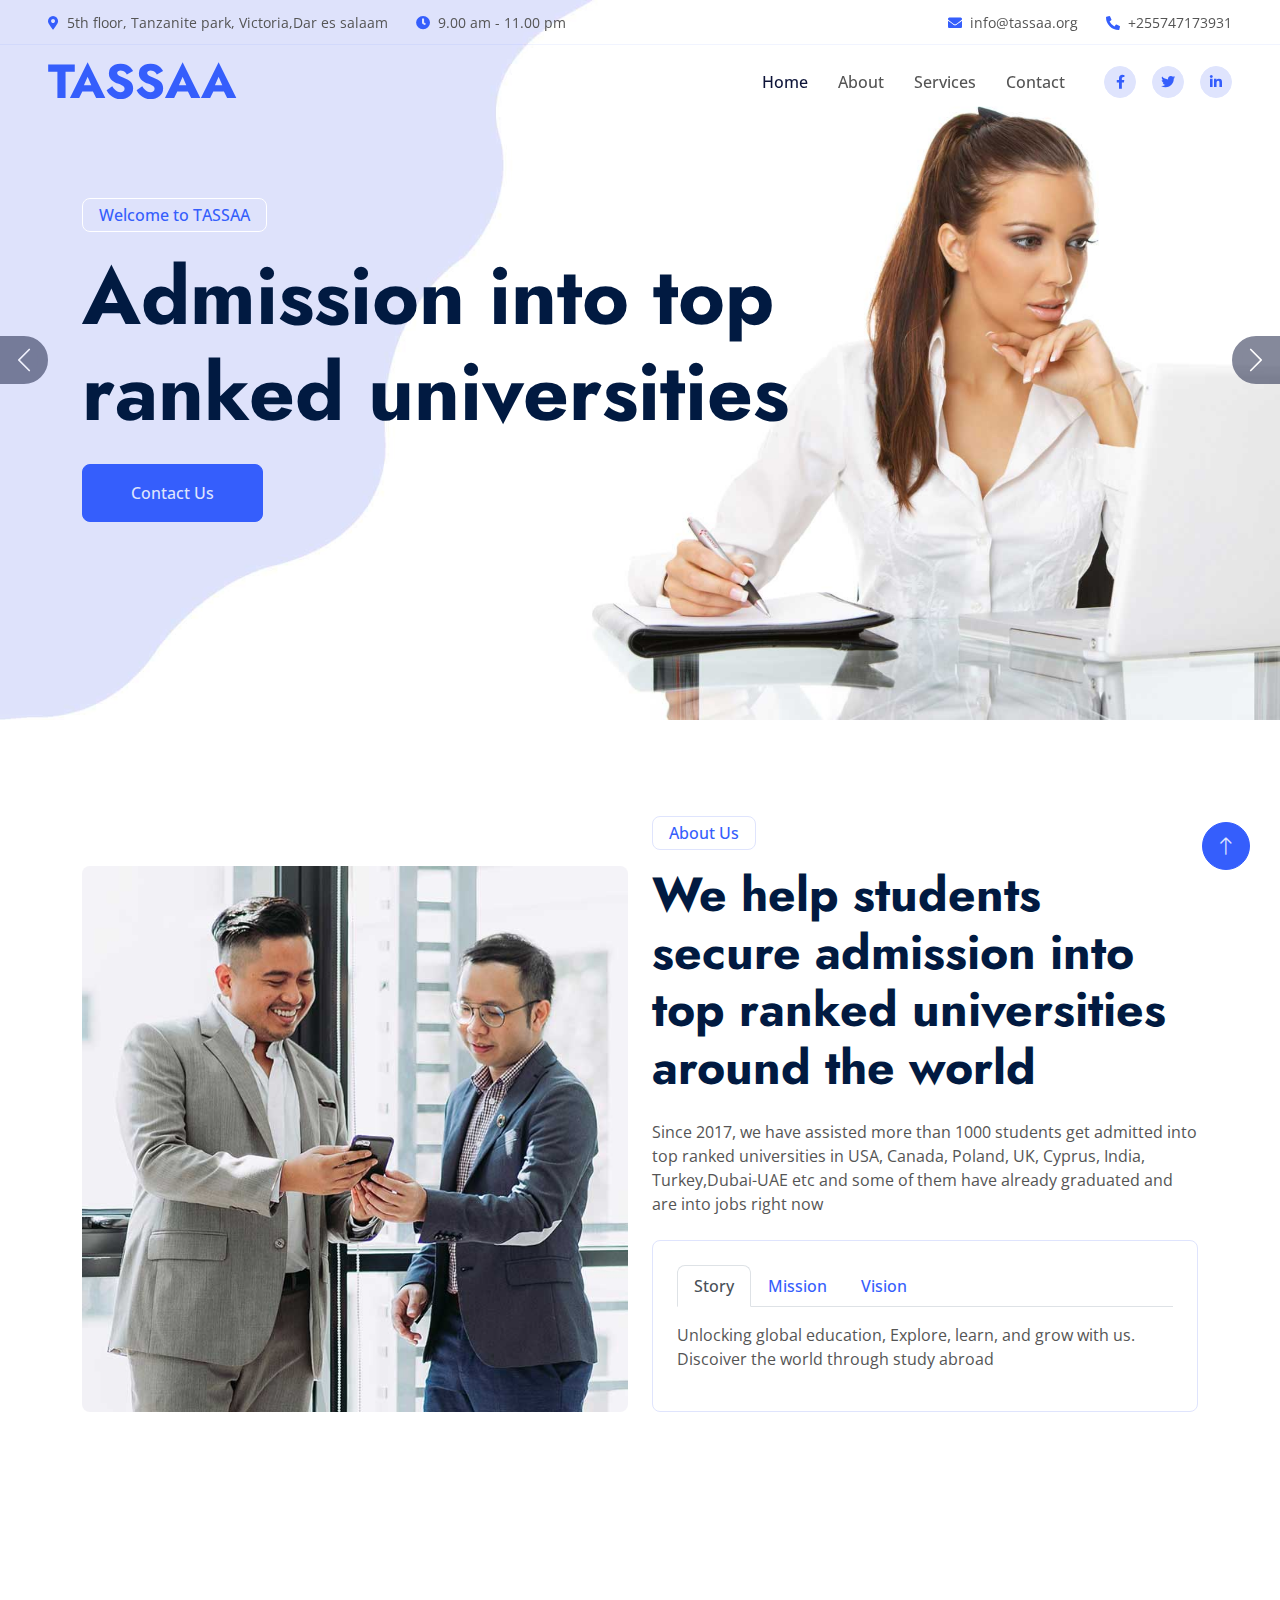
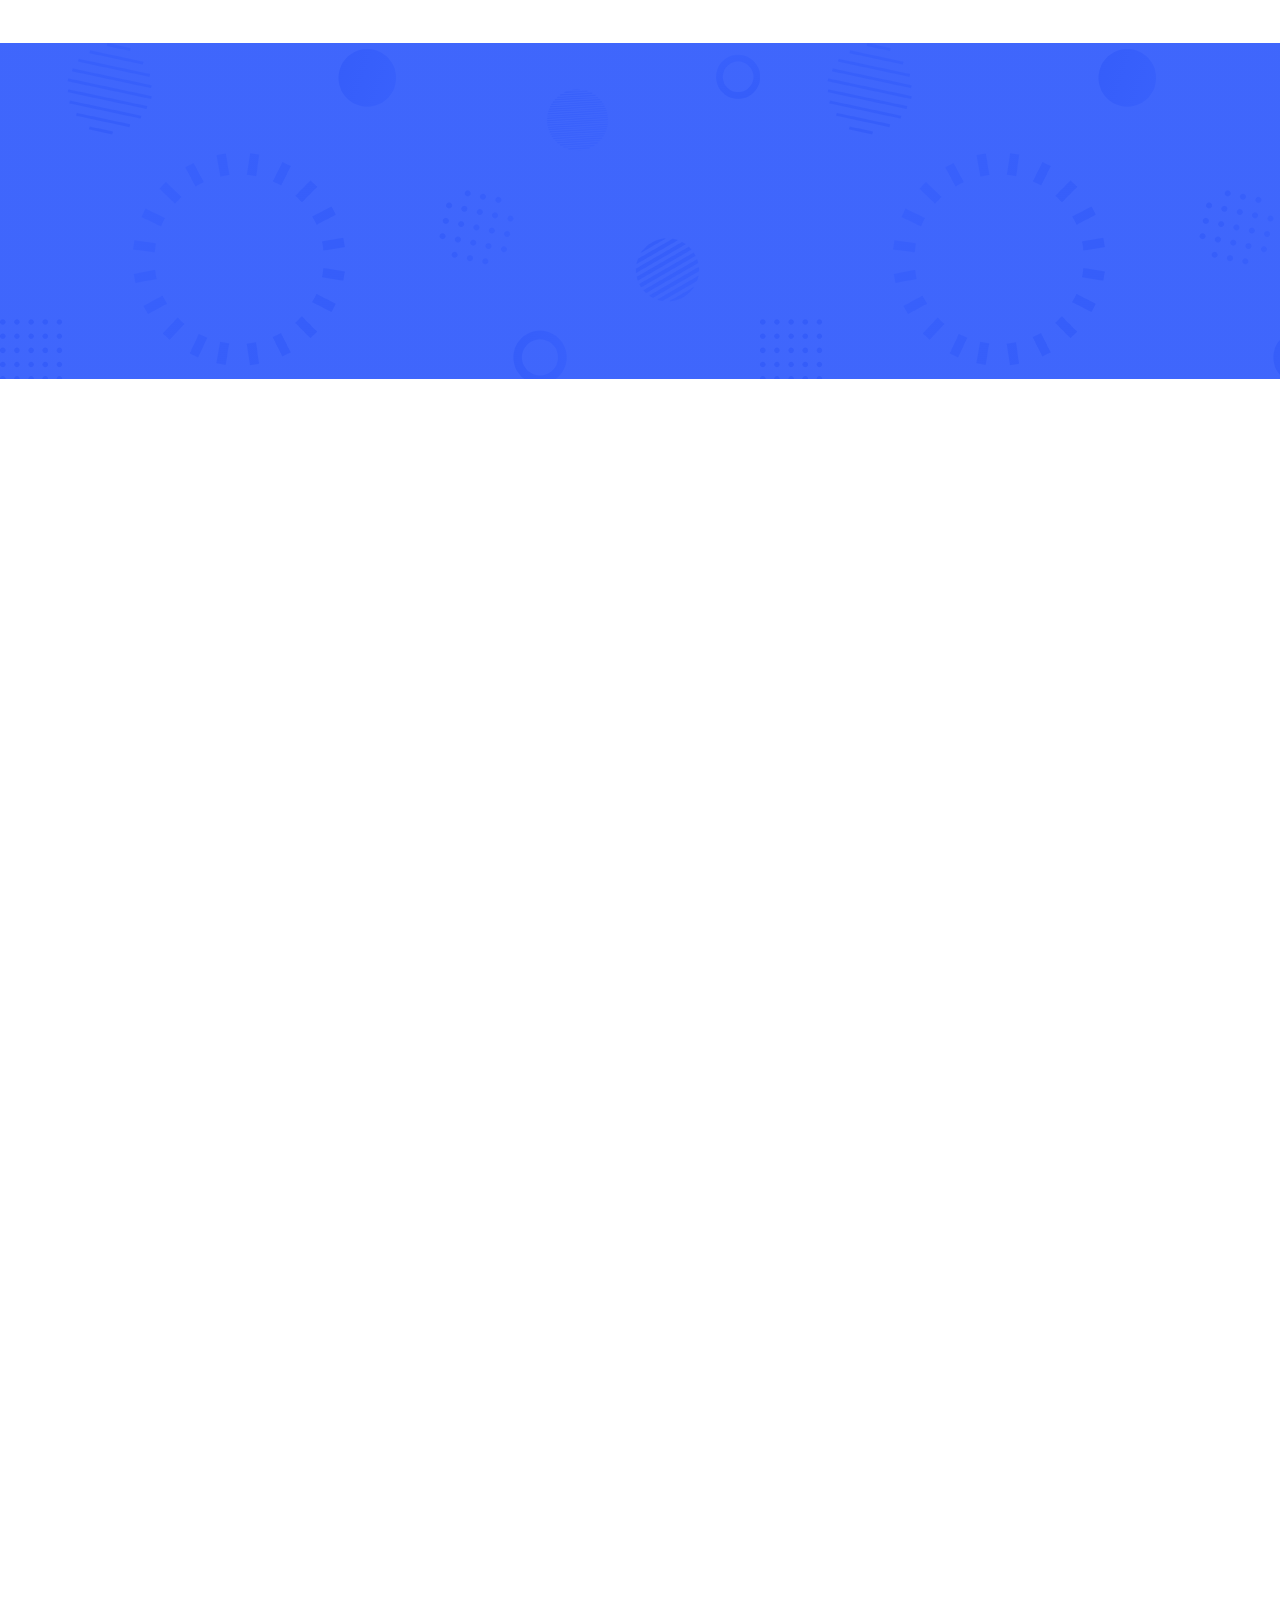
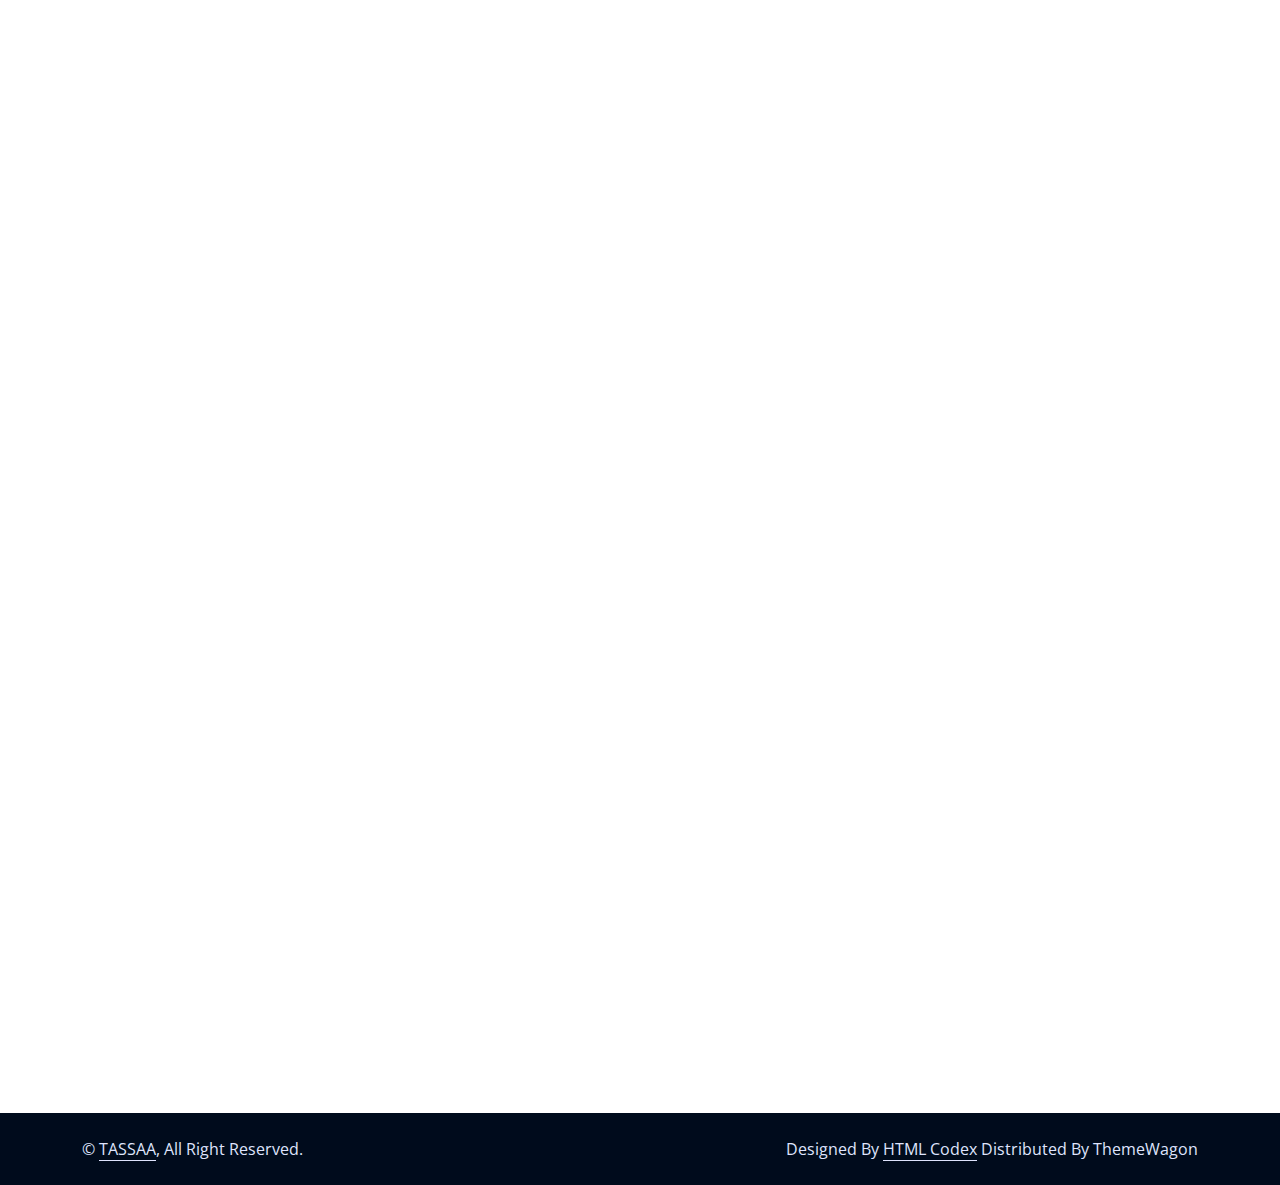
<file: index.html>
<!DOCTYPE html>
<html lang="en">

<head>
    <meta charset="utf-8">
    <title>TASSAA - Tanzania Students Study Abroad Association</title>
    <meta content="width=device-width, initial-scale=1.0" name="viewport">
    <meta content="" name="keywords">
    <meta content="" name="description">

    <!-- Favicon -->
    <link href="img/favicon.ico" rel="icon">

    <!-- Google Web Fonts -->
    <link rel="preconnect" href="https://fonts.googleapis.com">
    <link rel="preconnect" href="https://fonts.gstatic.com" crossorigin>
    <link
        href="https://fonts.googleapis.com/css2?family=Jost:wght@500;600;700&family=Open+Sans:wght@400;500&display=swap"
        rel="stylesheet">

    <!-- Icon Font Stylesheet -->
    <link href="https://cdnjs.cloudflare.com/ajax/libs/font-awesome/5.10.0/css/all.min.css" rel="stylesheet">
    <link href="https://cdn.jsdelivr.net/npm/bootstrap-icons@1.4.1/font/bootstrap-icons.css" rel="stylesheet">

    <!-- Libraries Stylesheet -->
    <link href="lib/animate/animate.min.css" rel="stylesheet">
    <link href="lib/owlcarousel/assets/owl.carousel.min.css" rel="stylesheet">

    <!-- Customized Bootstrap Stylesheet -->
    <link href="css/bootstrap.min.css" rel="stylesheet">

    <!-- Template Stylesheet -->
    <link href="css/style.css" rel="stylesheet">
</head>

<body>
    <!-- Spinner Start -->
    <div id="spinner"
        class="show bg-white position-fixed translate-middle w-100 vh-100 top-50 start-50 d-flex align-items-center justify-content-center">
        <div class="spinner-border text-primary" role="status" style="width: 3rem; height: 3rem;"></div>
    </div>
    <!-- Spinner End -->


    <!-- Navbar Start -->
    <div class="container-fluid fixed-top px-0 wow fadeIn" data-wow-delay="0.1s">
        <div class="top-bar row gx-0 align-items-center d-none d-lg-flex">
            <div class="col-lg-6 px-5 text-start">
                <small><i class="fa fa-map-marker-alt text-primary me-2"></i>5th floor, Tanzanite  park, Victoria,Dar es salaam</small>
                <small class="ms-4"><i class="fa fa-clock text-primary me-2"></i>9.00 am - 11.00 pm</small>
            </div>
            <div class="col-lg-6 px-5 text-end">
                <small><i class="fa fa-envelope text-primary me-2"></i>info@tassaa.org</small>
                <small class="ms-4"><i class="fa fa-phone-alt text-primary me-2"></i>+255747173931</small>
            </div>
        </div>

        <nav class="navbar navbar-expand-lg navbar-light py-lg-0 px-lg-5 wow fadeIn" data-wow-delay="0.1s">
            <a href="index.html" class="navbar-brand ms-4 ms-lg-0">
                <h1 class="display-5 text-primary m-0">TASSAA</h1>
            </a>
            <button type="button" class="navbar-toggler me-4" data-bs-toggle="collapse"
                data-bs-target="#navbarCollapse">
                <span class="navbar-toggler-icon"></span>
            </button>
            <div class="collapse navbar-collapse" id="navbarCollapse">
                <div class="navbar-nav ms-auto p-4 p-lg-0">
                    <a href="index.html" class="nav-item nav-link active">Home</a>
                    <a href="about.html" class="nav-item nav-link">About</a>
                    <a href="service.html" class="nav-item nav-link">Services</a>
                    <!-- <div class="nav-item dropdown">
                        <a href="#" class="nav-link dropdown-toggle" data-bs-toggle="dropdown">Pages</a>
                        <div class="dropdown-menu border-light m-0">
                            <a href="project.html" class="dropdown-item">Projects</a>
                            <a href="feature.html" class="dropdown-item">Features</a>
                            <a href="team.html" class="dropdown-item">Team Member</a>
                            <a href="testimonial.html" class="dropdown-item">Testimonial</a>
                            <a href="404.html" class="dropdown-item">404 Page</a>
                        </div>
                    </div> -->
                    <a href="contact.html" class="nav-item nav-link">Contact</a>
                </div>
                <div class="d-none d-lg-flex ms-2">
                    <a class="btn btn-light btn-sm-square rounded-circle ms-3" href="">
                        <small class="fab fa-facebook-f text-primary"></small>
                    </a>
                    <a class="btn btn-light btn-sm-square rounded-circle ms-3" href="">
                        <small class="fab fa-twitter text-primary"></small>
                    </a>
                    <a class="btn btn-light btn-sm-square rounded-circle ms-3" href="">
                        <small class="fab fa-linkedin-in text-primary"></small>
                    </a>
                </div>
            </div>
        </nav>
    </div>
    <!-- Navbar End -->


    <!-- Carousel Start -->
    <div class="container-fluid p-0 mb-5 wow fadeIn" data-wow-delay="0.1s">
        <div id="header-carousel" class="carousel slide carousel-fade" data-bs-ride="carousel">
            <div class="carousel-inner">
                <div class="carousel-item active">
                    <img class="w-100" src="img/carousel-1.jpg" alt="Image">
                    <div class="carousel-caption">
                        <div class="container">
                            <div class="row justify-content-start">
                                <div class="col-lg-8">
                                    <p
                                        class="d-inline-block border border-white rounded text-primary fw-semi-bold py-1 px-3 animated slideInDown">
                                        Welcome to TASSAA</p>
                                    <h1 class="display-1 mb-4 animated slideInDown">Admission into top ranked universities
                                    </h1>
                                    <a href="contact.html" class="btn btn-primary py-3 px-5 animated slideInDown">Contact Us</a>
                                </div>
                            </div>
                        </div>
                    </div>
                </div>
                <div class="carousel-item">
                    <img class="w-100" src="img/carousel-2.jpg" alt="Image">
                    <div class="carousel-caption">
                        <div class="container">
                            <div class="row justify-content-start">
                                <div class="col-lg-7">
                                    <p
                                        class="d-inline-block border border-white rounded text-primary fw-semi-bold py-1 px-3 animated slideInDown">
                                        Welcome to TASSAA</p>
                                    <h1 class="display-1 mb-4 animated slideInDown">Study anywhere in the world with us</h1>
                                    <a href="contact.html" class="btn btn-primary py-3 px-5 animated slideInDown">Contact Us</a>
                                </div>
                            </div>
                        </div>
                    </div>
                </div>
            </div>
            <button class="carousel-control-prev" type="button" data-bs-target="#header-carousel" data-bs-slide="prev">
                <span class="carousel-control-prev-icon" aria-hidden="true"></span>
                <span class="visually-hidden">Previous</span>
            </button>
            <button class="carousel-control-next" type="button" data-bs-target="#header-carousel" data-bs-slide="next">
                <span class="carousel-control-next-icon" aria-hidden="true"></span>
                <span class="visually-hidden">Next</span>
            </button>
        </div>
    </div>
    <!-- Carousel End -->


    <!-- About Start -->
    <div class="container-xxl py-5">
        <div class="container">
            <div class="row g-4 align-items-end mb-4">
                <div class="col-lg-6 wow fadeInUp" data-wow-delay="0.1s">
                    <img class="img-fluid rounded" src="img/about.jpg">
                </div>
                <div class="col-lg-6 wow fadeInUp" data-wow-delay="0.3s">
                    <p class="d-inline-block border rounded text-primary fw-semi-bold py-1 px-3">About Us</p>
                    <h1 class="display-5 mb-4">We help students secure admission into top ranked universities around the world</h1>
                    <p class="mb-4">Since 2017, we have assisted more than 1000 students get admitted into top ranked universities in USA, Canada, Poland, UK, Cyprus, India, Turkey,Dubai-UAE etc and some of them have already graduated and are into jobs right now
                    </p>
                    <div class="border rounded p-4">
                        <nav>
                            <div class="nav nav-tabs mb-3" id="nav-tab" role="tablist">
                                <button class="nav-link fw-semi-bold active" id="nav-story-tab" data-bs-toggle="tab"
                                    data-bs-target="#nav-story" type="button" role="tab" aria-controls="nav-story"
                                    aria-selected="true">Story</button>
                                <button class="nav-link fw-semi-bold" id="nav-mission-tab" data-bs-toggle="tab"
                                    data-bs-target="#nav-mission" type="button" role="tab" aria-controls="nav-mission"
                                    aria-selected="false">Mission</button>
                                <button class="nav-link fw-semi-bold" id="nav-vision-tab" data-bs-toggle="tab"
                                    data-bs-target="#nav-vision" type="button" role="tab" aria-controls="nav-vision"
                                    aria-selected="false">Vision</button>
                            </div>
                        </nav>
                        <div class="tab-content" id="nav-tabContent">
                            <div class="tab-pane fade show active" id="nav-story" role="tabpanel"
                                aria-labelledby="nav-story-tab">
                                <p>Unlocking global education, Explore, learn, and grow with us. Discoiver the world through study abroad</p>
<!--                                <p class="mb-0">Diam dolor diam ipsum et tempor sit. Aliqu diam amet diam et eos labore.-->
<!--                                    Clita erat ipsum et lorem et sit</p>-->
                            </div>
                            <div class="tab-pane fade" id="nav-mission" role="tabpanel"
                                aria-labelledby="nav-mission-tab">
                                <p>Increase the percentage of educated people and opportunities for the betterment of our nation at large</p>
<!--                                <p class="mb-0">Diam dolor diam ipsum et tempor sit. Aliqu diam amet diam et eos labore.-->
<!--                                    Clita erat ipsum et lorem et sit</p>-->
                            </div>
                            <div class="tab-pane fade" id="nav-vision" role="tabpanel" aria-labelledby="nav-vision-tab">
                                <p>We envision a nation where every citizen benefits from education both directly and indirectly.</p>
<!--                                <p class="mb-0">Diam dolor diam ipsum et tempor sit. Aliqu diam amet diam et eos labore.-->
<!--                                    Clita erat ipsum et lorem et sit</p>-->
                            </div>
                        </div>
                    </div>
                </div>
            </div>
            <div class="border rounded p-4 wow fadeInUp" data-wow-delay="0.1s">
                <div class="row g-4">
                    <div class="col-lg-4 wow fadeIn" data-wow-delay="0.1s">
                        <div class="h-100">
                            <div class="d-flex">
                                <div class="flex-shrink-0 btn-lg-square rounded-circle bg-primary">
                                    <i class="fa fa-times text-white"></i>
                                </div>
                                <div class="ps-3">
                                    <h4>No Hidden Cost</h4>
                                    <span>Pay tution  fee, hostels & ticket only</span>
                                </div>
                                <div class="border-end d-none d-lg-block"></div>
                            </div>
                            <div class="border-bottom mt-4 d-block d-lg-none"></div>
                        </div>
                    </div>
                    <div class="col-lg-4 wow fadeIn" data-wow-delay="0.3s">
                        <div class="h-100">
                            <div class="d-flex">
                                <div class="flex-shrink-0 btn-lg-square rounded-circle bg-primary">
                                    <i class="fa fa-users text-white"></i>
                                </div>
                                <div class="ps-3">
                                    <h4>High experience team</h4>
                                    <span>Best career guidance & counselling</span>
                                </div>
                                <div class="border-end d-none d-lg-block"></div>
                            </div>
                            <div class="border-bottom mt-4 d-block d-lg-none"></div>
                        </div>
                    </div>
                    <div class="col-lg-4 wow fadeIn" data-wow-delay="0.5s">
                        <div class="h-100">
                            <div class="d-flex">
                                <div class="flex-shrink-0 btn-lg-square rounded-circle bg-primary">
                                    <i class="fa fa-phone text-white"></i>
                                </div>
                                <div class="ps-3">
                                    <h4>Fast services</h4>
                                    <span>Travel in 5 - 30 days after application</span>
                                </div>
                            </div>
                        </div>
                    </div>
                </div>
            </div>
        </div>
    </div>
    <!-- About End -->


<!--    &lt;!&ndash; Facts Start &ndash;&gt;-->
<!--    <div class="container-fluid facts my-5 py-5">-->
<!--        <div class="container py-5">-->
<!--            <div class="row g-5">-->
<!--                <div class="col-sm-6 col-lg-3 text-center wow fadeIn" data-wow-delay="0.1s">-->
<!--                    <i class="fa fa-users fa-3x text-white mb-3"></i>-->
<!--                    <h1 class="display-4 text-white" data-toggle="counter-up">1000</h1>-->
<!--                    <span class="fs-5 text-white">Happy Students</span>-->
<!--                    <hr class="bg-white w-25 mx-auto mb-0">-->
<!--                </div>-->
<!--                <div class="col-sm-6 col-lg-3 text-center wow fadeIn" data-wow-delay="0.3s">-->
<!--                    <i class="fa fa-check fa-3x text-white mb-3"></i>-->
<!--                    <h1 class="display-4 text-white" data-toggle="counter-up">90</h1>-->
<!--                    <span class="fs-5 text-white">University  Partners</span>-->
<!--                    <hr class="bg-white w-25 mx-auto mb-0">-->
<!--                </div>-->
<!--                <div class="col-sm-6 col-lg-3 text-center wow fadeIn" data-wow-delay="0.5s">-->
<!--                    <i class="fa fa-users-cog fa-3x text-white mb-3"></i>-->
<!--                    <h1 class="display-4 text-white" data-toggle="counter-up">1500</h1>-->
<!--                    <span class="fs-5 text-white">Courses</span>-->
<!--                    <hr class="bg-white w-25 mx-auto mb-0">-->
<!--                </div>-->
<!--                <div class="col-sm-6 col-lg-3 text-center wow fadeIn" data-wow-delay="0.7s">-->
<!--                    <i class="fa fa-award fa-3x text-white mb-3"></i>-->
<!--                    <h1 class="display-4 text-white" data-toggle="counter-up">25</h1>-->
<!--                    <span class="fs-5 text-white">Awards Achieved</span>-->
<!--                    <hr class="bg-white w-25 mx-auto mb-0">-->
<!--                </div>-->
<!--            </div>-->
<!--        </div>-->
<!--    </div>-->
<!--    &lt;!&ndash; Facts End &ndash;&gt;-->


<!--    &lt;!&ndash; Features Start &ndash;&gt;-->
<!--    <div class="container-xxl feature py-5">-->
<!--        <div class="container">-->
<!--            <div class="row g-5 align-items-center">-->
<!--                <div class="col-lg-6 wow fadeInUp" data-wow-delay="0.1s">-->
<!--                    <p class="d-inline-block border rounded text-primary fw-semi-bold py-1 px-3">Why Choosing Us!</p>-->
<!--                    <h1 class="display-5 mb-4">Few Reasons Why People Choosing Us!</h1>-->
<!--                    <p class="mb-4">Tempor erat elitr rebum at clita. Diam dolor diam ipsum sit. Aliqu diam amet diam et-->
<!--                        eos. Clita erat ipsum et lorem et sit, sed stet lorem sit clita duo justo magna dolore erat amet-->
<!--                    </p>-->
<!--                    <a class="btn btn-primary py-3 px-5" href="">Explore More</a>-->
<!--                </div>-->
<!--                <div class="col-lg-6">-->
<!--                    <div class="row g-4 align-items-center">-->
<!--                        <div class="col-md-6">-->
<!--                            <div class="row g-4">-->
<!--                                <div class="col-12 wow fadeIn" data-wow-delay="0.3s">-->
<!--                                    <div class="feature-box border rounded p-4">-->
<!--                                        <i class="fa fa-check fa-3x text-primary mb-3"></i>-->
<!--                                        <h4 class="mb-3">Fast Executions</h4>-->
<!--                                        <p class="mb-3">Clita erat ipsum et lorem et sit, sed stet lorem sit clita duo-->
<!--                                            justo erat amet</p>-->
<!--                                        <a class="fw-semi-bold" href="">Read More <i-->
<!--                                                class="fa fa-arrow-right ms-1"></i></a>-->
<!--                                    </div>-->
<!--                                </div>-->
<!--                                <div class="col-12 wow fadeIn" data-wow-delay="0.5s">-->
<!--                                    <div class="feature-box border rounded p-4">-->
<!--                                        <i class="fa fa-check fa-3x text-primary mb-3"></i>-->
<!--                                        <h4 class="mb-3">Guide & Support</h4>-->
<!--                                        <p class="mb-3">Clita erat ipsum et lorem et sit, sed stet lorem sit clita duo-->
<!--                                            justo erat amet</p>-->
<!--                                        <a class="fw-semi-bold" href="">Read More <i-->
<!--                                                class="fa fa-arrow-right ms-1"></i></a>-->
<!--                                    </div>-->
<!--                                </div>-->
<!--                            </div>-->
<!--                        </div>-->
<!--                        <div class="col-md-6 wow fadeIn" data-wow-delay="0.7s">-->
<!--                            <div class="feature-box border rounded p-4">-->
<!--                                <i class="fa fa-check fa-3x text-primary mb-3"></i>-->
<!--                                <h4 class="mb-3">Financial Secure</h4>-->
<!--                                <p class="mb-3">Clita erat ipsum et lorem et sit, sed stet lorem sit clita duo justo-->
<!--                                    erat amet</p>-->
<!--                                <a class="fw-semi-bold" href="">Read More <i class="fa fa-arrow-right ms-1"></i></a>-->
<!--                            </div>-->
<!--                        </div>-->
<!--                    </div>-->
<!--                </div>-->
<!--            </div>-->
<!--        </div>-->
<!--    </div>-->
<!--    &lt;!&ndash; Features End &ndash;&gt;-->


<!--    &lt;!&ndash; Service Start &ndash;&gt;-->
<!--    <div class="container-xxl service py-5">-->
<!--        <div class="container">-->
<!--            <div class="text-center mx-auto wow fadeInUp" data-wow-delay="0.1s" style="max-width: 600px;">-->
<!--                <p class="d-inline-block border rounded text-primary fw-semi-bold py-1 px-3">Our Services</p>-->
<!--                <h1 class="display-5 mb-5">Awesome Financial Services For Business</h1>-->
<!--            </div>-->
<!--            <div class="row g-4 wow fadeInUp" data-wow-delay="0.3s">-->
<!--                <div class="col-lg-4">-->
<!--                    <div class="nav nav-pills d-flex justify-content-between w-100 h-100 me-4">-->
<!--                        <button class="nav-link w-100 d-flex align-items-center text-start border p-4 mb-4 active"-->
<!--                            data-bs-toggle="pill" data-bs-target="#tab-pane-1" type="button">-->
<!--                            <h5 class="m-0"><i class="fa fa-bars text-primary me-3"></i>Financial Planning</h5>-->
<!--                        </button>-->
<!--                        <button class="nav-link w-100 d-flex align-items-center text-start border p-4 mb-4"-->
<!--                            data-bs-toggle="pill" data-bs-target="#tab-pane-2" type="button">-->
<!--                            <h5 class="m-0"><i class="fa fa-bars text-primary me-3"></i>Cash Investment</h5>-->
<!--                        </button>-->
<!--                        <button class="nav-link w-100 d-flex align-items-center text-start border p-4 mb-4"-->
<!--                            data-bs-toggle="pill" data-bs-target="#tab-pane-3" type="button">-->
<!--                            <h5 class="m-0"><i class="fa fa-bars text-primary me-3"></i>Financial Consultancy</h5>-->
<!--                        </button>-->
<!--                        <button class="nav-link w-100 d-flex align-items-center text-start border p-4 mb-0"-->
<!--                            data-bs-toggle="pill" data-bs-target="#tab-pane-4" type="button">-->
<!--                            <h5 class="m-0"><i class="fa fa-bars text-primary me-3"></i>Business Loans</h5>-->
<!--                        </button>-->
<!--                    </div>-->
<!--                </div>-->
<!--                <div class="col-lg-8">-->
<!--                    <div class="tab-content w-100">-->
<!--                        <div class="tab-pane fade show active" id="tab-pane-1">-->
<!--                            <div class="row g-4">-->
<!--                                <div class="col-md-6" style="min-height: 350px;">-->
<!--                                    <div class="position-relative h-100">-->
<!--                                        <img class="position-absolute rounded w-100 h-100" src="img/service-1.jpg"-->
<!--                                            style="object-fit: cover;" alt="">-->
<!--                                    </div>-->
<!--                                </div>-->
<!--                                <div class="col-md-6">-->
<!--                                    <h3 class="mb-4">25 Years Of Experience In Financial Support</h3>-->
<!--                                    <p class="mb-4">Tempor erat elitr rebum at clita. Diam dolor diam ipsum sit. Aliqu-->
<!--                                        diam amet diam et eos. Clita erat ipsum et lorem et sit, sed stet lorem sit-->
<!--                                        clita duo justo erat amet.</p>-->
<!--                                    <p><i class="fa fa-check text-primary me-3"></i>Secured Loans</p>-->
<!--                                    <p><i class="fa fa-check text-primary me-3"></i>Credit Facilities</p>-->
<!--                                    <p><i class="fa fa-check text-primary me-3"></i>Cash Advanced</p>-->
<!--                                    <a href="" class="btn btn-primary py-3 px-5 mt-3">Read More</a>-->
<!--                                </div>-->
<!--                            </div>-->
<!--                        </div>-->
<!--                        <div class="tab-pane fade" id="tab-pane-2">-->
<!--                            <div class="row g-4">-->
<!--                                <div class="col-md-6" style="min-height: 350px;">-->
<!--                                    <div class="position-relative h-100">-->
<!--                                        <img class="position-absolute rounded w-100 h-100" src="img/service-2.jpg"-->
<!--                                            style="object-fit: cover;" alt="">-->
<!--                                    </div>-->
<!--                                </div>-->
<!--                                <div class="col-md-6">-->
<!--                                    <h3 class="mb-4">25 Years Of Experience In Financial Support</h3>-->
<!--                                    <p class="mb-4">Tempor erat elitr rebum at clita. Diam dolor diam ipsum sit. Aliqu-->
<!--                                        diam amet diam et eos. Clita erat ipsum et lorem et sit, sed stet lorem sit-->
<!--                                        clita duo justo erat amet.</p>-->
<!--                                    <p><i class="fa fa-check text-primary me-3"></i>Secured Loans</p>-->
<!--                                    <p><i class="fa fa-check text-primary me-3"></i>Credit Facilities</p>-->
<!--                                    <p><i class="fa fa-check text-primary me-3"></i>Cash Advanced</p>-->
<!--                                    <a href="" class="btn btn-primary py-3 px-5 mt-3">Read More</a>-->
<!--                                </div>-->
<!--                            </div>-->
<!--                        </div>-->
<!--                        <div class="tab-pane fade" id="tab-pane-3">-->
<!--                            <div class="row g-4">-->
<!--                                <div class="col-md-6" style="min-height: 350px;">-->
<!--                                    <div class="position-relative h-100">-->
<!--                                        <img class="position-absolute rounded w-100 h-100" src="img/service-3.jpg"-->
<!--                                            style="object-fit: cover;" alt="">-->
<!--                                    </div>-->
<!--                                </div>-->
<!--                                <div class="col-md-6">-->
<!--                                    <h3 class="mb-4">25 Years Of Experience In Financial Support</h3>-->
<!--                                    <p class="mb-4">Tempor erat elitr rebum at clita. Diam dolor diam ipsum sit. Aliqu-->
<!--                                        diam amet diam et eos. Clita erat ipsum et lorem et sit, sed stet lorem sit-->
<!--                                        clita duo justo erat amet.</p>-->
<!--                                    <p><i class="fa fa-check text-primary me-3"></i>Secured Loans</p>-->
<!--                                    <p><i class="fa fa-check text-primary me-3"></i>Credit Facilities</p>-->
<!--                                    <p><i class="fa fa-check text-primary me-3"></i>Cash Advanced</p>-->
<!--                                    <a href="" class="btn btn-primary py-3 px-5 mt-3">Read More</a>-->
<!--                                </div>-->
<!--                            </div>-->
<!--                        </div>-->
<!--                        <div class="tab-pane fade" id="tab-pane-4">-->
<!--                            <div class="row g-4">-->
<!--                                <div class="col-md-6" style="min-height: 350px;">-->
<!--                                    <div class="position-relative h-100">-->
<!--                                        <img class="position-absolute rounded w-100 h-100" src="img/service-4.jpg"-->
<!--                                            style="object-fit: cover;" alt="">-->
<!--                                    </div>-->
<!--                                </div>-->
<!--                                <div class="col-md-6">-->
<!--                                    <h3 class="mb-4">25 Years Of Experience In Financial Support</h3>-->
<!--                                    <p class="mb-4">Tempor erat elitr rebum at clita. Diam dolor diam ipsum sit. Aliqu-->
<!--                                        diam amet diam et eos. Clita erat ipsum et lorem et sit, sed stet lorem sit-->
<!--                                        clita duo justo erat amet.</p>-->
<!--                                    <p><i class="fa fa-check text-primary me-3"></i>Secured Loans</p>-->
<!--                                    <p><i class="fa fa-check text-primary me-3"></i>Credit Facilities</p>-->
<!--                                    <p><i class="fa fa-check text-primary me-3"></i>Cash Advanced</p>-->
<!--                                    <a href="" class="btn btn-primary py-3 px-5 mt-3">Read More</a>-->
<!--                                </div>-->
<!--                            </div>-->
<!--                        </div>-->
<!--                    </div>-->
<!--                </div>-->
<!--            </div>-->
<!--        </div>-->
<!--    </div>-->
<!--    &lt;!&ndash; Service End &ndash;&gt;-->


    <!-- Callback Start -->
    <div class="container-fluid callback my-5 pt-5">
        <div class="container pt-5">
            <div class="row justify-content-center">
                <div class="col-lg-7">
                    <div class="bg-white border rounded p-4 p-sm-5 wow fadeInUp" data-wow-delay="0.5s">
                        <div class="text-center mx-auto wow fadeInUp" data-wow-delay="0.1s" style="max-width: 600px;">
                            <p class="d-inline-block border rounded text-primary fw-semi-bold py-1 px-3">Get In Touch
                            </p>
                            <h1 class="display-5 mb-5">Request A Call-Back</h1>
                        </div>
                        <div class="row g-3">
                            <div class="col-sm-6">
                                <div class="form-floating">
                                    <input type="text" class="form-control" id="name" placeholder="Your Name">
                                    <label for="name">Your Name</label>
                                </div>
                            </div>
                            <div class="col-sm-6">
                                <div class="form-floating">
                                    <input type="email" class="form-control" id="mail" placeholder="Your Email">
                                    <label for="mail">Your Email</label>
                                </div>
                            </div>
                            <div class="col-sm-6">
                                <div class="form-floating">
                                    <input type="text" class="form-control" id="mobile" placeholder="Your Mobile">
                                    <label for="mobile">Your Mobile</label>
                                </div>
                            </div>
                            <div class="col-sm-6">
                                <div class="form-floating">
                                    <input type="text" class="form-control" id="subject" placeholder="Subject">
                                    <label for="subject">Subject</label>
                                </div>
                            </div>
                            <div class="col-12">
                                <div class="form-floating">
                                    <textarea class="form-control" placeholder="Leave a message here" id="message"
                                        style="height: 100px"></textarea>
                                    <label for="message">Message</label>
                                </div>
                            </div>
                            <div class="col-12 text-center">
                                <button class="btn btn-primary w-100 py-3" type="submit">Submit Now</button>
                            </div>
                        </div>
                    </div>
                </div>
            </div>
        </div>
    </div>
    <!-- Callback End -->


    <!-- Projects Start -->
    <!-- <div class="container-xxl py-5">
        <div class="container">
            <div class="text-center mx-auto wow fadeInUp" data-wow-delay="0.1s" style="max-width: 600px;">
                <p class="d-inline-block border rounded text-primary fw-semi-bold py-1 px-3">Our Projects</p>
                <h1 class="display-5 mb-5">We Have Completed Latest Projects</h1>
            </div>
            <div class="owl-carousel project-carousel wow fadeInUp" data-wow-delay="0.3s">
                <div class="project-item pe-5 pb-5">
                    <div class="project-img mb-3">
                        <img class="img-fluid rounded" src="img/service-1.jpg" alt="">
                        <a href=""><i class="fa fa-link fa-3x text-primary"></i></a>
                    </div>
                    <div class="project-title">
                        <h4 class="mb-0">Financial Planning</h4>
                    </div>
                </div>
                <div class="project-item pe-5 pb-5">
                    <div class="project-img mb-3">
                        <img class="img-fluid rounded" src="img/service-2.jpg" alt="">
                        <a href=""><i class="fa fa-link fa-3x text-primary"></i></a>
                    </div>
                    <div class="project-title">
                        <h4 class="mb-0">Cash Investment</h4>
                    </div>
                </div>
                <div class="project-item pe-5 pb-5">
                    <div class="project-img mb-3">
                        <img class="img-fluid rounded" src="img/service-3.jpg" alt="">
                        <a href=""><i class="fa fa-link fa-3x text-primary"></i></a>
                    </div>
                    <div class="project-title">
                        <h4 class="mb-0">Financial Consultancy</h4>
                    </div>
                </div>
                <div class="project-item pe-5 pb-5">
                    <div class="project-img mb-3">
                        <img class="img-fluid rounded" src="img/service-4.jpg" alt="">
                        <a href=""><i class="fa fa-link fa-3x text-primary"></i></a>
                    </div>
                    <div class="project-title">
                        <h4 class="mb-0">Business Loans</h4>
                    </div>
                </div>
            </div>
        </div>
    </div> -->
    <!-- Projects End -->


    <!-- Team Start -->
    <div class="container-xxl py-5">
        <div class="container">
            <div class="text-center mx-auto wow fadeInUp" data-wow-delay="0.1s" style="max-width: 600px;">
                <p class="d-inline-block border rounded text-primary fw-semi-bold py-1 px-3">Our Team</p>
                <h1 class="display-5 mb-5">Exclusive Team</h1>
            </div>
            <div class="row g-4">
                <div class="col-lg-4 col-md-6 wow fadeInUp" data-wow-delay="0.1s">
                    <div class="team-item">
                        <img class="img-fluid rounded" src="img/team-1.jpg" alt="">
                        <div class="team-text">
                            <h4 class="mb-0">Aloyce Mkwizu</h4>
                            <div class="team-social d-flex">
                                <a class="btn btn-square rounded-circle mx-1" href=""><i
                                        class="fab fa-facebook-f"></i></a>
                                <a class="btn btn-square rounded-circle mx-1" href=""><i class="fab fa-twitter"></i></a>
                                <a class="btn btn-square rounded-circle mx-1" href=""><i
                                        class="fab fa-instagram"></i></a>
                            </div>
                        </div>
                    </div>
                </div>
                <div class="col-lg-4 col-md-6 wow fadeInUp" data-wow-delay="0.3s">
                    <div class="team-item">
                        <img class="img-fluid rounded" src="img/team-2.jpg" alt="">
                        <div class="team-text">
                            <h4 class="mb-0">Innocent Beda</h4>
                            <div class="team-social d-flex">
                                <a class="btn btn-square rounded-circle mx-1" href=""><i
                                        class="fab fa-facebook-f"></i></a>
                                <a class="btn btn-square rounded-circle mx-1" href=""><i class="fab fa-twitter"></i></a>
                                <a class="btn btn-square rounded-circle mx-1" href=""><i
                                        class="fab fa-instagram"></i></a>
                            </div>
                        </div>
                    </div>
                </div>
                <div class="col-lg-4 col-md-6 wow fadeInUp" data-wow-delay="0.5s">
                    <div class="team-item">
                        <img class="img-fluid rounded" src="img/team-3.jpg" alt="">
                        <div class="team-text">
                            <h4 class="mb-0">Valeria Valeria</h4>
                            <div class="team-social d-flex">
                                <a class="btn btn-square rounded-circle mx-1" href=""><i
                                        class="fab fa-facebook-f"></i></a>
                                <a class="btn btn-square rounded-circle mx-1" href=""><i class="fab fa-twitter"></i></a>
                                <a class="btn btn-square rounded-circle mx-1" href=""><i
                                        class="fab fa-instagram"></i></a>
                            </div>
                        </div>
                    </div>
                </div>
            </div>
        </div>
    </div>
    <!-- Team End -->


    <!-- Testimonial Start -->
    <div class="container-xxl py-5">
        <div class="container">
            <div class="text-center mx-auto wow fadeInUp" data-wow-delay="0.1s" style="max-width: 600px;">
                <p class="d-inline-block border rounded text-primary fw-semi-bold py-1 px-3">Testimonial</p>
                <h1 class="display-5 mb-5">What Our Clients Say!</h1>
            </div>
            <div class="owl-carousel testimonial-carousel wow fadeInUp" data-wow-delay="0.3s">
                <div class="testimonial-item">
                    <div class="testimonial-text border rounded p-4 pt-5 mb-5">
                        <div class="btn-square bg-white border rounded-circle">
                            <i class="fa fa-quote-right fa-2x text-primary"></i>
                        </div>
                        Dolores sed duo clita tempor justo dolor et stet lorem kasd labore dolore lorem ipsum. At lorem
                        lorem magna ut et, nonumy et labore et tempor diam tempor erat.
                    </div>
                    <img class="rounded-circle mb-3" src="img/testimonial-1.jpg" alt="">
                    <h4>Client Name</h4>
                    <span>Profession</span>
                </div>
                <div class="testimonial-item">
                    <div class="testimonial-text border rounded p-4 pt-5 mb-5">
                        <div class="btn-square bg-white border rounded-circle">
                            <i class="fa fa-quote-right fa-2x text-primary"></i>
                        </div>
                        Dolores sed duo clita tempor justo dolor et stet lorem kasd labore dolore lorem ipsum. At lorem
                        lorem magna ut et, nonumy et labore et tempor diam tempor erat.
                    </div>
                    <img class="rounded-circle mb-3" src="img/testimonial-2.jpg" alt="">
                    <h4>Client Name</h4>
                    <span>Profession</span>
                </div>
                <div class="testimonial-item">
                    <div class="testimonial-text border rounded p-4 pt-5 mb-5">
                        <div class="btn-square bg-white border rounded-circle">
                            <i class="fa fa-quote-right fa-2x text-primary"></i>
                        </div>
                        Dolores sed duo clita tempor justo dolor et stet lorem kasd labore dolore lorem ipsum. At lorem
                        lorem magna ut et, nonumy et labore et tempor diam tempor erat.
                    </div>
                    <img class="rounded-circle mb-3" src="img/testimonial-3.jpg" alt="">
                    <h4>Client Name</h4>
                    <span>Profession</span>
                </div>
                <div class="testimonial-item">
                    <div class="testimonial-text border rounded p-4 pt-5 mb-5">
                        <div class="btn-square bg-white border rounded-circle">
                            <i class="fa fa-quote-right fa-2x text-primary"></i>
                        </div>
                        Dolores sed duo clita tempor justo dolor et stet lorem kasd labore dolore lorem ipsum. At lorem
                        lorem magna ut et, nonumy et labore et tempor diam tempor erat.
                    </div>
                    <img class="rounded-circle mb-3" src="img/testimonial-4.jpg" alt="">
                    <h4>Client Name</h4>
                    <span>Profession</span>
                </div>
            </div>
        </div>
    </div>
    <!-- Testimonial End -->


    <!-- Footer Start -->
    <div class="container-fluid bg-dark text-light footer mt-5 py-5 wow fadeIn" data-wow-delay="0.1s">
        <div class="container py-5">
            <div class="row g-5">
                <div class="col-lg-3 col-md-6">
                    <h4 class="text-white mb-4">Our Office</h4>
                    <p class="mb-2"><i class="fa fa-map-marker-alt me-3"></i>5th floor, Tanzanite park, Victoria,Dar es salaam</p>
                    <p class="mb-2"><i class="fa fa-phone-alt me-3"></i>+255747173931</p>
                    <p class="mb-2"><i class="fa fa-envelope me-3"></i>info@tassaa.org</p>
                    <div class="d-flex pt-2">
                        <a class="btn btn-square btn-outline-light rounded-circle me-2" href=""><i
                                class="fab fa-twitter"></i></a>
                        <a class="btn btn-square btn-outline-light rounded-circle me-2" href=""><i
                                class="fab fa-facebook-f"></i></a>
                        <a class="btn btn-square btn-outline-light rounded-circle me-2" href=""><i
                                class="fab fa-youtube"></i></a>
                        <a class="btn btn-square btn-outline-light rounded-circle me-2" href=""><i
                                class="fab fa-linkedin-in"></i></a>
                    </div>
                </div>
                <div class="col-lg-3 col-md-6">
                    <h4 class="text-white mb-4">Services</h4>
                    <a class="btn btn-link" href="">universities Application</a>
                    <a class="btn btn-link" href="">Career Guidance</a>
                    <a class="btn btn-link" href="">Visa Consultancy</a> 
                </div>
                <div class="col-lg-3 col-md-6">
                    <h4 class="text-white mb-4">Quick Links</h4>
                    <a class="btn btn-link" href="">About Us</a>
                    <a class="btn btn-link" href="">Contact Us</a>
                    <a class="btn btn-link" href="">Our Services</a>
                    
                </div>
                <div class="col-lg-3 col-md-6">
                    <h4 class="text-white mb-4">Newsletter</h4>
                    <p>Subscribe to our Newsletter.</p>
                    <div class="position-relative w-100">
                        <input class="form-control bg-white border-0 w-100 py-3 ps-4 pe-5" type="text"
                            placeholder="Your email">
                        <button type="button"
                            class="btn btn-primary py-2 position-absolute top-0 end-0 mt-2 me-2">SignUp</button>
                    </div>
                </div>
            </div>
        </div>
    </div>
    <!-- Footer End -->


    <!-- Copyright Start -->
    <div class="container-fluid copyright py-4">
        <div class="container">
            <div class="row">
                <div class="col-md-6 text-center text-md-start mb-3 mb-md-0">
                    &copy; <a class="border-bottom" href="#">TASSAA</a>, All Right Reserved.
                </div>
                <div class="col-md-6 text-center text-md-end">
                    <!--/*** This template is free as long as you keep the footer author’s credit link/attribution link/backlink. If you'd like to use the template without the footer author’s credit link/attribution link/backlink, you can purchase the Credit Removal License from "https://htmlcodex.com/credit-removal". Thank you for your support. ***/-->
                    Designed By <a class="border-bottom" href="https://htmlcodex.com">HTML Codex</a> Distributed By <a
                    href="https://themewagon.com">ThemeWagon</a>
                </div>
            </div>
        </div>
    </div>
    <!-- Copyright End -->


    <!-- Back to Top -->
    <a href="#" class="btn btn-lg btn-primary btn-lg-square rounded-circle back-to-top"><i
            class="bi bi-arrow-up"></i></a>


    <!-- JavaScript Libraries -->
    <script src="https://code.jquery.com/jquery-3.4.1.min.js"></script>
    <script src="https://cdn.jsdelivr.net/npm/bootstrap@5.0.0/dist/js/bootstrap.bundle.min.js"></script>
    <script src="lib/wow/wow.min.js"></script>
    <script src="lib/easing/easing.min.js"></script>
    <script src="lib/waypoints/waypoints.min.js"></script>
    <script src="lib/owlcarousel/owl.carousel.min.js"></script>
    <script src="lib/counterup/counterup.min.js"></script>

    <!-- Template Javascript -->
    <script src="js/main.js"></script>
</body>

</html>
</file>
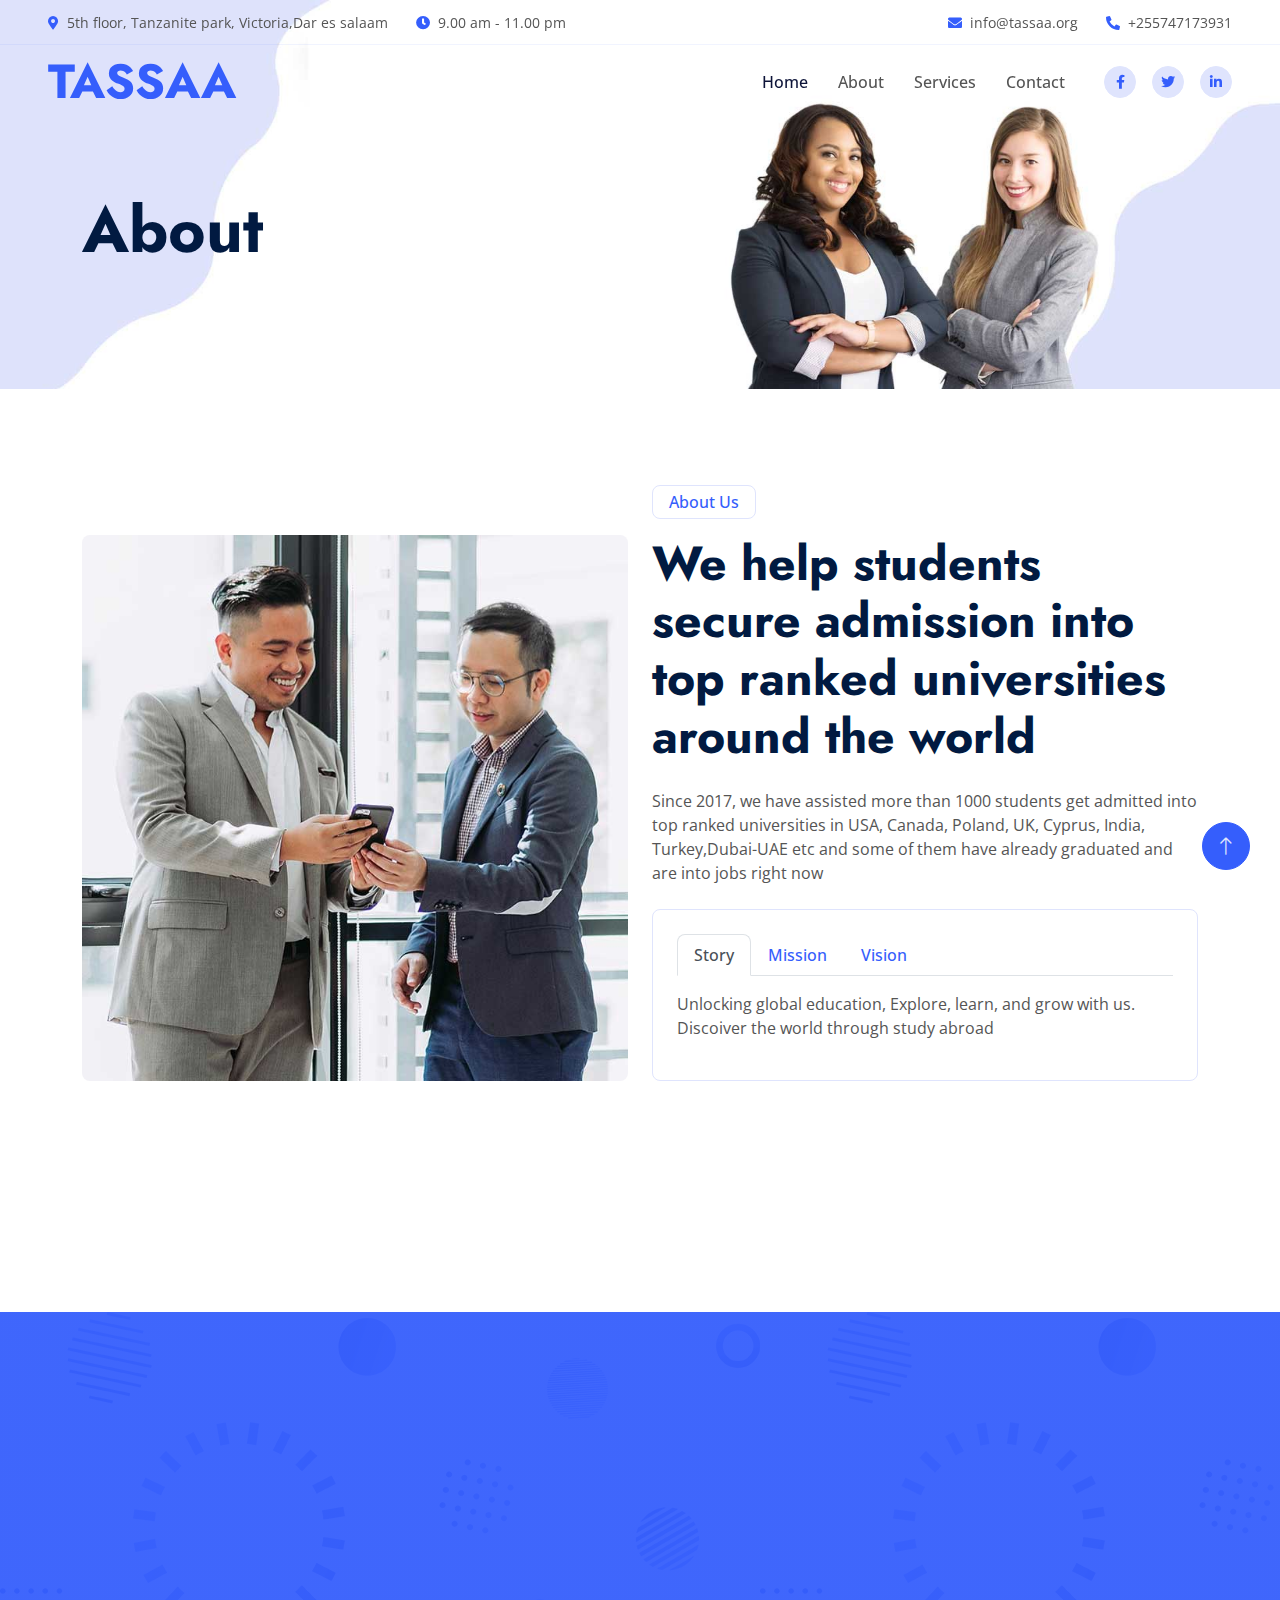
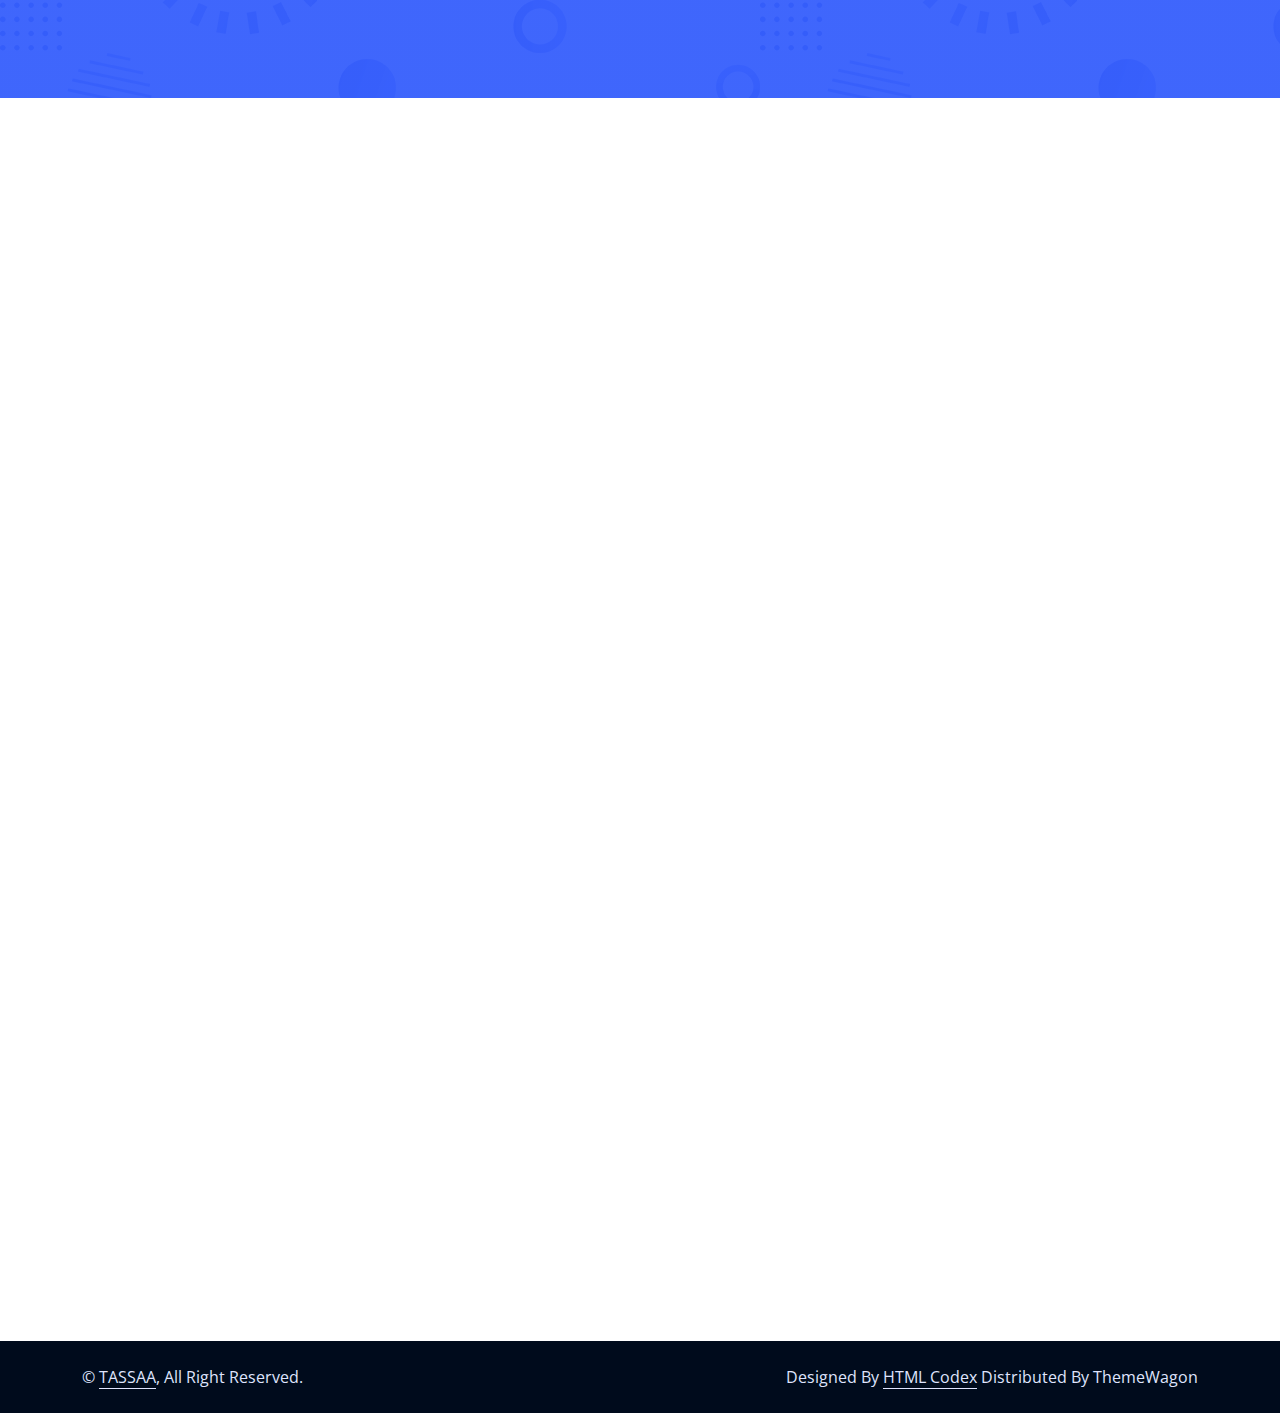
<file: about.html>
<!DOCTYPE html>
<html lang="en">

<head>
    <meta charset="utf-8">
    <title>TASSAA - Tanzania Students Study Abroad Association</title>
    <meta content="width=device-width, initial-scale=1.0" name="viewport">
    <meta content="" name="keywords">
    <meta content="" name="description">

    <!-- Favicon -->
    <link href="img/favicon.ico" rel="icon">

    <!-- Google Web Fonts -->
    <link rel="preconnect" href="https://fonts.googleapis.com">
    <link rel="preconnect" href="https://fonts.gstatic.com" crossorigin>
    <link
        href="https://fonts.googleapis.com/css2?family=Jost:wght@500;600;700&family=Open+Sans:wght@400;500&display=swap"
        rel="stylesheet">

    <!-- Icon Font Stylesheet -->
    <link href="https://cdnjs.cloudflare.com/ajax/libs/font-awesome/5.10.0/css/all.min.css" rel="stylesheet">
    <link href="https://cdn.jsdelivr.net/npm/bootstrap-icons@1.4.1/font/bootstrap-icons.css" rel="stylesheet">

    <!-- Libraries Stylesheet -->
    <link href="lib/animate/animate.min.css" rel="stylesheet">
    <link href="lib/owlcarousel/assets/owl.carousel.min.css" rel="stylesheet">

    <!-- Customized Bootstrap Stylesheet -->
    <link href="css/bootstrap.min.css" rel="stylesheet">

    <!-- Template Stylesheet -->
    <link href="css/style.css" rel="stylesheet">
</head>

<body>
    <!-- Spinner Start -->
    <div id="spinner"
        class="show bg-white position-fixed translate-middle w-100 vh-100 top-50 start-50 d-flex align-items-center justify-content-center">
        <div class="spinner-border text-primary" role="status" style="width: 3rem; height: 3rem;"></div>
    </div>
    <!-- Spinner End -->


    <!-- Navbar Start -->
    <div class="container-fluid fixed-top px-0 wow fadeIn" data-wow-delay="0.1s">
        <div class="top-bar row gx-0 align-items-center d-none d-lg-flex">
            <div class="col-lg-6 px-5 text-start">
                <small><i class="fa fa-map-marker-alt text-primary me-2"></i>5th floor, Tanzanite  park, Victoria,Dar es salaam</small>
                <small class="ms-4"><i class="fa fa-clock text-primary me-2"></i>9.00 am - 11.00 pm</small>
            </div>
            <div class="col-lg-6 px-5 text-end">
                <small><i class="fa fa-envelope text-primary me-2"></i>info@tassaa.org</small>
                <small class="ms-4"><i class="fa fa-phone-alt text-primary me-2"></i>+255747173931</small>
            </div>
        </div>

        <nav class="navbar navbar-expand-lg navbar-light py-lg-0 px-lg-5 wow fadeIn" data-wow-delay="0.1s">
            <a href="index.html" class="navbar-brand ms-4 ms-lg-0">
                <h1 class="display-5 text-primary m-0">TASSAA</h1>
            </a>
            <button type="button" class="navbar-toggler me-4" data-bs-toggle="collapse"
                data-bs-target="#navbarCollapse">
                <span class="navbar-toggler-icon"></span>
            </button>
            <div class="collapse navbar-collapse" id="navbarCollapse">
                <div class="navbar-nav ms-auto p-4 p-lg-0">
                    <a href="index.html" class="nav-item nav-link active">Home</a>
                    <a href="about.html" class="nav-item nav-link">About</a>
                    <a href="service.html" class="nav-item nav-link">Services</a>
                    <!-- <div class="nav-item dropdown">
                        <a href="#" class="nav-link dropdown-toggle" data-bs-toggle="dropdown">Pages</a>
                        <div class="dropdown-menu border-light m-0">
                            <a href="project.html" class="dropdown-item">Projects</a>
                            <a href="feature.html" class="dropdown-item">Features</a>
                            <a href="team.html" class="dropdown-item">Team Member</a>
                            <a href="testimonial.html" class="dropdown-item">Testimonial</a>
                            <a href="404.html" class="dropdown-item">404 Page</a>
                        </div>
                    </div> -->
                    <a href="contact.html" class="nav-item nav-link">Contact</a>
                </div>
                <div class="d-none d-lg-flex ms-2">
                    <a class="btn btn-light btn-sm-square rounded-circle ms-3" href="">
                        <small class="fab fa-facebook-f text-primary"></small>
                    </a>
                    <a class="btn btn-light btn-sm-square rounded-circle ms-3" href="">
                        <small class="fab fa-twitter text-primary"></small>
                    </a>
                    <a class="btn btn-light btn-sm-square rounded-circle ms-3" href="">
                        <small class="fab fa-linkedin-in text-primary"></small>
                    </a>
                </div>
            </div>
        </nav>
    </div>
    <!-- Navbar End -->


    <!-- Page Header Start -->
    <div class="container-fluid page-header mb-5 wow fadeIn" data-wow-delay="0.1s">
        <div class="container">
            <h1 class="display-3 mb-4 animated slideInDown">About</h1>
            <!-- <nav aria-label="breadcrumb animated slideInDown">
                <ol class="breadcrumb mb-0">
                    <li class="breadcrumb-item"><a href="#">Home</a></li>
                    <li class="breadcrumb-item"><a href="#">Pages</a></li>
                    <li class="breadcrumb-item active" aria-current="page">About</li>
                </ol>
            </nav> -->
        </div>
    </div>
    <!-- Page Header End -->


    <!-- About Start -->
    <div class="container-xxl py-5">
        <div class="container">
            <div class="row g-4 align-items-end mb-4">
                <div class="col-lg-6 wow fadeInUp" data-wow-delay="0.1s">
                    <img class="img-fluid rounded" src="img/about.jpg">
                </div>
                <div class="col-lg-6 wow fadeInUp" data-wow-delay="0.3s">
                    <p class="d-inline-block border rounded text-primary fw-semi-bold py-1 px-3">About Us</p>
                    <h1 class="display-5 mb-4">We help students secure admission into top ranked universities around the world</h1>
                    <p class="mb-4">Since 2017, we have assisted more than 1000 students get admitted into top ranked universities in USA, Canada, Poland, UK, Cyprus, India, Turkey,Dubai-UAE etc and some of them have already graduated and are into jobs right now
                    </p>
                    <div class="border rounded p-4">
                        <nav>
                            <div class="nav nav-tabs mb-3" id="nav-tab" role="tablist">
                                <button class="nav-link fw-semi-bold active" id="nav-story-tab" data-bs-toggle="tab"
                                    data-bs-target="#nav-story" type="button" role="tab" aria-controls="nav-story"
                                    aria-selected="true">Story</button>
                                <button class="nav-link fw-semi-bold" id="nav-mission-tab" data-bs-toggle="tab"
                                    data-bs-target="#nav-mission" type="button" role="tab" aria-controls="nav-mission"
                                    aria-selected="false">Mission</button>
                                <button class="nav-link fw-semi-bold" id="nav-vision-tab" data-bs-toggle="tab"
                                    data-bs-target="#nav-vision" type="button" role="tab" aria-controls="nav-vision"
                                    aria-selected="false">Vision</button>
                            </div>
                        </nav>
                        <div class="tab-content" id="nav-tabContent">
                            <div class="tab-pane fade show active" id="nav-story" role="tabpanel"
                                aria-labelledby="nav-story-tab">
                                <p>Unlocking global education, Explore, learn, and grow with us. Discoiver the world through study abroad</p>
<!--                                <p class="mb-0">Diam dolor diam ipsum et tempor sit. Aliqu diam amet diam et eos labore.-->
<!--                                    Clita erat ipsum et lorem et sit</p>-->
                            </div>
                            <div class="tab-pane fade" id="nav-mission" role="tabpanel"
                                aria-labelledby="nav-mission-tab">
                                <p>Increase the percentage of educated people and opportunities for the betterment of our nation at large</p>
<!--                                <p class="mb-0">Diam dolor diam ipsum et tempor sit. Aliqu diam amet diam et eos labore.-->
<!--                                    Clita erat ipsum et lorem et sit</p>-->
                            </div>
                            <div class="tab-pane fade" id="nav-vision" role="tabpanel" aria-labelledby="nav-vision-tab">
                                <p>We envision a nation where every citizen benefits from education both directly and indirectly.</p>
<!--                                <p class="mb-0">Diam dolor diam ipsum et tempor sit. Aliqu diam amet diam et eos labore.-->
<!--                                    Clita erat ipsum et lorem et sit</p>-->
                            </div>
                        </div>
                    </div>
                </div>
            </div>
            <div class="border rounded p-4 wow fadeInUp" data-wow-delay="0.1s">
                <div class="row g-4">
                    <div class="col-lg-4 wow fadeIn" data-wow-delay="0.1s">
                        <div class="h-100">
                            <div class="d-flex">
                                <div class="flex-shrink-0 btn-lg-square rounded-circle bg-primary">
                                    <i class="fa fa-times text-white"></i>
                                </div>
                                <div class="ps-3">
                                    <h4>No Hidden Cost</h4>
                                    <span>Pay tution  fee, hostels & ticket only</span>
                                </div>
                                <div class="border-end d-none d-lg-block"></div>
                            </div>
                            <div class="border-bottom mt-4 d-block d-lg-none"></div>
                        </div>
                    </div>
                    <div class="col-lg-4 wow fadeIn" data-wow-delay="0.3s">
                        <div class="h-100">
                            <div class="d-flex">
                                <div class="flex-shrink-0 btn-lg-square rounded-circle bg-primary">
                                    <i class="fa fa-users text-white"></i>
                                </div>
                                <div class="ps-3">
                                    <h4>High experience team</h4>
                                    <span>Best career guidance & counselling</span>
                                </div>
                                <div class="border-end d-none d-lg-block"></div>
                            </div>
                            <div class="border-bottom mt-4 d-block d-lg-none"></div>
                        </div>
                    </div>
                    <div class="col-lg-4 wow fadeIn" data-wow-delay="0.5s">
                        <div class="h-100">
                            <div class="d-flex">
                                <div class="flex-shrink-0 btn-lg-square rounded-circle bg-primary">
                                    <i class="fa fa-phone text-white"></i>
                                </div>
                                <div class="ps-3">
                                    <h4>Fast services</h4>
                                    <span>Travel in 5 - 30 days after application</span>
                                </div>
                            </div>
                        </div>
                    </div>
                </div>
            </div>
        </div>
    </div>
    <!-- About End -->


    <!-- Facts Start -->
    <div class="container-fluid facts my-5 py-5">
        <div class="container py-5">
            <div class="row g-5">
                <div class="col-sm-6 col-lg-3 text-center wow fadeIn" data-wow-delay="0.1s">
                    <i class="fa fa-users fa-3x text-white mb-3"></i>
                    <h1 class="display-4 text-white" data-toggle="counter-up">1234</h1>
                    <span class="fs-5 text-white">Students Served</span>
                    <hr class="bg-white w-25 mx-auto mb-0">
                </div>
                <div class="col-sm-6 col-lg-3 text-center wow fadeIn" data-wow-delay="0.3s">
                    <i class="fa fa-check fa-3x text-white mb-3"></i>
                    <h1 class="display-4 text-white" data-toggle="counter-up">1234</h1>
                    <span class="fs-5 text-white">University Partners</span>
                    <hr class="bg-white w-25 mx-auto mb-0">
                </div>
                <div class="col-sm-6 col-lg-3 text-center wow fadeIn" data-wow-delay="0.5s">
                    <i class="fa-3x bi bi-flag-fill text-white mb-3"></i>
                    <h1 class="display-4 text-white" data-toggle="counter-up">14</h1>
                    <span class="fs-5 text-white">Countries Serving</span>
                    <hr class="bg-white w-25 mx-auto mb-0">
                </div>
                <div class="col-sm-6 col-lg-3 text-center wow fadeIn" data-wow-delay="0.7s">
                    <i class="fa fa-award fa-3x text-white mb-3"></i>
                    <h1 class="display-4 text-white" data-toggle="counter-up">234</h1>
                    <span class="fs-5 text-white">Courses Offerring</span>
                    <hr class="bg-white w-25 mx-auto mb-0">
                </div>
            </div>
        </div>
    </div>
    <!-- Facts End -->


    <!-- Team Start -->
    <div class="container-xxl py-5">
        <div class="container">
            <div class="text-center mx-auto wow fadeInUp" data-wow-delay="0.1s" style="max-width: 600px;">
                <p class="d-inline-block border rounded text-primary fw-semi-bold py-1 px-3">Our Team</p>
                <h1 class="display-5 mb-5">Exclusive Team</h1>
            </div>
            <div class="row g-4">
                <div class="col-lg-4 col-md-6 wow fadeInUp" data-wow-delay="0.1s">
                    <div class="team-item">
                        <img class="img-fluid rounded" src="img/team-1.jpg" alt="">
                        <div class="team-text">
                            <h4 class="mb-0">Aloyce Mkwizu</h4>
                            <div class="team-social d-flex">
                                <a class="btn btn-square rounded-circle mx-1" href=""><i
                                        class="fab fa-facebook-f"></i></a>
                                <a class="btn btn-square rounded-circle mx-1" href=""><i class="fab fa-twitter"></i></a>
                                <a class="btn btn-square rounded-circle mx-1" href=""><i
                                        class="fab fa-instagram"></i></a>
                            </div>
                        </div>
                    </div>
                </div>
                <div class="col-lg-4 col-md-6 wow fadeInUp" data-wow-delay="0.3s">
                    <div class="team-item">
                        <img class="img-fluid rounded" src="img/team-2.jpg" alt="">
                        <div class="team-text">
                            <h4 class="mb-0">Innocent Beda</h4>
                            <div class="team-social d-flex">
                                <a class="btn btn-square rounded-circle mx-1" href=""><i
                                        class="fab fa-facebook-f"></i></a>
                                <a class="btn btn-square rounded-circle mx-1" href=""><i class="fab fa-twitter"></i></a>
                                <a class="btn btn-square rounded-circle mx-1" href=""><i
                                        class="fab fa-instagram"></i></a>
                            </div>
                        </div>
                    </div>
                </div>
                <div class="col-lg-4 col-md-6 wow fadeInUp" data-wow-delay="0.5s">
                    <div class="team-item">
                        <img class="img-fluid rounded" src="img/team-3.jpg" alt="">
                        <div class="team-text">
                            <h4 class="mb-0">Valeria Valeria</h4>
                            <div class="team-social d-flex">
                                <a class="btn btn-square rounded-circle mx-1" href=""><i
                                        class="fab fa-facebook-f"></i></a>
                                <a class="btn btn-square rounded-circle mx-1" href=""><i class="fab fa-twitter"></i></a>
                                <a class="btn btn-square rounded-circle mx-1" href=""><i
                                        class="fab fa-instagram"></i></a>
                            </div>
                        </div>
                    </div>
                </div>
            </div>
        </div>
    </div>
    <!-- Team End -->


    <!-- Footer Start -->
    <div class="container-fluid bg-dark text-light footer mt-5 py-5 wow fadeIn" data-wow-delay="0.1s">
        <div class="container py-5">
            <div class="row g-5">
                <div class="col-lg-3 col-md-6">
                    <h4 class="text-white mb-4">Our Office</h4>
                    <p class="mb-2"><i class="fa fa-map-marker-alt me-3"></i>5th floor, Tanzanite park, Victoria,Dar es salaam</p>
                    <p class="mb-2"><i class="fa fa-phone-alt me-3"></i>+255747173931</p>
                    <p class="mb-2"><i class="fa fa-envelope me-3"></i>info@tassaa.org</p>
                    <div class="d-flex pt-2">
                        <a class="btn btn-square btn-outline-light rounded-circle me-2" href=""><i
                                class="fab fa-twitter"></i></a>
                        <a class="btn btn-square btn-outline-light rounded-circle me-2" href=""><i
                                class="fab fa-facebook-f"></i></a>
                        <a class="btn btn-square btn-outline-light rounded-circle me-2" href=""><i
                                class="fab fa-youtube"></i></a>
                        <a class="btn btn-square btn-outline-light rounded-circle me-2" href=""><i
                                class="fab fa-linkedin-in"></i></a>
                    </div>
                </div>
                <div class="col-lg-3 col-md-6">
                    <h4 class="text-white mb-4">Services</h4>
                    <a class="btn btn-link" href="">universities Application</a>
                    <a class="btn btn-link" href="">Career Guidance</a>
                    <a class="btn btn-link" href="">Visa Consultancy</a> 
                </div>
                <div class="col-lg-3 col-md-6">
                    <h4 class="text-white mb-4">Quick Links</h4>
                    <a class="btn btn-link" href="">About Us</a>
                    <a class="btn btn-link" href="">Contact Us</a>
                    <a class="btn btn-link" href="">Our Services</a>
                   
                </div>
                <div class="col-lg-3 col-md-6">
                    <h4 class="text-white mb-4">Newsletter</h4>
                    <p>Subscribe to our Newsletter.</p>
                    <div class="position-relative w-100">
                        <input class="form-control bg-white border-0 w-100 py-3 ps-4 pe-5" type="text"
                            placeholder="Your email">
                        <button type="button"
                            class="btn btn-primary py-2 position-absolute top-0 end-0 mt-2 me-2">SignUp</button>
                    </div>
                </div>
            </div>
        </div>
    </div>
    <!-- Footer End -->


    <!-- Copyright Start -->
    <div class="container-fluid copyright py-4">
        <div class="container">
            <div class="row">
                <div class="col-md-6 text-center text-md-start mb-3 mb-md-0">
                    &copy; <a class="border-bottom" href="#">TASSAA</a>, All Right Reserved.
                </div>
                <div class="col-md-6 text-center text-md-end">
                    <!--/*** This template is free as long as you keep the footer author’s credit link/attribution link/backlink. If you'd like to use the template without the footer author’s credit link/attribution link/backlink, you can purchase the Credit Removal License from "https://htmlcodex.com/credit-removal". Thank you for your support. ***/-->
                    Designed By <a class="border-bottom" href="https://htmlcodex.com">HTML Codex</a> Distributed By <a
                        href="https://themewagon.com">ThemeWagon</a>
                </div>
            </div>
        </div>
    </div>
    <!-- Copyright End -->


    <!-- Back to Top -->
    <a href="#" class="btn btn-lg btn-primary btn-lg-square rounded-circle back-to-top"><i
            class="bi bi-arrow-up"></i></a>


    <!-- JavaScript Libraries -->
    <script src="https://code.jquery.com/jquery-3.4.1.min.js"></script>
    <script src="https://cdn.jsdelivr.net/npm/bootstrap@5.0.0/dist/js/bootstrap.bundle.min.js"></script>
    <script src="lib/wow/wow.min.js"></script>
    <script src="lib/easing/easing.min.js"></script>
    <script src="lib/waypoints/waypoints.min.js"></script>
    <script src="lib/owlcarousel/owl.carousel.min.js"></script>
    <script src="lib/counterup/counterup.min.js"></script>

    <!-- Template Javascript -->
    <script src="js/main.js"></script>
</body>

</html>
</file>
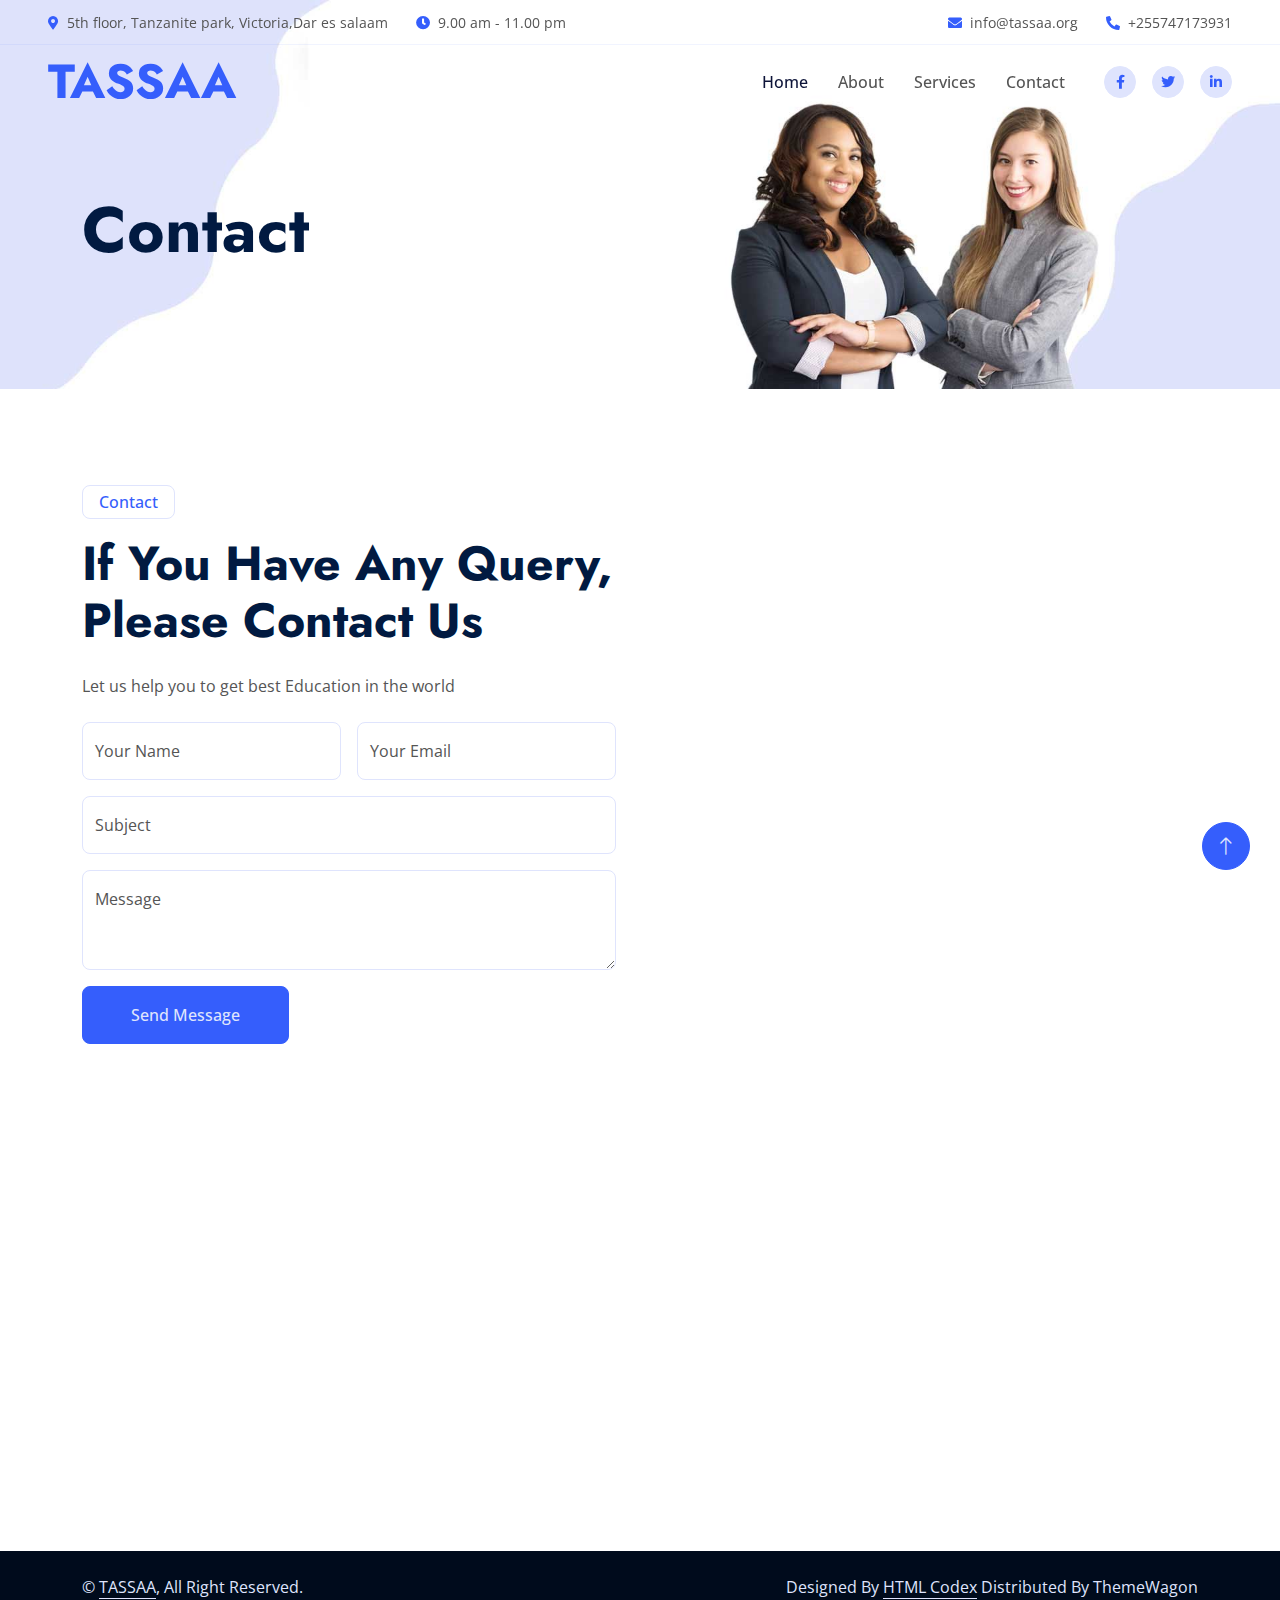
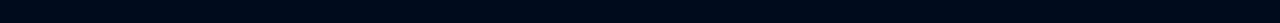
<file: contact.html>
<!DOCTYPE html>
<html lang="en">

<head>
    <meta charset="utf-8">
    <title>TASSAA - Tanzania Students Study Abroad Association</title>
    <meta content="width=device-width, initial-scale=1.0" name="viewport">
    <meta content="" name="keywords">
    <meta content="" name="description">

    <!-- Favicon -->
    <link href="img/favicon.ico" rel="icon">

    <!-- Google Web Fonts -->
    <link rel="preconnect" href="https://fonts.googleapis.com">
    <link rel="preconnect" href="https://fonts.gstatic.com" crossorigin>
    <link
        href="https://fonts.googleapis.com/css2?family=Jost:wght@500;600;700&family=Open+Sans:wght@400;500&display=swap"
        rel="stylesheet">

    <!-- Icon Font Stylesheet -->
    <link href="https://cdnjs.cloudflare.com/ajax/libs/font-awesome/5.10.0/css/all.min.css" rel="stylesheet">
    <link href="https://cdn.jsdelivr.net/npm/bootstrap-icons@1.4.1/font/bootstrap-icons.css" rel="stylesheet">

    <!-- Libraries Stylesheet -->
    <link href="lib/animate/animate.min.css" rel="stylesheet">
    <link href="lib/owlcarousel/assets/owl.carousel.min.css" rel="stylesheet">

    <!-- Customized Bootstrap Stylesheet -->
    <link href="css/bootstrap.min.css" rel="stylesheet">

    <!-- Template Stylesheet -->
    <link href="css/style.css" rel="stylesheet">
</head>

<body>
    <!-- Spinner Start -->
    <div id="spinner"
        class="show bg-white position-fixed translate-middle w-100 vh-100 top-50 start-50 d-flex align-items-center justify-content-center">
        <div class="spinner-border text-primary" role="status" style="width: 3rem; height: 3rem;"></div>
    </div>
    <!-- Spinner End -->


    <!-- Navbar Start -->
    <div class="container-fluid fixed-top px-0 wow fadeIn" data-wow-delay="0.1s">
        <div class="top-bar row gx-0 align-items-center d-none d-lg-flex">
            <div class="col-lg-6 px-5 text-start">
                <small><i class="fa fa-map-marker-alt text-primary me-2"></i>5th floor, Tanzanite  park, Victoria,Dar es salaam</small>
                <small class="ms-4"><i class="fa fa-clock text-primary me-2"></i>9.00 am - 11.00 pm</small>
            </div>
            <div class="col-lg-6 px-5 text-end">
                <small><i class="fa fa-envelope text-primary me-2"></i>info@tassaa.org</small>
                <small class="ms-4"><i class="fa fa-phone-alt text-primary me-2"></i>+255747173931</small>
            </div>
        </div>

        <nav class="navbar navbar-expand-lg navbar-light py-lg-0 px-lg-5 wow fadeIn" data-wow-delay="0.1s">
            <a href="index.html" class="navbar-brand ms-4 ms-lg-0">
                <h1 class="display-5 text-primary m-0">TASSAA</h1>
            </a>
            <button type="button" class="navbar-toggler me-4" data-bs-toggle="collapse"
                data-bs-target="#navbarCollapse">
                <span class="navbar-toggler-icon"></span>
            </button>
            <div class="collapse navbar-collapse" id="navbarCollapse">
                <div class="navbar-nav ms-auto p-4 p-lg-0">
                    <a href="index.html" class="nav-item nav-link active">Home</a>
                    <a href="about.html" class="nav-item nav-link">About</a>
                    <a href="service.html" class="nav-item nav-link">Services</a>
                    <!-- <div class="nav-item dropdown">
                        <a href="#" class="nav-link dropdown-toggle" data-bs-toggle="dropdown">Pages</a>
                        <div class="dropdown-menu border-light m-0">
                            <a href="project.html" class="dropdown-item">Projects</a>
                            <a href="feature.html" class="dropdown-item">Features</a>
                            <a href="team.html" class="dropdown-item">Team Member</a>
                            <a href="testimonial.html" class="dropdown-item">Testimonial</a>
                            <a href="404.html" class="dropdown-item">404 Page</a>
                        </div>
                    </div> -->
                    <a href="contact.html" class="nav-item nav-link">Contact</a>
                </div>
                <div class="d-none d-lg-flex ms-2">
                    <a class="btn btn-light btn-sm-square rounded-circle ms-3" href="">
                        <small class="fab fa-facebook-f text-primary"></small>
                    </a>
                    <a class="btn btn-light btn-sm-square rounded-circle ms-3" href="">
                        <small class="fab fa-twitter text-primary"></small>
                    </a>
                    <a class="btn btn-light btn-sm-square rounded-circle ms-3" href="">
                        <small class="fab fa-linkedin-in text-primary"></small>
                    </a>
                </div>
            </div>
        </nav>
    </div>
    <!-- Navbar End -->


    <!-- Page Header Start -->
    <div class="container-fluid page-header mb-5 wow fadeIn" data-wow-delay="0.1s">
        <div class="container">
            <h1 class="display-3 mb-4 animated slideInDown">Contact</h1>
            <!-- <nav aria-label="breadcrumb animated slideInDown">
                <ol class="breadcrumb mb-0">
                    <li class="breadcrumb-item"><a href="#">Home</a></li>
                    <li class="breadcrumb-item"><a href="#">Pages</a></li>
                    <li class="breadcrumb-item active" aria-current="page">Contact</li>
                </ol>
            </nav> -->
        </div>
    </div>
    <!-- Page Header End -->


    <!-- Contact Start -->
    <div class="container-xxl py-5">
        <div class="container">
            <div class="row g-5">
                <div class="col-lg-6 wow fadeIn" data-wow-delay="0.1s">
                    <p class="d-inline-block border rounded text-primary fw-semi-bold py-1 px-3">Contact</p>
                    <h1 class="display-5 mb-4">If You Have Any Query, Please Contact Us</h1>
                    <p class="mb-4">Let us help you to get best Education in the world</p>
                    <form>
                        <div class="row g-3">
                            <div class="col-md-6">
                                <div class="form-floating">
                                    <input type="text" class="form-control" id="name" placeholder="Your Name">
                                    <label for="name">Your Name</label>
                                </div>
                            </div>
                            <div class="col-md-6">
                                <div class="form-floating">
                                    <input type="email" class="form-control" id="email" placeholder="Your Email">
                                    <label for="email">Your Email</label>
                                </div>
                            </div>
                            <div class="col-12">
                                <div class="form-floating">
                                    <input type="text" class="form-control" id="subject" placeholder="Subject">
                                    <label for="subject">Subject</label>
                                </div>
                            </div>
                            <div class="col-12">
                                <div class="form-floating">
                                    <textarea class="form-control" placeholder="Leave a message here" id="message"
                                        style="height: 100px"></textarea>
                                    <label for="message">Message</label>
                                </div>
                            </div>
                            <div class="col-12">
                                <button class="btn btn-primary py-3 px-5" type="submit">Send Message</button>
                            </div>
                        </div>
                    </form>
                </div>
                <div class="col-lg-6 wow fadeIn" data-wow-delay="0.5s" style="min-height: 450px;">
                    <div class="position-relative rounded overflow-hidden h-100">
                        <div style="overflow:hidden;resize:none;max-width:100%;width:500px;height:500px;"><div id="my-map-canvas" style="height:100%; width:100%;max-width:100%;"><iframe style="height:100%;width:100%;border:0;" frameborder="0" src="https://www.google.com/maps/embed/v1/place?q=Tanzanite+park+victoria,+Dar+es+Salaam,+Tanzania&key=AIzaSyBFw0Qbyq9zTFTd-tUY6dZWTgaQzuU17R8"></iframe></div><a class="google-map-code-enabler" href="https://www.bootstrapskins.com/themes" id="grab-map-info">premium bootstrap themes</a><style>#my-map-canvas img.text-marker{max-width:none!important;background:none!important;}img{max-width:none}</style></div>
                    </div>
                </div>
            </div>
        </div>
    </div>
    <!-- Contact End -->


    <!-- Footer Start -->
    <div class="container-fluid bg-dark text-light footer mt-5 py-5 wow fadeIn" data-wow-delay="0.1s">
        <div class="container py-5">
            <div class="row g-5">
                <div class="col-lg-3 col-md-6">
                    <h4 class="text-white mb-4">Our Office</h4>
                    <p class="mb-2"><i class="fa fa-map-marker-alt me-3"></i>5th floor, Tanzanite park, Victoria,Dar es salaam</p>
                    <p class="mb-2"><i class="fa fa-phone-alt me-3"></i>+255747173931</p>
                    <p class="mb-2"><i class="fa fa-envelope me-3"></i>info@tassaa.org</p>
                    <div class="d-flex pt-2">
                        <a class="btn btn-square btn-outline-light rounded-circle me-2" href=""><i
                                class="fab fa-twitter"></i></a>
                        <a class="btn btn-square btn-outline-light rounded-circle me-2" href=""><i
                                class="fab fa-facebook-f"></i></a>
                        <a class="btn btn-square btn-outline-light rounded-circle me-2" href=""><i
                                class="fab fa-youtube"></i></a>
                        <a class="btn btn-square btn-outline-light rounded-circle me-2" href=""><i
                                class="fab fa-linkedin-in"></i></a>
                    </div>
                </div>
                <div class="col-lg-3 col-md-6">
                    <h4 class="text-white mb-4">Services</h4>
                    <a class="btn btn-link" href="">universities Application</a>
                    <a class="btn btn-link" href="">Career Guidance</a>
                    <a class="btn btn-link" href="">Visa Consultancy</a> 
                </div>
                <div class="col-lg-3 col-md-6">
                    <h4 class="text-white mb-4">Quick Links</h4>
                    <a class="btn btn-link" href="">About Us</a>
                    <a class="btn btn-link" href="">Contact Us</a>
                    <a class="btn btn-link" href="">Our Services</a>
                   
                </div>
                <div class="col-lg-3 col-md-6">
                    <h4 class="text-white mb-4">Newsletter</h4>
                    <p>Subscribe to our Newsletter.</p>
                    <div class="position-relative w-100">
                        <input class="form-control bg-white border-0 w-100 py-3 ps-4 pe-5" type="text"
                            placeholder="Your email">
                        <button type="button"
                            class="btn btn-primary py-2 position-absolute top-0 end-0 mt-2 me-2">SignUp</button>
                    </div>
                </div>
            </div>
        </div>
    </div>
    <!-- Footer End -->


    <!-- Copyright Start -->
    <div class="container-fluid copyright py-4">
        <div class="container">
            <div class="row">
                <div class="col-md-6 text-center text-md-start mb-3 mb-md-0">
                    &copy; <a class="border-bottom" href="#">TASSAA</a>, All Right Reserved.
                </div>
                <div class="col-md-6 text-center text-md-end">
                    <!--/*** This template is free as long as you keep the footer author’s credit link/attribution link/backlink. If you'd like to use the template without the footer author’s credit link/attribution link/backlink, you can purchase the Credit Removal License from "https://htmlcodex.com/credit-removal". Thank you for your support. ***/-->
                    Designed By <a class="border-bottom" href="https://htmlcodex.com">HTML Codex</a> Distributed By <a
                        href="https://themewagon.com">ThemeWagon</a>
                </div>
            </div>
        </div>
    </div>
    <!-- Copyright End -->


    <!-- Back to Top -->
    <a href="#" class="btn btn-lg btn-primary btn-lg-square rounded-circle back-to-top"><i
            class="bi bi-arrow-up"></i></a>


    <!-- JavaScript Libraries -->
    <script src="https://code.jquery.com/jquery-3.4.1.min.js"></script>
    <script src="https://cdn.jsdelivr.net/npm/bootstrap@5.0.0/dist/js/bootstrap.bundle.min.js"></script>
    <script src="lib/wow/wow.min.js"></script>
    <script src="lib/easing/easing.min.js"></script>
    <script src="lib/waypoints/waypoints.min.js"></script>
    <script src="lib/owlcarousel/owl.carousel.min.js"></script>
    <script src="lib/counterup/counterup.min.js"></script>

    <!-- Template Javascript -->
    <script src="js/main.js"></script>
</body>

</html>
</file>
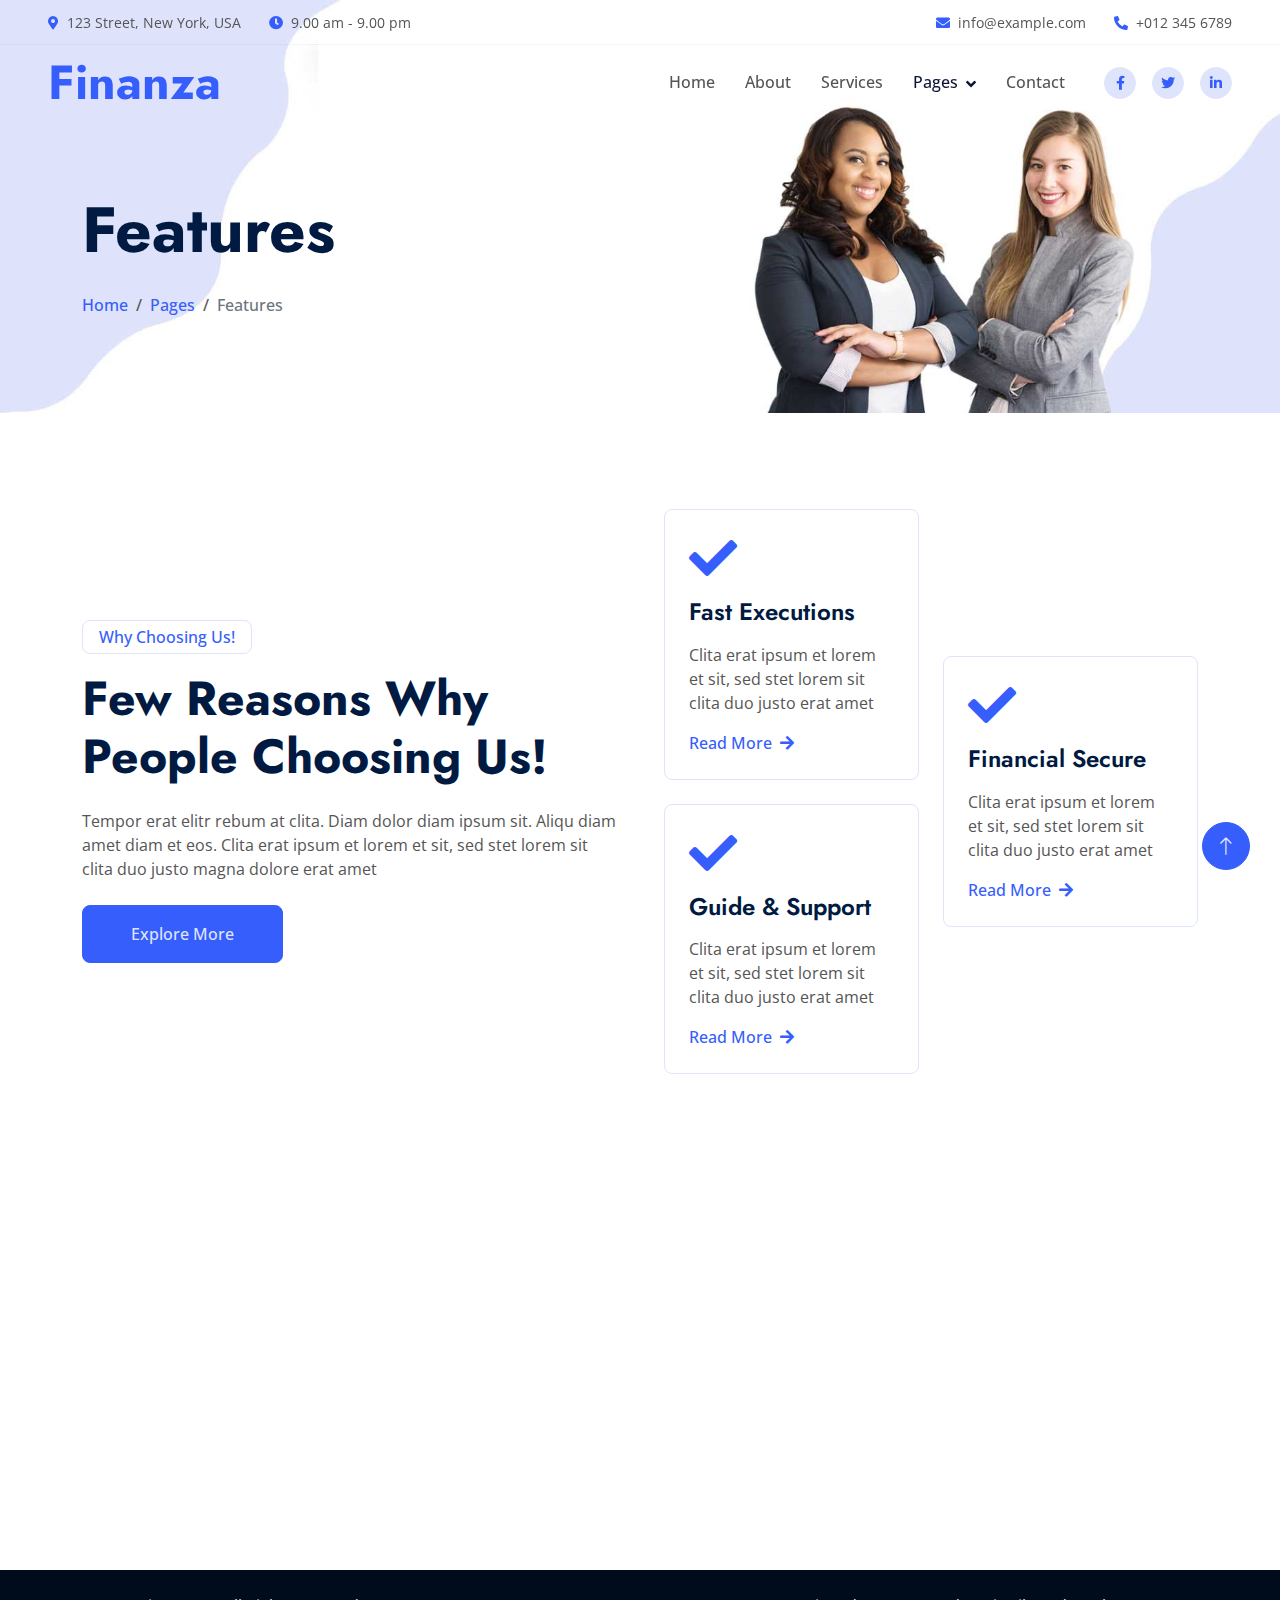
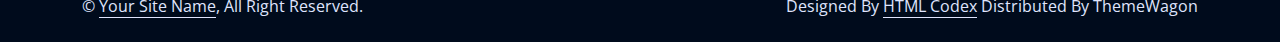
<file: feature.html>
<!DOCTYPE html>
<html lang="en">

<head>
    <meta charset="utf-8">
    <title>Finanza - Financial Services Website Template</title>
    <meta content="width=device-width, initial-scale=1.0" name="viewport">
    <meta content="" name="keywords">
    <meta content="" name="description">

    <!-- Favicon -->
    <link href="img/favicon.ico" rel="icon">

    <!-- Google Web Fonts -->
    <link rel="preconnect" href="https://fonts.googleapis.com">
    <link rel="preconnect" href="https://fonts.gstatic.com" crossorigin>
    <link
        href="https://fonts.googleapis.com/css2?family=Jost:wght@500;600;700&family=Open+Sans:wght@400;500&display=swap"
        rel="stylesheet">

    <!-- Icon Font Stylesheet -->
    <link href="https://cdnjs.cloudflare.com/ajax/libs/font-awesome/5.10.0/css/all.min.css" rel="stylesheet">
    <link href="https://cdn.jsdelivr.net/npm/bootstrap-icons@1.4.1/font/bootstrap-icons.css" rel="stylesheet">

    <!-- Libraries Stylesheet -->
    <link href="lib/animate/animate.min.css" rel="stylesheet">
    <link href="lib/owlcarousel/assets/owl.carousel.min.css" rel="stylesheet">

    <!-- Customized Bootstrap Stylesheet -->
    <link href="css/bootstrap.min.css" rel="stylesheet">

    <!-- Template Stylesheet -->
    <link href="css/style.css" rel="stylesheet">
</head>

<body>
    <!-- Spinner Start -->
    <div id="spinner"
        class="show bg-white position-fixed translate-middle w-100 vh-100 top-50 start-50 d-flex align-items-center justify-content-center">
        <div class="spinner-border text-primary" role="status" style="width: 3rem; height: 3rem;"></div>
    </div>
    <!-- Spinner End -->


    <!-- Navbar Start -->
    <div class="container-fluid fixed-top px-0 wow fadeIn" data-wow-delay="0.1s">
        <div class="top-bar row gx-0 align-items-center d-none d-lg-flex">
            <div class="col-lg-6 px-5 text-start">
                <small><i class="fa fa-map-marker-alt text-primary me-2"></i>123 Street, New York, USA</small>
                <small class="ms-4"><i class="fa fa-clock text-primary me-2"></i>9.00 am - 9.00 pm</small>
            </div>
            <div class="col-lg-6 px-5 text-end">
                <small><i class="fa fa-envelope text-primary me-2"></i>info@example.com</small>
                <small class="ms-4"><i class="fa fa-phone-alt text-primary me-2"></i>+012 345 6789</small>
            </div>
        </div>

        <nav class="navbar navbar-expand-lg navbar-light py-lg-0 px-lg-5 wow fadeIn" data-wow-delay="0.1s">
            <a href="index.html" class="navbar-brand ms-4 ms-lg-0">
                <h1 class="display-5 text-primary m-0">Finanza</h1>
            </a>
            <button type="button" class="navbar-toggler me-4" data-bs-toggle="collapse"
                data-bs-target="#navbarCollapse">
                <span class="navbar-toggler-icon"></span>
            </button>
            <div class="collapse navbar-collapse" id="navbarCollapse">
                <div class="navbar-nav ms-auto p-4 p-lg-0">
                    <a href="index.html" class="nav-item nav-link">Home</a>
                    <a href="about.html" class="nav-item nav-link">About</a>
                    <a href="service.html" class="nav-item nav-link">Services</a>
                    <div class="nav-item dropdown">
                        <a href="#" class="nav-link dropdown-toggle active" data-bs-toggle="dropdown">Pages</a>
                        <div class="dropdown-menu border-light m-0">
                            <a href="project.html" class="dropdown-item">Projects</a>
                            <a href="feature.html" class="dropdown-item active">Features</a>
                            <a href="team.html" class="dropdown-item">Team Member</a>
                            <a href="testimonial.html" class="dropdown-item">Testimonial</a>
                            <a href="404.html" class="dropdown-item">404 Page</a>
                        </div>
                    </div>
                    <a href="contact.html" class="nav-item nav-link">Contact</a>
                </div>
                <div class="d-none d-lg-flex ms-2">
                    <a class="btn btn-light btn-sm-square rounded-circle ms-3" href="">
                        <small class="fab fa-facebook-f text-primary"></small>
                    </a>
                    <a class="btn btn-light btn-sm-square rounded-circle ms-3" href="">
                        <small class="fab fa-twitter text-primary"></small>
                    </a>
                    <a class="btn btn-light btn-sm-square rounded-circle ms-3" href="">
                        <small class="fab fa-linkedin-in text-primary"></small>
                    </a>
                </div>
            </div>
        </nav>
    </div>
    <!-- Navbar End -->


    <!-- Page Header Start -->
    <div class="container-fluid page-header mb-5 wow fadeIn" data-wow-delay="0.1s">
        <div class="container">
            <h1 class="display-3 mb-4 animated slideInDown">Features</h1>
            <nav aria-label="breadcrumb animated slideInDown">
                <ol class="breadcrumb mb-0">
                    <li class="breadcrumb-item"><a href="#">Home</a></li>
                    <li class="breadcrumb-item"><a href="#">Pages</a></li>
                    <li class="breadcrumb-item active" aria-current="page">Features</li>
                </ol>
            </nav>
        </div>
    </div>
    <!-- Page Header End -->


    <!-- Features Start -->
    <div class="container-xxl feature py-5">
        <div class="container">
            <div class="row g-5 align-items-center">
                <div class="col-lg-6 wow fadeInUp" data-wow-delay="0.1s">
                    <p class="d-inline-block border rounded text-primary fw-semi-bold py-1 px-3">Why Choosing Us!</p>
                    <h1 class="display-5 mb-4">Few Reasons Why People Choosing Us!</h1>
                    <p class="mb-4">Tempor erat elitr rebum at clita. Diam dolor diam ipsum sit. Aliqu diam amet diam et
                        eos. Clita erat ipsum et lorem et sit, sed stet lorem sit clita duo justo magna dolore erat amet
                    </p>
                    <a class="btn btn-primary py-3 px-5" href="">Explore More</a>
                </div>
                <div class="col-lg-6">
                    <div class="row g-4 align-items-center">
                        <div class="col-md-6">
                            <div class="row g-4">
                                <div class="col-12 wow fadeIn" data-wow-delay="0.3s">
                                    <div class="feature-box border rounded p-4">
                                        <i class="fa fa-check fa-3x text-primary mb-3"></i>
                                        <h4 class="mb-3">Fast Executions</h4>
                                        <p class="mb-3">Clita erat ipsum et lorem et sit, sed stet lorem sit clita duo
                                            justo erat amet</p>
                                        <a class="fw-semi-bold" href="">Read More <i
                                                class="fa fa-arrow-right ms-1"></i></a>
                                    </div>
                                </div>
                                <div class="col-12 wow fadeIn" data-wow-delay="0.5s">
                                    <div class="feature-box border rounded p-4">
                                        <i class="fa fa-check fa-3x text-primary mb-3"></i>
                                        <h4 class="mb-3">Guide & Support</h4>
                                        <p class="mb-3">Clita erat ipsum et lorem et sit, sed stet lorem sit clita duo
                                            justo erat amet</p>
                                        <a class="fw-semi-bold" href="">Read More <i
                                                class="fa fa-arrow-right ms-1"></i></a>
                                    </div>
                                </div>
                            </div>
                        </div>
                        <div class="col-md-6 wow fadeIn" data-wow-delay="0.7s">
                            <div class="feature-box border rounded p-4">
                                <i class="fa fa-check fa-3x text-primary mb-3"></i>
                                <h4 class="mb-3">Financial Secure</h4>
                                <p class="mb-3">Clita erat ipsum et lorem et sit, sed stet lorem sit clita duo justo
                                    erat amet</p>
                                <a class="fw-semi-bold" href="">Read More <i class="fa fa-arrow-right ms-1"></i></a>
                            </div>
                        </div>
                    </div>
                </div>
            </div>
        </div>
    </div>
    <!-- Features End -->


    <!-- Footer Start -->
    <div class="container-fluid bg-dark text-light footer mt-5 py-5 wow fadeIn" data-wow-delay="0.1s">
        <div class="container py-5">
            <div class="row g-5">
                <div class="col-lg-3 col-md-6">
                    <h4 class="text-white mb-4">Our Office</h4>
                    <p class="mb-2"><i class="fa fa-map-marker-alt me-3"></i>123 Street, New York, USA</p>
                    <p class="mb-2"><i class="fa fa-phone-alt me-3"></i>+012 345 67890</p>
                    <p class="mb-2"><i class="fa fa-envelope me-3"></i>info@example.com</p>
                    <div class="d-flex pt-2">
                        <a class="btn btn-square btn-outline-light rounded-circle me-2" href=""><i
                                class="fab fa-twitter"></i></a>
                        <a class="btn btn-square btn-outline-light rounded-circle me-2" href=""><i
                                class="fab fa-facebook-f"></i></a>
                        <a class="btn btn-square btn-outline-light rounded-circle me-2" href=""><i
                                class="fab fa-youtube"></i></a>
                        <a class="btn btn-square btn-outline-light rounded-circle me-2" href=""><i
                                class="fab fa-linkedin-in"></i></a>
                    </div>
                </div>
                <div class="col-lg-3 col-md-6">
                    <h4 class="text-white mb-4">Services</h4>
                    <a class="btn btn-link" href="">Financial Planning</a>
                    <a class="btn btn-link" href="">Cash Investment</a>
                    <a class="btn btn-link" href="">Financial Consultancy</a>
                    <a class="btn btn-link" href="">Business Loans</a>
                    <a class="btn btn-link" href="">Business Analysis</a>
                </div>
                <div class="col-lg-3 col-md-6">
                    <h4 class="text-white mb-4">Quick Links</h4>
                    <a class="btn btn-link" href="">About Us</a>
                    <a class="btn btn-link" href="">Contact Us</a>
                    <a class="btn btn-link" href="">Our Services</a>
                    <a class="btn btn-link" href="">Terms & Condition</a>
                    <a class="btn btn-link" href="">Support</a>
                </div>
                <div class="col-lg-3 col-md-6">
                    <h4 class="text-white mb-4">Newsletter</h4>
                    <p>Dolor amet sit justo amet elitr clita ipsum elitr est.</p>
                    <div class="position-relative w-100">
                        <input class="form-control bg-white border-0 w-100 py-3 ps-4 pe-5" type="text"
                            placeholder="Your email">
                        <button type="button"
                            class="btn btn-primary py-2 position-absolute top-0 end-0 mt-2 me-2">SignUp</button>
                    </div>
                </div>
            </div>
        </div>
    </div>
    <!-- Footer End -->


    <!-- Copyright Start -->
    <div class="container-fluid copyright py-4">
        <div class="container">
            <div class="row">
                <div class="col-md-6 text-center text-md-start mb-3 mb-md-0">
                    &copy; <a class="border-bottom" href="#">Your Site Name</a>, All Right Reserved.
                </div>
                <div class="col-md-6 text-center text-md-end">
                    <!--/*** This template is free as long as you keep the footer author’s credit link/attribution link/backlink. If you'd like to use the template without the footer author’s credit link/attribution link/backlink, you can purchase the Credit Removal License from "https://htmlcodex.com/credit-removal". Thank you for your support. ***/-->
                    Designed By <a class="border-bottom" href="https://htmlcodex.com">HTML Codex</a> Distributed By <a
                        href="https://themewagon.com">ThemeWagon</a>
                </div>
            </div>
        </div>
    </div>
    <!-- Copyright End -->


    <!-- Back to Top -->
    <a href="#" class="btn btn-lg btn-primary btn-lg-square rounded-circle back-to-top"><i
            class="bi bi-arrow-up"></i></a>


    <!-- JavaScript Libraries -->
    <script src="https://code.jquery.com/jquery-3.4.1.min.js"></script>
    <script src="https://cdn.jsdelivr.net/npm/bootstrap@5.0.0/dist/js/bootstrap.bundle.min.js"></script>
    <script src="lib/wow/wow.min.js"></script>
    <script src="lib/easing/easing.min.js"></script>
    <script src="lib/waypoints/waypoints.min.js"></script>
    <script src="lib/owlcarousel/owl.carousel.min.js"></script>
    <script src="lib/counterup/counterup.min.js"></script>

    <!-- Template Javascript -->
    <script src="js/main.js"></script>
</body>

</html>
</file>
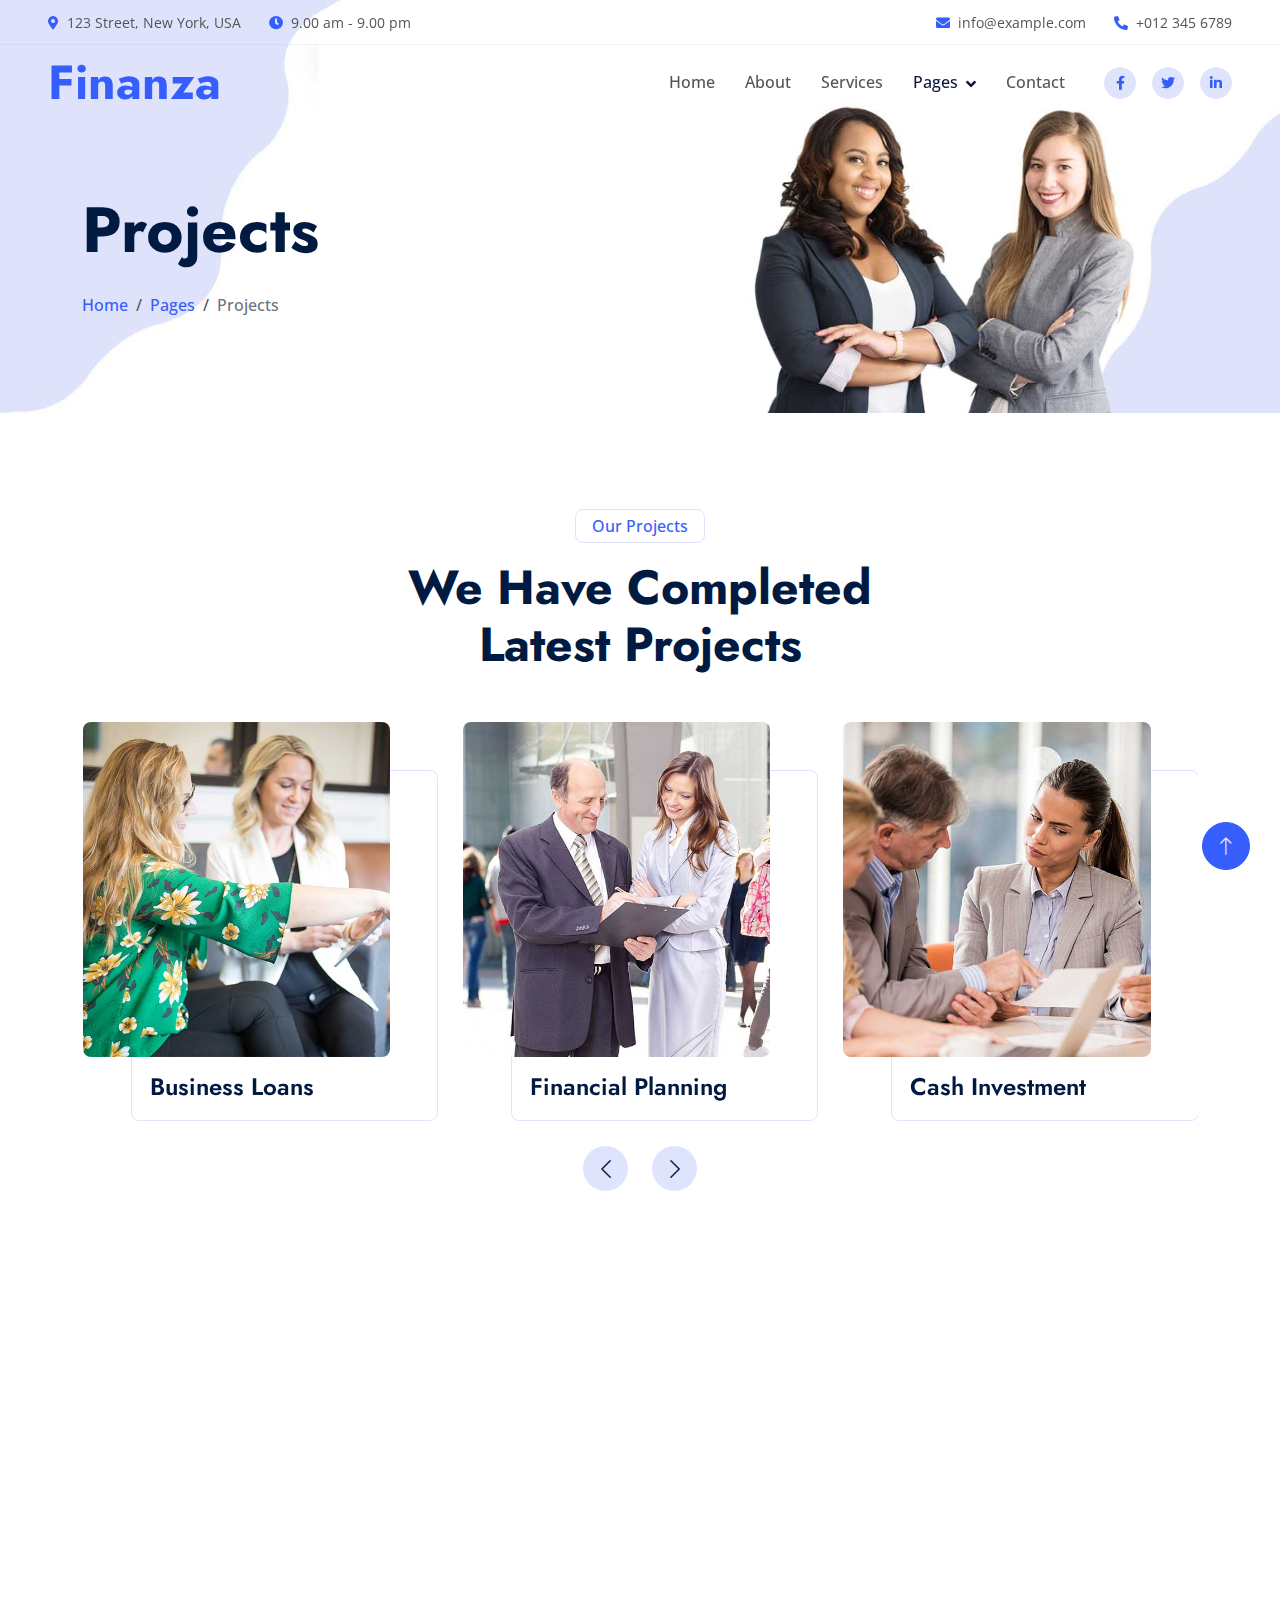
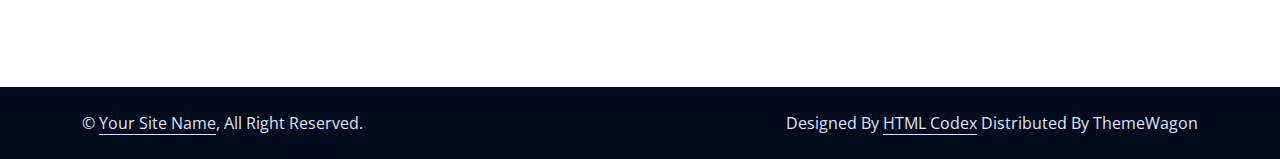
<file: project.html>
<!DOCTYPE html>
<html lang="en">

<head>
    <meta charset="utf-8">
    <title>Finanza - Financial Services Website Template</title>
    <meta content="width=device-width, initial-scale=1.0" name="viewport">
    <meta content="" name="keywords">
    <meta content="" name="description">

    <!-- Favicon -->
    <link href="img/favicon.ico" rel="icon">

    <!-- Google Web Fonts -->
    <link rel="preconnect" href="https://fonts.googleapis.com">
    <link rel="preconnect" href="https://fonts.gstatic.com" crossorigin>
    <link
        href="https://fonts.googleapis.com/css2?family=Jost:wght@500;600;700&family=Open+Sans:wght@400;500&display=swap"
        rel="stylesheet">

    <!-- Icon Font Stylesheet -->
    <link href="https://cdnjs.cloudflare.com/ajax/libs/font-awesome/5.10.0/css/all.min.css" rel="stylesheet">
    <link href="https://cdn.jsdelivr.net/npm/bootstrap-icons@1.4.1/font/bootstrap-icons.css" rel="stylesheet">

    <!-- Libraries Stylesheet -->
    <link href="lib/animate/animate.min.css" rel="stylesheet">
    <link href="lib/owlcarousel/assets/owl.carousel.min.css" rel="stylesheet">

    <!-- Customized Bootstrap Stylesheet -->
    <link href="css/bootstrap.min.css" rel="stylesheet">

    <!-- Template Stylesheet -->
    <link href="css/style.css" rel="stylesheet">
</head>

<body>
    <!-- Spinner Start -->
    <div id="spinner"
        class="show bg-white position-fixed translate-middle w-100 vh-100 top-50 start-50 d-flex align-items-center justify-content-center">
        <div class="spinner-border text-primary" role="status" style="width: 3rem; height: 3rem;"></div>
    </div>
    <!-- Spinner End -->


    <!-- Navbar Start -->
    <div class="container-fluid fixed-top px-0 wow fadeIn" data-wow-delay="0.1s">
        <div class="top-bar row gx-0 align-items-center d-none d-lg-flex">
            <div class="col-lg-6 px-5 text-start">
                <small><i class="fa fa-map-marker-alt text-primary me-2"></i>123 Street, New York, USA</small>
                <small class="ms-4"><i class="fa fa-clock text-primary me-2"></i>9.00 am - 9.00 pm</small>
            </div>
            <div class="col-lg-6 px-5 text-end">
                <small><i class="fa fa-envelope text-primary me-2"></i>info@example.com</small>
                <small class="ms-4"><i class="fa fa-phone-alt text-primary me-2"></i>+012 345 6789</small>
            </div>
        </div>

        <nav class="navbar navbar-expand-lg navbar-light py-lg-0 px-lg-5 wow fadeIn" data-wow-delay="0.1s">
            <a href="index.html" class="navbar-brand ms-4 ms-lg-0">
                <h1 class="display-5 text-primary m-0">Finanza</h1>
            </a>
            <button type="button" class="navbar-toggler me-4" data-bs-toggle="collapse"
                data-bs-target="#navbarCollapse">
                <span class="navbar-toggler-icon"></span>
            </button>
            <div class="collapse navbar-collapse" id="navbarCollapse">
                <div class="navbar-nav ms-auto p-4 p-lg-0">
                    <a href="index.html" class="nav-item nav-link">Home</a>
                    <a href="about.html" class="nav-item nav-link">About</a>
                    <a href="service.html" class="nav-item nav-link">Services</a>
                    <div class="nav-item dropdown">
                        <a href="#" class="nav-link dropdown-toggle active" data-bs-toggle="dropdown">Pages</a>
                        <div class="dropdown-menu border-light m-0">
                            <a href="project.html" class="dropdown-item active">Projects</a>
                            <a href="feature.html" class="dropdown-item">Features</a>
                            <a href="team.html" class="dropdown-item">Team Member</a>
                            <a href="testimonial.html" class="dropdown-item">Testimonial</a>
                            <a href="404.html" class="dropdown-item">404 Page</a>
                        </div>
                    </div>
                    <a href="contact.html" class="nav-item nav-link">Contact</a>
                </div>
                <div class="d-none d-lg-flex ms-2">
                    <a class="btn btn-light btn-sm-square rounded-circle ms-3" href="">
                        <small class="fab fa-facebook-f text-primary"></small>
                    </a>
                    <a class="btn btn-light btn-sm-square rounded-circle ms-3" href="">
                        <small class="fab fa-twitter text-primary"></small>
                    </a>
                    <a class="btn btn-light btn-sm-square rounded-circle ms-3" href="">
                        <small class="fab fa-linkedin-in text-primary"></small>
                    </a>
                </div>
            </div>
        </nav>
    </div>
    <!-- Navbar End -->


    <!-- Page Header Start -->
    <div class="container-fluid page-header mb-5 wow fadeIn" data-wow-delay="0.1s">
        <div class="container">
            <h1 class="display-3 mb-4 animated slideInDown">Projects</h1>
            <nav aria-label="breadcrumb animated slideInDown">
                <ol class="breadcrumb mb-0">
                    <li class="breadcrumb-item"><a href="#">Home</a></li>
                    <li class="breadcrumb-item"><a href="#">Pages</a></li>
                    <li class="breadcrumb-item active" aria-current="page">Projects</li>
                </ol>
            </nav>
        </div>
    </div>
    <!-- Page Header End -->


    <!-- Projects Start -->
    <div class="container-xxl py-5">
        <div class="container">
            <div class="text-center mx-auto wow fadeInUp" data-wow-delay="0.1s" style="max-width: 600px;">
                <p class="d-inline-block border rounded text-primary fw-semi-bold py-1 px-3">Our Projects</p>
                <h1 class="display-5 mb-5">We Have Completed Latest Projects</h1>
            </div>
            <div class="owl-carousel project-carousel wow fadeInUp" data-wow-delay="0.3s">
                <div class="project-item pe-5 pb-5">
                    <div class="project-img mb-3">
                        <img class="img-fluid rounded" src="img/service-1.jpg" alt="">
                        <a href=""><i class="fa fa-link fa-3x text-primary"></i></a>
                    </div>
                    <div class="project-title">
                        <h4 class="mb-0">Financial Planning</h4>
                    </div>
                </div>
                <div class="project-item pe-5 pb-5">
                    <div class="project-img mb-3">
                        <img class="img-fluid rounded" src="img/service-2.jpg" alt="">
                        <a href=""><i class="fa fa-link fa-3x text-primary"></i></a>
                    </div>
                    <div class="project-title">
                        <h4 class="mb-0">Cash Investment</h4>
                    </div>
                </div>
                <div class="project-item pe-5 pb-5">
                    <div class="project-img mb-3">
                        <img class="img-fluid rounded" src="img/service-3.jpg" alt="">
                        <a href=""><i class="fa fa-link fa-3x text-primary"></i></a>
                    </div>
                    <div class="project-title">
                        <h4 class="mb-0">Financial Consultancy</h4>
                    </div>
                </div>
                <div class="project-item pe-5 pb-5">
                    <div class="project-img mb-3">
                        <img class="img-fluid rounded" src="img/service-4.jpg" alt="">
                        <a href=""><i class="fa fa-link fa-3x text-primary"></i></a>
                    </div>
                    <div class="project-title">
                        <h4 class="mb-0">Business Loans</h4>
                    </div>
                </div>
            </div>
        </div>
    </div>
    <!-- Projects End -->


    <!-- Footer Start -->
    <div class="container-fluid bg-dark text-light footer mt-5 py-5 wow fadeIn" data-wow-delay="0.1s">
        <div class="container py-5">
            <div class="row g-5">
                <div class="col-lg-3 col-md-6">
                    <h4 class="text-white mb-4">Our Office</h4>
                    <p class="mb-2"><i class="fa fa-map-marker-alt me-3"></i>123 Street, New York, USA</p>
                    <p class="mb-2"><i class="fa fa-phone-alt me-3"></i>+012 345 67890</p>
                    <p class="mb-2"><i class="fa fa-envelope me-3"></i>info@example.com</p>
                    <div class="d-flex pt-2">
                        <a class="btn btn-square btn-outline-light rounded-circle me-2" href=""><i
                                class="fab fa-twitter"></i></a>
                        <a class="btn btn-square btn-outline-light rounded-circle me-2" href=""><i
                                class="fab fa-facebook-f"></i></a>
                        <a class="btn btn-square btn-outline-light rounded-circle me-2" href=""><i
                                class="fab fa-youtube"></i></a>
                        <a class="btn btn-square btn-outline-light rounded-circle me-2" href=""><i
                                class="fab fa-linkedin-in"></i></a>
                    </div>
                </div>
                <div class="col-lg-3 col-md-6">
                    <h4 class="text-white mb-4">Services</h4>
                    <a class="btn btn-link" href="">Financial Planning</a>
                    <a class="btn btn-link" href="">Cash Investment</a>
                    <a class="btn btn-link" href="">Financial Consultancy</a>
                    <a class="btn btn-link" href="">Business Loans</a>
                    <a class="btn btn-link" href="">Business Analysis</a>
                </div>
                <div class="col-lg-3 col-md-6">
                    <h4 class="text-white mb-4">Quick Links</h4>
                    <a class="btn btn-link" href="">About Us</a>
                    <a class="btn btn-link" href="">Contact Us</a>
                    <a class="btn btn-link" href="">Our Services</a>
                    <a class="btn btn-link" href="">Terms & Condition</a>
                    <a class="btn btn-link" href="">Support</a>
                </div>
                <div class="col-lg-3 col-md-6">
                    <h4 class="text-white mb-4">Newsletter</h4>
                    <p>Dolor amet sit justo amet elitr clita ipsum elitr est.</p>
                    <div class="position-relative w-100">
                        <input class="form-control bg-white border-0 w-100 py-3 ps-4 pe-5" type="text"
                            placeholder="Your email">
                        <button type="button"
                            class="btn btn-primary py-2 position-absolute top-0 end-0 mt-2 me-2">SignUp</button>
                    </div>
                </div>
            </div>
        </div>
    </div>
    <!-- Footer End -->


    <!-- Copyright Start -->
    <div class="container-fluid copyright py-4">
        <div class="container">
            <div class="row">
                <div class="col-md-6 text-center text-md-start mb-3 mb-md-0">
                    &copy; <a class="border-bottom" href="#">Your Site Name</a>, All Right Reserved.
                </div>
                <div class="col-md-6 text-center text-md-end">
                    <!--/*** This template is free as long as you keep the footer author’s credit link/attribution link/backlink. If you'd like to use the template without the footer author’s credit link/attribution link/backlink, you can purchase the Credit Removal License from "https://htmlcodex.com/credit-removal". Thank you for your support. ***/-->
                    Designed By <a class="border-bottom" href="https://htmlcodex.com">HTML Codex</a> Distributed By <a
                        href="https://themewagon.com">ThemeWagon</a>
                </div>
            </div>
        </div>
    </div>
    <!-- Copyright End -->


    <!-- Back to Top -->
    <a href="#" class="btn btn-lg btn-primary btn-lg-square rounded-circle back-to-top"><i
            class="bi bi-arrow-up"></i></a>


    <!-- JavaScript Libraries -->
    <script src="https://code.jquery.com/jquery-3.4.1.min.js"></script>
    <script src="https://cdn.jsdelivr.net/npm/bootstrap@5.0.0/dist/js/bootstrap.bundle.min.js"></script>
    <script src="lib/wow/wow.min.js"></script>
    <script src="lib/easing/easing.min.js"></script>
    <script src="lib/waypoints/waypoints.min.js"></script>
    <script src="lib/owlcarousel/owl.carousel.min.js"></script>
    <script src="lib/counterup/counterup.min.js"></script>

    <!-- Template Javascript -->
    <script src="js/main.js"></script>
</body>

</html>
</file>
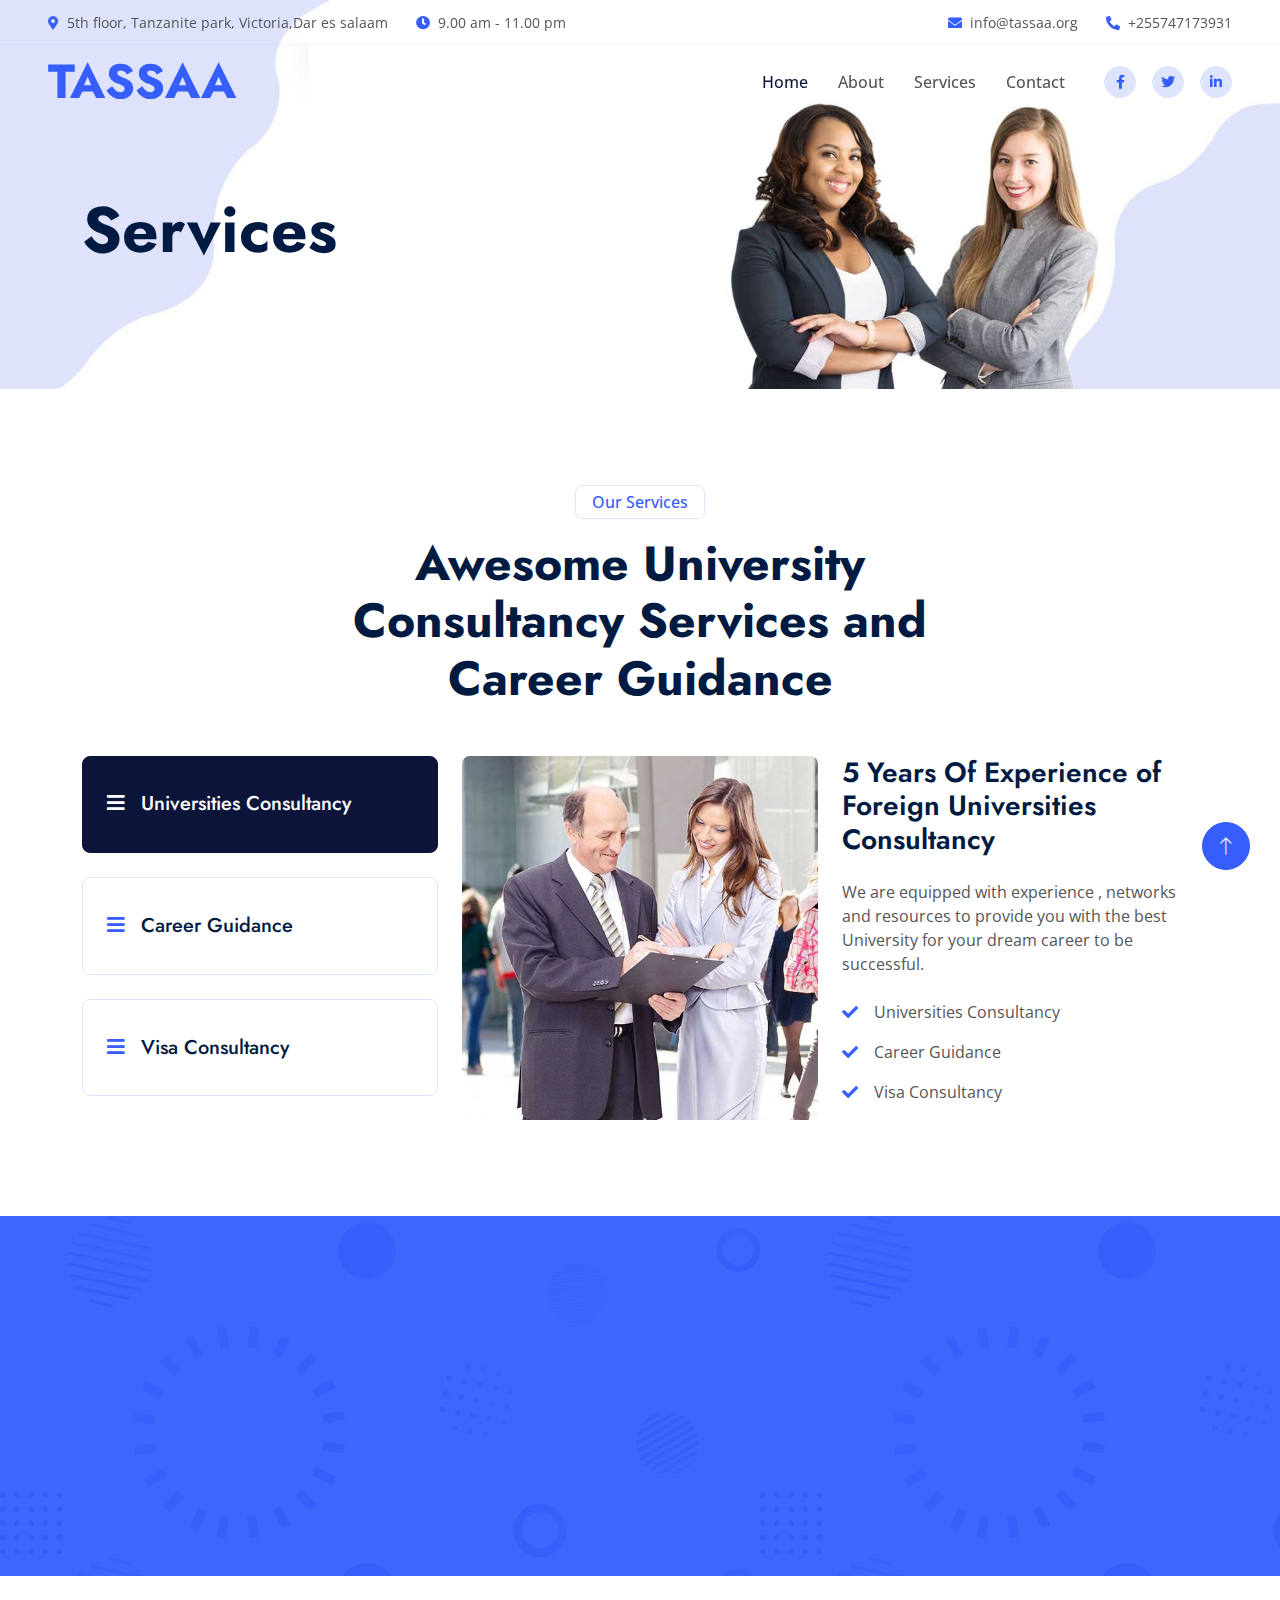
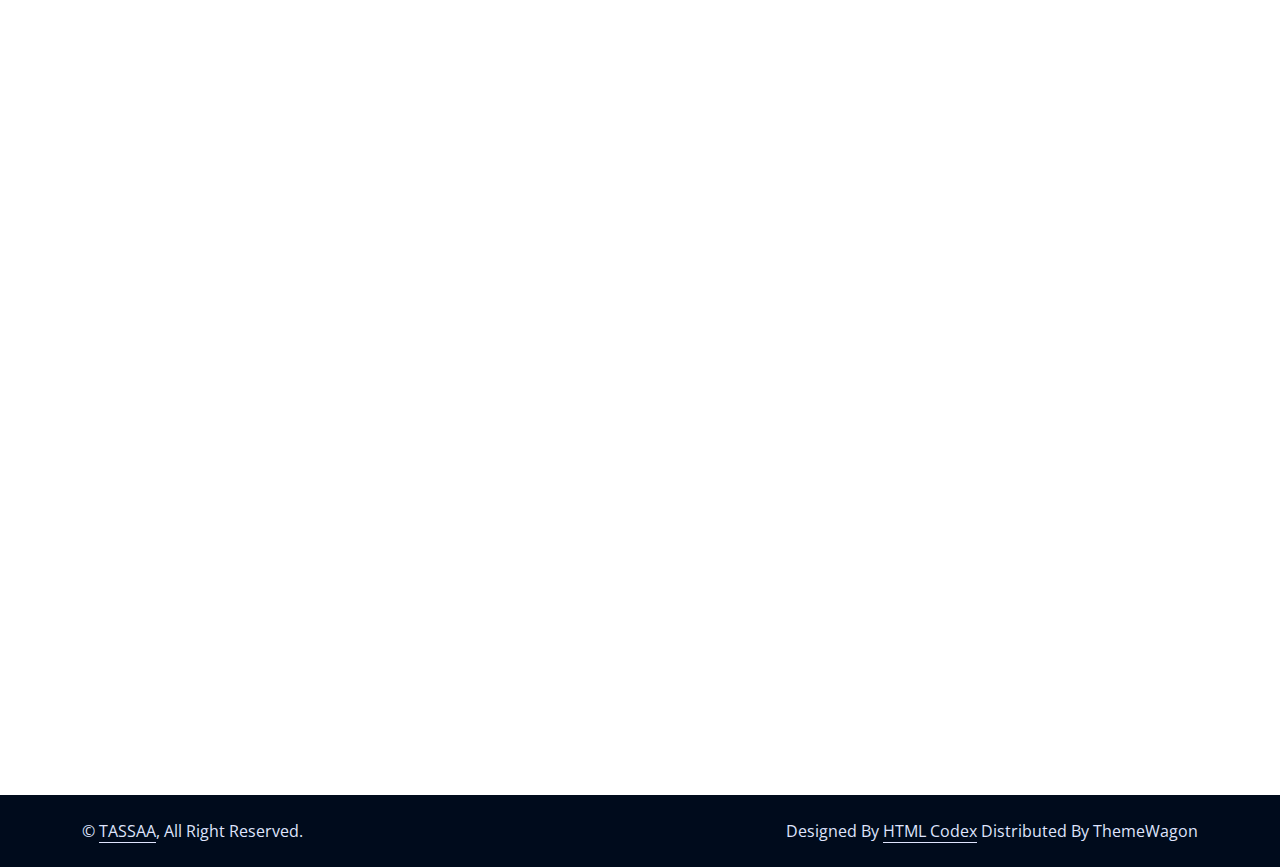
<file: service.html>
<!DOCTYPE html>
<html lang="en">

<head>
    <meta charset="utf-8">
    <title>TASSAA - Financial Services Website Template</title>
    <meta content="width=device-width, initial-scale=1.0" name="viewport">
    <meta content="" name="keywords">
    <meta content="" name="description">

    <!-- Favicon -->
    <link href="img/favicon.ico" rel="icon">

    <!-- Google Web Fonts -->
    <link rel="preconnect" href="https://fonts.googleapis.com">
    <link rel="preconnect" href="https://fonts.gstatic.com" crossorigin>
    <link
        href="https://fonts.googleapis.com/css2?family=Jost:wght@500;600;700&family=Open+Sans:wght@400;500&display=swap"
        rel="stylesheet">

    <!-- Icon Font Stylesheet -->
    <link href="https://cdnjs.cloudflare.com/ajax/libs/font-awesome/5.10.0/css/all.min.css" rel="stylesheet">
    <link href="https://cdn.jsdelivr.net/npm/bootstrap-icons@1.4.1/font/bootstrap-icons.css" rel="stylesheet">

    <!-- Libraries Stylesheet -->
    <link href="lib/animate/animate.min.css" rel="stylesheet">
    <link href="lib/owlcarousel/assets/owl.carousel.min.css" rel="stylesheet">

    <!-- Customized Bootstrap Stylesheet -->
    <link href="css/bootstrap.min.css" rel="stylesheet">

    <!-- Template Stylesheet -->
    <link href="css/style.css" rel="stylesheet">
</head>

<body>
    <!-- Spinner Start -->
    <div id="spinner"
        class="show bg-white position-fixed translate-middle w-100 vh-100 top-50 start-50 d-flex align-items-center justify-content-center">
        <div class="spinner-border text-primary" role="status" style="width: 3rem; height: 3rem;"></div>
    </div>
    <!-- Spinner End -->


    <!-- Navbar Start -->
    <div class="container-fluid fixed-top px-0 wow fadeIn" data-wow-delay="0.1s">
        <div class="top-bar row gx-0 align-items-center d-none d-lg-flex">
            <div class="col-lg-6 px-5 text-start">
                <small><i class="fa fa-map-marker-alt text-primary me-2"></i>5th floor, Tanzanite  park, Victoria,Dar es salaam</small>
                <small class="ms-4"><i class="fa fa-clock text-primary me-2"></i>9.00 am - 11.00 pm</small>
            </div>
            <div class="col-lg-6 px-5 text-end">
                <small><i class="fa fa-envelope text-primary me-2"></i>info@tassaa.org</small>
                <small class="ms-4"><i class="fa fa-phone-alt text-primary me-2"></i>+255747173931</small>
            </div>
        </div>

        <nav class="navbar navbar-expand-lg navbar-light py-lg-0 px-lg-5 wow fadeIn" data-wow-delay="0.1s">
            <a href="index.html" class="navbar-brand ms-4 ms-lg-0">
                <h1 class="display-5 text-primary m-0">TASSAA</h1>
            </a>
            <button type="button" class="navbar-toggler me-4" data-bs-toggle="collapse"
                data-bs-target="#navbarCollapse">
                <span class="navbar-toggler-icon"></span>
            </button>
            <div class="collapse navbar-collapse" id="navbarCollapse">
                <div class="navbar-nav ms-auto p-4 p-lg-0">
                    <a href="index.html" class="nav-item nav-link active">Home</a>
                    <a href="about.html" class="nav-item nav-link">About</a>
                    <a href="service.html" class="nav-item nav-link">Services</a>
                    <!-- <div class="nav-item dropdown">
                        <a href="#" class="nav-link dropdown-toggle" data-bs-toggle="dropdown">Pages</a>
                        <div class="dropdown-menu border-light m-0">
                            <a href="project.html" class="dropdown-item">Projects</a>
                            <a href="feature.html" class="dropdown-item">Features</a>
                            <a href="team.html" class="dropdown-item">Team Member</a>
                            <a href="testimonial.html" class="dropdown-item">Testimonial</a>
                            <a href="404.html" class="dropdown-item">404 Page</a>
                        </div>
                    </div> -->
                    <a href="contact.html" class="nav-item nav-link">Contact</a>
                </div>
                <div class="d-none d-lg-flex ms-2">
                    <a class="btn btn-light btn-sm-square rounded-circle ms-3" href="">
                        <small class="fab fa-facebook-f text-primary"></small>
                    </a>
                    <a class="btn btn-light btn-sm-square rounded-circle ms-3" href="">
                        <small class="fab fa-twitter text-primary"></small>
                    </a>
                    <a class="btn btn-light btn-sm-square rounded-circle ms-3" href="">
                        <small class="fab fa-linkedin-in text-primary"></small>
                    </a>
                </div>
            </div>
        </nav>
    </div>
    <!-- Navbar End -->


    <!-- Page Header Start -->
    <div class="container-fluid page-header mb-5 wow fadeIn" data-wow-delay="0.1s">
        <div class="container">
            <h1 class="display-3 mb-4 animated slideInDown">Services</h1>
            <!-- <nav aria-label="breadcrumb animated slideInDown">
                <ol class="breadcrumb mb-0">
                    <li class="breadcrumb-item"><a href="#">Home</a></li>
                    <li class="breadcrumb-item"><a href="#">Pages</a></li>
                    <li class="breadcrumb-item active" aria-current="page">Services</li>
                </ol>
            </nav> -->
        </div>
    </div>
    <!-- Page Header End -->


    <!-- Service Start -->
    <div class="container-xxl service py-5">
        <div class="container">
            <div class="text-center mx-auto wow fadeInUp" data-wow-delay="0.1s" style="max-width: 600px;">
                <p class="d-inline-block border rounded text-primary fw-semi-bold py-1 px-3">Our Services</p>
                <h1 class="display-5 mb-5">Awesome University Consultancy Services and Career Guidance</h1>
            </div>
            <div class="row g-4 wow fadeInUp" data-wow-delay="0.3s">
                <div class="col-lg-4">
                    <div class="nav nav-pills d-flex justify-content-between w-100 h-100 me-4">
                        <button class="nav-link w-100 d-flex align-items-center text-start border p-4 mb-4 active"
                            data-bs-toggle="pill" data-bs-target="#tab-pane-1" type="button">
                            <h5 class="m-0"><i class="fa fa-bars text-primary me-3"></i>Universities Consultancy</h5>
                        </button>
                        <button class="nav-link w-100 d-flex align-items-center text-start border p-4 mb-4"
                            data-bs-toggle="pill" data-bs-target="#tab-pane-2" type="button">
                            <h5 class="m-0"><i class="fa fa-bars text-primary me-3"></i>Career Guidance</h5>
                        </button>
                        <button class="nav-link w-100 d-flex align-items-center text-start border p-4 mb-4"
                            data-bs-toggle="pill" data-bs-target="#tab-pane-3" type="button">
                            <h5 class="m-0"><i class="fa fa-bars text-primary me-3"></i>Visa Consultancy</h5>
                        </button>
                        
                    </div>
                </div>
                <div class="col-lg-8">
                    <div class="tab-content w-100">
                        <div class="tab-pane fade show active" id="tab-pane-1">
                            <div class="row g-4">
                                <div class="col-md-6" style="min-height: 350px;">
                                    <div class="position-relative h-100">
                                        <img class="position-absolute rounded w-100 h-100" src="img/service-1.jpg"
                                            style="object-fit: cover;" alt="">
                                    </div>
                                </div>
                                <div class="col-md-6">
                                    <h3 class="mb-4">5 Years Of Experience of Foreign Universities Consultancy</h3>
                                    <p class="mb-4">We are equipped with experience , networks and resources to provide you with the best University for your dream career to be successful.</p>
                                    <p><i class="fa fa-check text-primary me-3"></i>Universities Consultancy</p>
                                    <p><i class="fa fa-check text-primary me-3"></i>Career Guidance</p>
                                    <p><i class="fa fa-check text-primary me-3"></i>Visa Consultancy</p>
                                
                                </div>
                            </div>
                        </div>
                        <div class="tab-pane fade" id="tab-pane-2">
                            <div class="row g-4">
                                <div class="col-md-6" style="min-height: 350px;">
                                    <div class="position-relative h-100">
                                        <img class="position-absolute rounded w-100 h-100" src="img/service-2.jpg"
                                            style="object-fit: cover;" alt="">
                                    </div>
                                </div>
                                <div class="col-md-6">
                                    <h3 class="mb-4">5 Years Of Experience of Foreign Universities Consultancy</h3>
                                    <p class="mb-4">We are equipped with experience , networks and resources to provide you with the best University for your dream career to be successful.</p>
                                    <p><i class="fa fa-check text-primary me-3"></i>Universities Consultancy</p>
                                    <p><i class="fa fa-check text-primary me-3"></i>Career Guidance</p>
                                    <p><i class="fa fa-check text-primary me-3"></i>Visa Consultancy</p>
                                
                                </div>
                            </div>
                        </div>
                        <div class="tab-pane fade" id="tab-pane-3">
                            <div class="row g-4">
                                <div class="col-md-6" style="min-height: 350px;">
                                    <div class="position-relative h-100">
                                        <img class="position-absolute rounded w-100 h-100" src="img/service-3.jpg"
                                            style="object-fit: cover;" alt="">
                                    </div>
                                </div>
                                <div class="col-md-6">
                                    <h3 class="mb-4">5 Years Of Experience of Foreign Universities Consultancy</h3>
                                    <p class="mb-4">We are equipped with experience , networks and resources to provide you with the best University for your dream career to be successful.</p>
                                    <p><i class="fa fa-check text-primary me-3"></i>Universities Consultancy</p>
                                    <p><i class="fa fa-check text-primary me-3"></i>Career Guidance</p>
                                    <p><i class="fa fa-check text-primary me-3"></i>Visa Consultancy</p>
                                
                                </div>
                            </div>
                        </div>
                        <div class="tab-pane fade" id="tab-pane-4">
                            <div class="row g-4">
                                <div class="col-md-6" style="min-height: 350px;">
                                    <div class="position-relative h-100">
                                        <img class="position-absolute rounded w-100 h-100" src="img/service-4.jpg"
                                            style="object-fit: cover;" alt="">
                                    </div>
                                </div>
                                <div class="col-md-6">
                                    <h3 class="mb-4">5 Years Of Experience of Foreign Universities Consultancy</h3>
                                    <p class="mb-4">We are equipped with experience , networks and resources to provide you with the best University for your dream career to be successful.</p>
                                    <p><i class="fa fa-check text-primary me-3"></i>Universities Consultancy</p>
                                    <p><i class="fa fa-check text-primary me-3"></i>Career Guidance</p>
                                    <p><i class="fa fa-check text-primary me-3"></i>Visa Consultancy</p>
                                
                                </div>
                            </div>
                        </div>
                    </div>
                </div>
            </div>
        </div>
    </div>
    <!-- Service End -->


    <!-- Callback Start -->
    <div class="container-fluid callback mt-5 py-5">
        <div class="container pt-5">
            <div class="row justify-content-center">
                <div class="col-lg-7">
                    <div class="bg-white border rounded p-4 p-sm-5 wow fadeInUp" data-wow-delay="0.5s">
                        <div class="text-center mx-auto wow fadeInUp" data-wow-delay="0.1s" style="max-width: 600px;">
                            <p class="d-inline-block border rounded text-primary fw-semi-bold py-1 px-3">Get In Touch
                            </p>
                            <h1 class="display-5 mb-5">Request A Call-Back</h1>
                        </div>
                        <div class="row g-3">
                            <div class="col-sm-6">
                                <div class="form-floating">
                                    <input type="text" class="form-control" id="name" placeholder="Your Name">
                                    <label for="name">Your Name</label>
                                </div>
                            </div>
                            <div class="col-sm-6">
                                <div class="form-floating">
                                    <input type="email" class="form-control" id="mail" placeholder="Your Email">
                                    <label for="mail">Your Email</label>
                                </div>
                            </div>
                            <div class="col-sm-6">
                                <div class="form-floating">
                                    <input type="text" class="form-control" id="mobile" placeholder="Your Mobile">
                                    <label for="mobile">Your Mobile</label>
                                </div>
                            </div>
                            <div class="col-sm-6">
                                <div class="form-floating">
                                    <input type="text" class="form-control" id="subject" placeholder="Subject">
                                    <label for="subject">Subject</label>
                                </div>
                            </div>
                            <div class="col-12">
                                <div class="form-floating">
                                    <textarea class="form-control" placeholder="Leave a message here" id="message"
                                        style="height: 100px"></textarea>
                                    <label for="message">Message</label>
                                </div>
                            </div>
                            <div class="col-12 text-center">
                                <button class="btn btn-primary w-100 py-3" type="submit">Submit Now</button>
                            </div>
                        </div>
                    </div>
                </div>
            </div>
        </div>
    </div>
    <!-- Callback End -->


    <!-- Footer Start -->
    <div class="container-fluid bg-dark text-light footer mt-5 py-5 wow fadeIn" data-wow-delay="0.1s">
        <div class="container py-5">
            <div class="row g-5">
                <div class="col-lg-3 col-md-6">
                    <h4 class="text-white mb-4">Our Office</h4>
                    <p class="mb-2"><i class="fa fa-map-marker-alt me-3"></i>5th floor, Tanzanite park, Victoria,Dar es salaam</p>
                    <p class="mb-2"><i class="fa fa-phone-alt me-3"></i>+255747173931</p>
                    <p class="mb-2"><i class="fa fa-envelope me-3"></i>info@tassaa.org</p>
                    <div class="d-flex pt-2">
                        <a class="btn btn-square btn-outline-light rounded-circle me-2" href=""><i
                                class="fab fa-twitter"></i></a>
                        <a class="btn btn-square btn-outline-light rounded-circle me-2" href=""><i
                                class="fab fa-facebook-f"></i></a>
                        <a class="btn btn-square btn-outline-light rounded-circle me-2" href=""><i
                                class="fab fa-youtube"></i></a>
                        <a class="btn btn-square btn-outline-light rounded-circle me-2" href=""><i
                                class="fab fa-linkedin-in"></i></a>
                    </div>
                </div>
                <div class="col-lg-3 col-md-6">
                    <h4 class="text-white mb-4">Services</h4>
                    <a class="btn btn-link" href="">universities Application</a>
                    <a class="btn btn-link" href="">Career Guidance</a>
                    <a class="btn btn-link" href="">Visa Consultancy</a> 
                </div>
                <div class="col-lg-3 col-md-6">
                    <h4 class="text-white mb-4">Quick Links</h4>
                    <a class="btn btn-link" href="">About Us</a>
                    <a class="btn btn-link" href="">Contact Us</a>
                    <a class="btn btn-link" href="">Our Services</a>
                    
                </div>
                <div class="col-lg-3 col-md-6">
                    <h4 class="text-white mb-4">Newsletter</h4>
                    <p>Subscribe to our Newsletter.</p>
                    <div class="position-relative w-100">
                        <input class="form-control bg-white border-0 w-100 py-3 ps-4 pe-5" type="text"
                            placeholder="Your email">
                        <button type="button"
                            class="btn btn-primary py-2 position-absolute top-0 end-0 mt-2 me-2">SignUp</button>
                    </div>
                </div>
            </div>
        </div>
    </div>
    <!-- Footer End -->


    <!-- Copyright Start -->
    <div class="container-fluid copyright py-4">
        <div class="container">
            <div class="row">
                <div class="col-md-6 text-center text-md-start mb-3 mb-md-0">
                    &copy; <a class="border-bottom" href="#">TASSAA</a>, All Right Reserved.
                </div>
                <div class="col-md-6 text-center text-md-end">
                    <!--/*** This template is free as long as you keep the footer author’s credit link/attribution link/backlink. If you'd like to use the template without the footer author’s credit link/attribution link/backlink, you can purchase the Credit Removal License from "https://htmlcodex.com/credit-removal". Thank you for your support. ***/-->
                    Designed By <a class="border-bottom" href="https://htmlcodex.com">HTML Codex</a> Distributed By <a
                        href="https://themewagon.com">ThemeWagon</a>
                </div>
            </div>
        </div>
    </div>
    <!-- Copyright End -->


    <!-- Back to Top -->
    <a href="#" class="btn btn-lg btn-primary btn-lg-square rounded-circle back-to-top"><i
            class="bi bi-arrow-up"></i></a>


    <!-- JavaScript Libraries -->
    <script src="https://code.jquery.com/jquery-3.4.1.min.js"></script>
    <script src="https://cdn.jsdelivr.net/npm/bootstrap@5.0.0/dist/js/bootstrap.bundle.min.js"></script>
    <script src="lib/wow/wow.min.js"></script>
    <script src="lib/easing/easing.min.js"></script>
    <script src="lib/waypoints/waypoints.min.js"></script>
    <script src="lib/owlcarousel/owl.carousel.min.js"></script>
    <script src="lib/counterup/counterup.min.js"></script>

    <!-- Template Javascript -->
    <script src="js/main.js"></script>
</body>

</html>
</file>
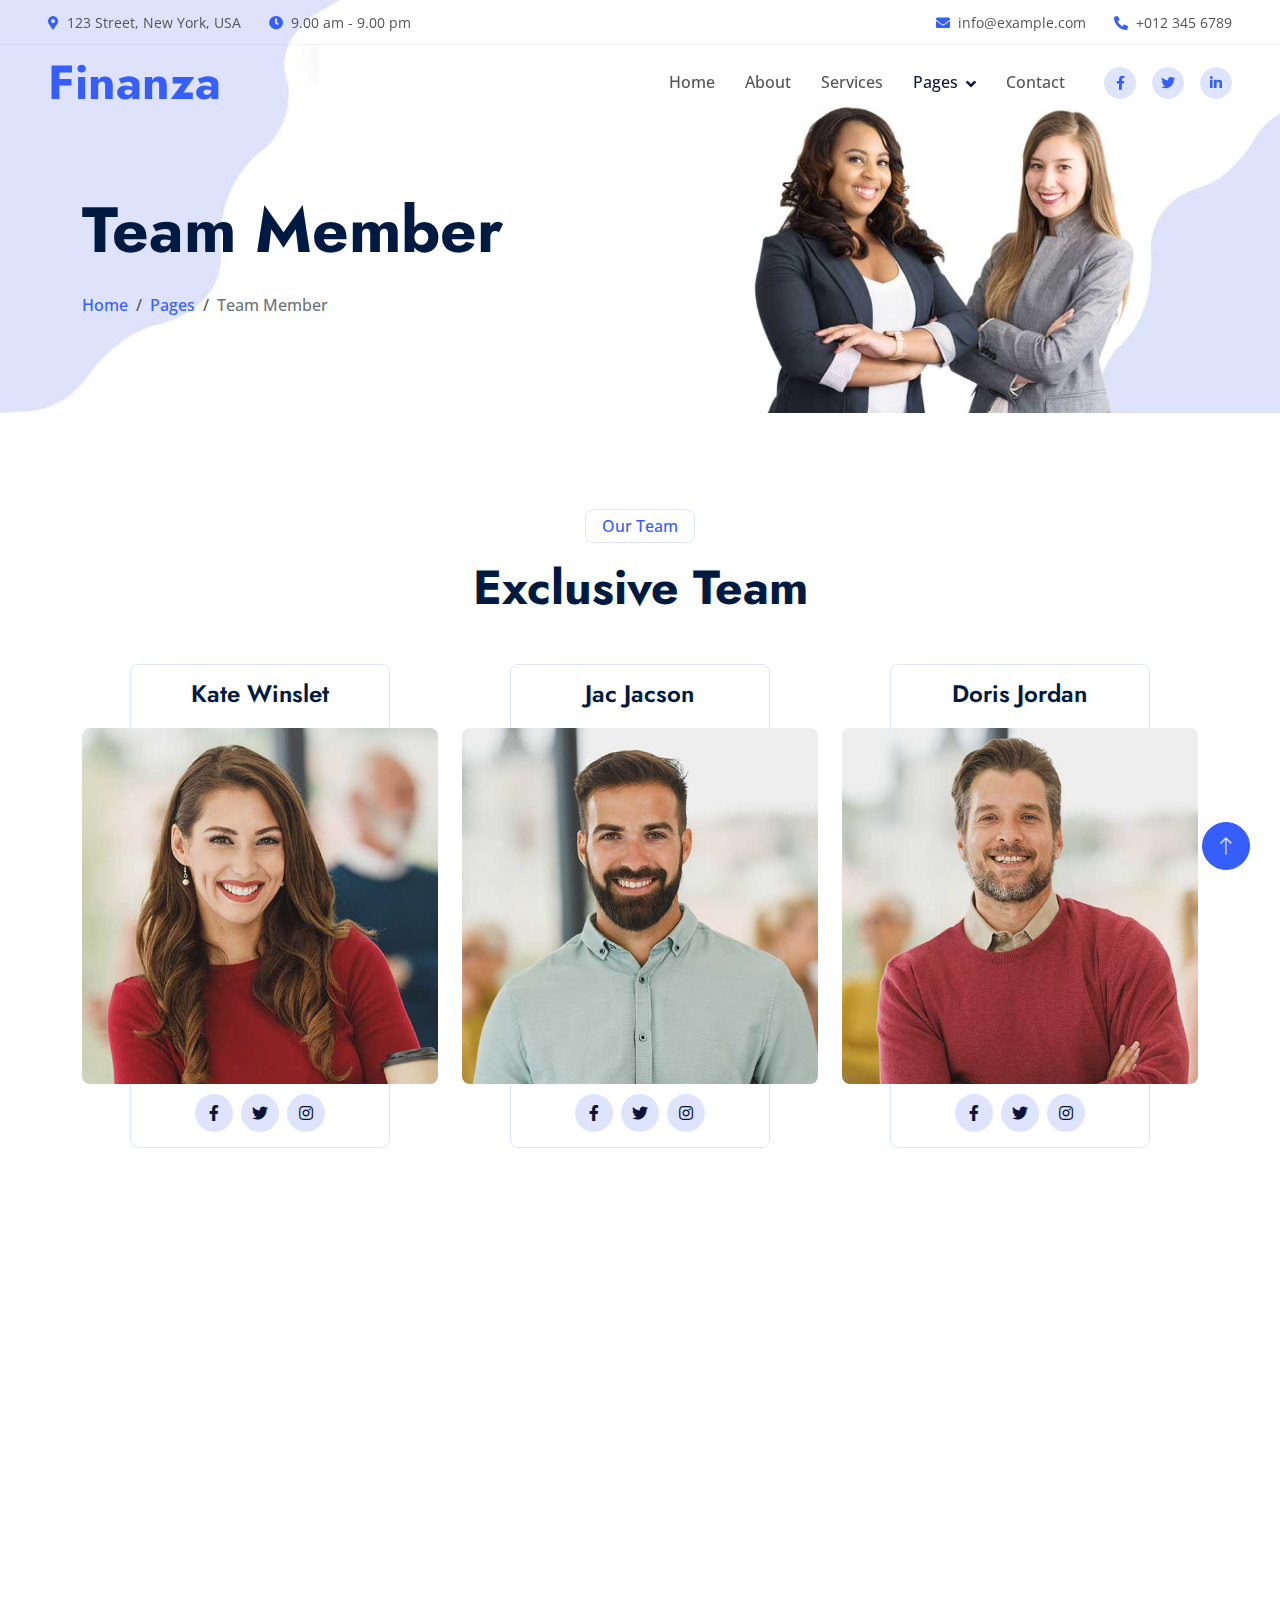
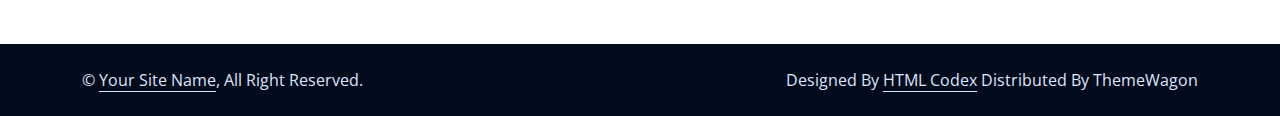
<file: team.html>
<!DOCTYPE html>
<html lang="en">

<head>
    <meta charset="utf-8">
    <title>Finanza - Financial Services Website Template</title>
    <meta content="width=device-width, initial-scale=1.0" name="viewport">
    <meta content="" name="keywords">
    <meta content="" name="description">

    <!-- Favicon -->
    <link href="img/favicon.ico" rel="icon">

    <!-- Google Web Fonts -->
    <link rel="preconnect" href="https://fonts.googleapis.com">
    <link rel="preconnect" href="https://fonts.gstatic.com" crossorigin>
    <link
        href="https://fonts.googleapis.com/css2?family=Jost:wght@500;600;700&family=Open+Sans:wght@400;500&display=swap"
        rel="stylesheet">

    <!-- Icon Font Stylesheet -->
    <link href="https://cdnjs.cloudflare.com/ajax/libs/font-awesome/5.10.0/css/all.min.css" rel="stylesheet">
    <link href="https://cdn.jsdelivr.net/npm/bootstrap-icons@1.4.1/font/bootstrap-icons.css" rel="stylesheet">

    <!-- Libraries Stylesheet -->
    <link href="lib/animate/animate.min.css" rel="stylesheet">
    <link href="lib/owlcarousel/assets/owl.carousel.min.css" rel="stylesheet">

    <!-- Customized Bootstrap Stylesheet -->
    <link href="css/bootstrap.min.css" rel="stylesheet">

    <!-- Template Stylesheet -->
    <link href="css/style.css" rel="stylesheet">
</head>

<body>
    <!-- Spinner Start -->
    <div id="spinner"
        class="show bg-white position-fixed translate-middle w-100 vh-100 top-50 start-50 d-flex align-items-center justify-content-center">
        <div class="spinner-border text-primary" role="status" style="width: 3rem; height: 3rem;"></div>
    </div>
    <!-- Spinner End -->


    <!-- Navbar Start -->
    <div class="container-fluid fixed-top px-0 wow fadeIn" data-wow-delay="0.1s">
        <div class="top-bar row gx-0 align-items-center d-none d-lg-flex">
            <div class="col-lg-6 px-5 text-start">
                <small><i class="fa fa-map-marker-alt text-primary me-2"></i>123 Street, New York, USA</small>
                <small class="ms-4"><i class="fa fa-clock text-primary me-2"></i>9.00 am - 9.00 pm</small>
            </div>
            <div class="col-lg-6 px-5 text-end">
                <small><i class="fa fa-envelope text-primary me-2"></i>info@example.com</small>
                <small class="ms-4"><i class="fa fa-phone-alt text-primary me-2"></i>+012 345 6789</small>
            </div>
        </div>

        <nav class="navbar navbar-expand-lg navbar-light py-lg-0 px-lg-5 wow fadeIn" data-wow-delay="0.1s">
            <a href="index.html" class="navbar-brand ms-4 ms-lg-0">
                <h1 class="display-5 text-primary m-0">Finanza</h1>
            </a>
            <button type="button" class="navbar-toggler me-4" data-bs-toggle="collapse"
                data-bs-target="#navbarCollapse">
                <span class="navbar-toggler-icon"></span>
            </button>
            <div class="collapse navbar-collapse" id="navbarCollapse">
                <div class="navbar-nav ms-auto p-4 p-lg-0">
                    <a href="index.html" class="nav-item nav-link">Home</a>
                    <a href="about.html" class="nav-item nav-link">About</a>
                    <a href="service.html" class="nav-item nav-link">Services</a>
                    <div class="nav-item dropdown">
                        <a href="#" class="nav-link dropdown-toggle active" data-bs-toggle="dropdown">Pages</a>
                        <div class="dropdown-menu border-light m-0">
                            <a href="project.html" class="dropdown-item">Projects</a>
                            <a href="feature.html" class="dropdown-item">Features</a>
                            <a href="team.html" class="dropdown-item active">Team Member</a>
                            <a href="testimonial.html" class="dropdown-item">Testimonial</a>
                            <a href="404.html" class="dropdown-item">404 Page</a>
                        </div>
                    </div>
                    <a href="contact.html" class="nav-item nav-link">Contact</a>
                </div>
                <div class="d-none d-lg-flex ms-2">
                    <a class="btn btn-light btn-sm-square rounded-circle ms-3" href="">
                        <small class="fab fa-facebook-f text-primary"></small>
                    </a>
                    <a class="btn btn-light btn-sm-square rounded-circle ms-3" href="">
                        <small class="fab fa-twitter text-primary"></small>
                    </a>
                    <a class="btn btn-light btn-sm-square rounded-circle ms-3" href="">
                        <small class="fab fa-linkedin-in text-primary"></small>
                    </a>
                </div>
            </div>
        </nav>
    </div>
    <!-- Navbar End -->


    <!-- Page Header Start -->
    <div class="container-fluid page-header mb-5 wow fadeIn" data-wow-delay="0.1s">
        <div class="container">
            <h1 class="display-3 mb-4 animated slideInDown">Team Member</h1>
            <nav aria-label="breadcrumb animated slideInDown">
                <ol class="breadcrumb mb-0">
                    <li class="breadcrumb-item"><a href="#">Home</a></li>
                    <li class="breadcrumb-item"><a href="#">Pages</a></li>
                    <li class="breadcrumb-item active" aria-current="page">Team Member</li>
                </ol>
            </nav>
        </div>
    </div>
    <!-- Page Header End -->


    <!-- Team Start -->
    <div class="container-xxl py-5">
        <div class="container">
            <div class="text-center mx-auto wow fadeInUp" data-wow-delay="0.1s" style="max-width: 600px;">
                <p class="d-inline-block border rounded text-primary fw-semi-bold py-1 px-3">Our Team</p>
                <h1 class="display-5 mb-5">Exclusive Team</h1>
            </div>
            <div class="row g-4">
                <div class="col-lg-4 col-md-6 wow fadeInUp" data-wow-delay="0.1s">
                    <div class="team-item">
                        <img class="img-fluid rounded" src="img/team-1.jpg" alt="">
                        <div class="team-text">
                            <h4 class="mb-0">Kate Winslet</h4>
                            <div class="team-social d-flex">
                                <a class="btn btn-square rounded-circle mx-1" href=""><i
                                        class="fab fa-facebook-f"></i></a>
                                <a class="btn btn-square rounded-circle mx-1" href=""><i class="fab fa-twitter"></i></a>
                                <a class="btn btn-square rounded-circle mx-1" href=""><i
                                        class="fab fa-instagram"></i></a>
                            </div>
                        </div>
                    </div>
                </div>
                <div class="col-lg-4 col-md-6 wow fadeInUp" data-wow-delay="0.3s">
                    <div class="team-item">
                        <img class="img-fluid rounded" src="img/team-2.jpg" alt="">
                        <div class="team-text">
                            <h4 class="mb-0">Jac Jacson</h4>
                            <div class="team-social d-flex">
                                <a class="btn btn-square rounded-circle mx-1" href=""><i
                                        class="fab fa-facebook-f"></i></a>
                                <a class="btn btn-square rounded-circle mx-1" href=""><i class="fab fa-twitter"></i></a>
                                <a class="btn btn-square rounded-circle mx-1" href=""><i
                                        class="fab fa-instagram"></i></a>
                            </div>
                        </div>
                    </div>
                </div>
                <div class="col-lg-4 col-md-6 wow fadeInUp" data-wow-delay="0.5s">
                    <div class="team-item">
                        <img class="img-fluid rounded" src="img/team-3.jpg" alt="">
                        <div class="team-text">
                            <h4 class="mb-0">Doris Jordan</h4>
                            <div class="team-social d-flex">
                                <a class="btn btn-square rounded-circle mx-1" href=""><i
                                        class="fab fa-facebook-f"></i></a>
                                <a class="btn btn-square rounded-circle mx-1" href=""><i class="fab fa-twitter"></i></a>
                                <a class="btn btn-square rounded-circle mx-1" href=""><i
                                        class="fab fa-instagram"></i></a>
                            </div>
                        </div>
                    </div>
                </div>
            </div>
        </div>
    </div>
    <!-- Team End -->


    <!-- Footer Start -->
    <div class="container-fluid bg-dark text-light footer mt-5 py-5 wow fadeIn" data-wow-delay="0.1s">
        <div class="container py-5">
            <div class="row g-5">
                <div class="col-lg-3 col-md-6">
                    <h4 class="text-white mb-4">Our Office</h4>
                    <p class="mb-2"><i class="fa fa-map-marker-alt me-3"></i>123 Street, New York, USA</p>
                    <p class="mb-2"><i class="fa fa-phone-alt me-3"></i>+012 345 67890</p>
                    <p class="mb-2"><i class="fa fa-envelope me-3"></i>info@example.com</p>
                    <div class="d-flex pt-2">
                        <a class="btn btn-square btn-outline-light rounded-circle me-2" href=""><i
                                class="fab fa-twitter"></i></a>
                        <a class="btn btn-square btn-outline-light rounded-circle me-2" href=""><i
                                class="fab fa-facebook-f"></i></a>
                        <a class="btn btn-square btn-outline-light rounded-circle me-2" href=""><i
                                class="fab fa-youtube"></i></a>
                        <a class="btn btn-square btn-outline-light rounded-circle me-2" href=""><i
                                class="fab fa-linkedin-in"></i></a>
                    </div>
                </div>
                <div class="col-lg-3 col-md-6">
                    <h4 class="text-white mb-4">Services</h4>
                    <a class="btn btn-link" href="">Financial Planning</a>
                    <a class="btn btn-link" href="">Cash Investment</a>
                    <a class="btn btn-link" href="">Financial Consultancy</a>
                    <a class="btn btn-link" href="">Business Loans</a>
                    <a class="btn btn-link" href="">Business Analysis</a>
                </div>
                <div class="col-lg-3 col-md-6">
                    <h4 class="text-white mb-4">Quick Links</h4>
                    <a class="btn btn-link" href="">About Us</a>
                    <a class="btn btn-link" href="">Contact Us</a>
                    <a class="btn btn-link" href="">Our Services</a>
                    <a class="btn btn-link" href="">Terms & Condition</a>
                    <a class="btn btn-link" href="">Support</a>
                </div>
                <div class="col-lg-3 col-md-6">
                    <h4 class="text-white mb-4">Newsletter</h4>
                    <p>Dolor amet sit justo amet elitr clita ipsum elitr est.</p>
                    <div class="position-relative w-100">
                        <input class="form-control bg-white border-0 w-100 py-3 ps-4 pe-5" type="text"
                            placeholder="Your email">
                        <button type="button"
                            class="btn btn-primary py-2 position-absolute top-0 end-0 mt-2 me-2">SignUp</button>
                    </div>
                </div>
            </div>
        </div>
    </div>
    <!-- Footer End -->


    <!-- Copyright Start -->
    <div class="container-fluid copyright py-4">
        <div class="container">
            <div class="row">
                <div class="col-md-6 text-center text-md-start mb-3 mb-md-0">
                    &copy; <a class="border-bottom" href="#">Your Site Name</a>, All Right Reserved.
                </div>
                <div class="col-md-6 text-center text-md-end">
                    <!--/*** This template is free as long as you keep the footer author’s credit link/attribution link/backlink. If you'd like to use the template without the footer author’s credit link/attribution link/backlink, you can purchase the Credit Removal License from "https://htmlcodex.com/credit-removal". Thank you for your support. ***/-->
                    Designed By <a class="border-bottom" href="https://htmlcodex.com">HTML Codex</a>  Distributed By <a
                    href="https://themewagon.com">ThemeWagon</a>
                </div>
            </div>
        </div>
    </div>
    <!-- Copyright End -->


    <!-- Back to Top -->
    <a href="#" class="btn btn-lg btn-primary btn-lg-square rounded-circle back-to-top"><i
            class="bi bi-arrow-up"></i></a>


    <!-- JavaScript Libraries -->
    <script src="https://code.jquery.com/jquery-3.4.1.min.js"></script>
    <script src="https://cdn.jsdelivr.net/npm/bootstrap@5.0.0/dist/js/bootstrap.bundle.min.js"></script>
    <script src="lib/wow/wow.min.js"></script>
    <script src="lib/easing/easing.min.js"></script>
    <script src="lib/waypoints/waypoints.min.js"></script>
    <script src="lib/owlcarousel/owl.carousel.min.js"></script>
    <script src="lib/counterup/counterup.min.js"></script>

    <!-- Template Javascript -->
    <script src="js/main.js"></script>
</body>

</html>
</file>
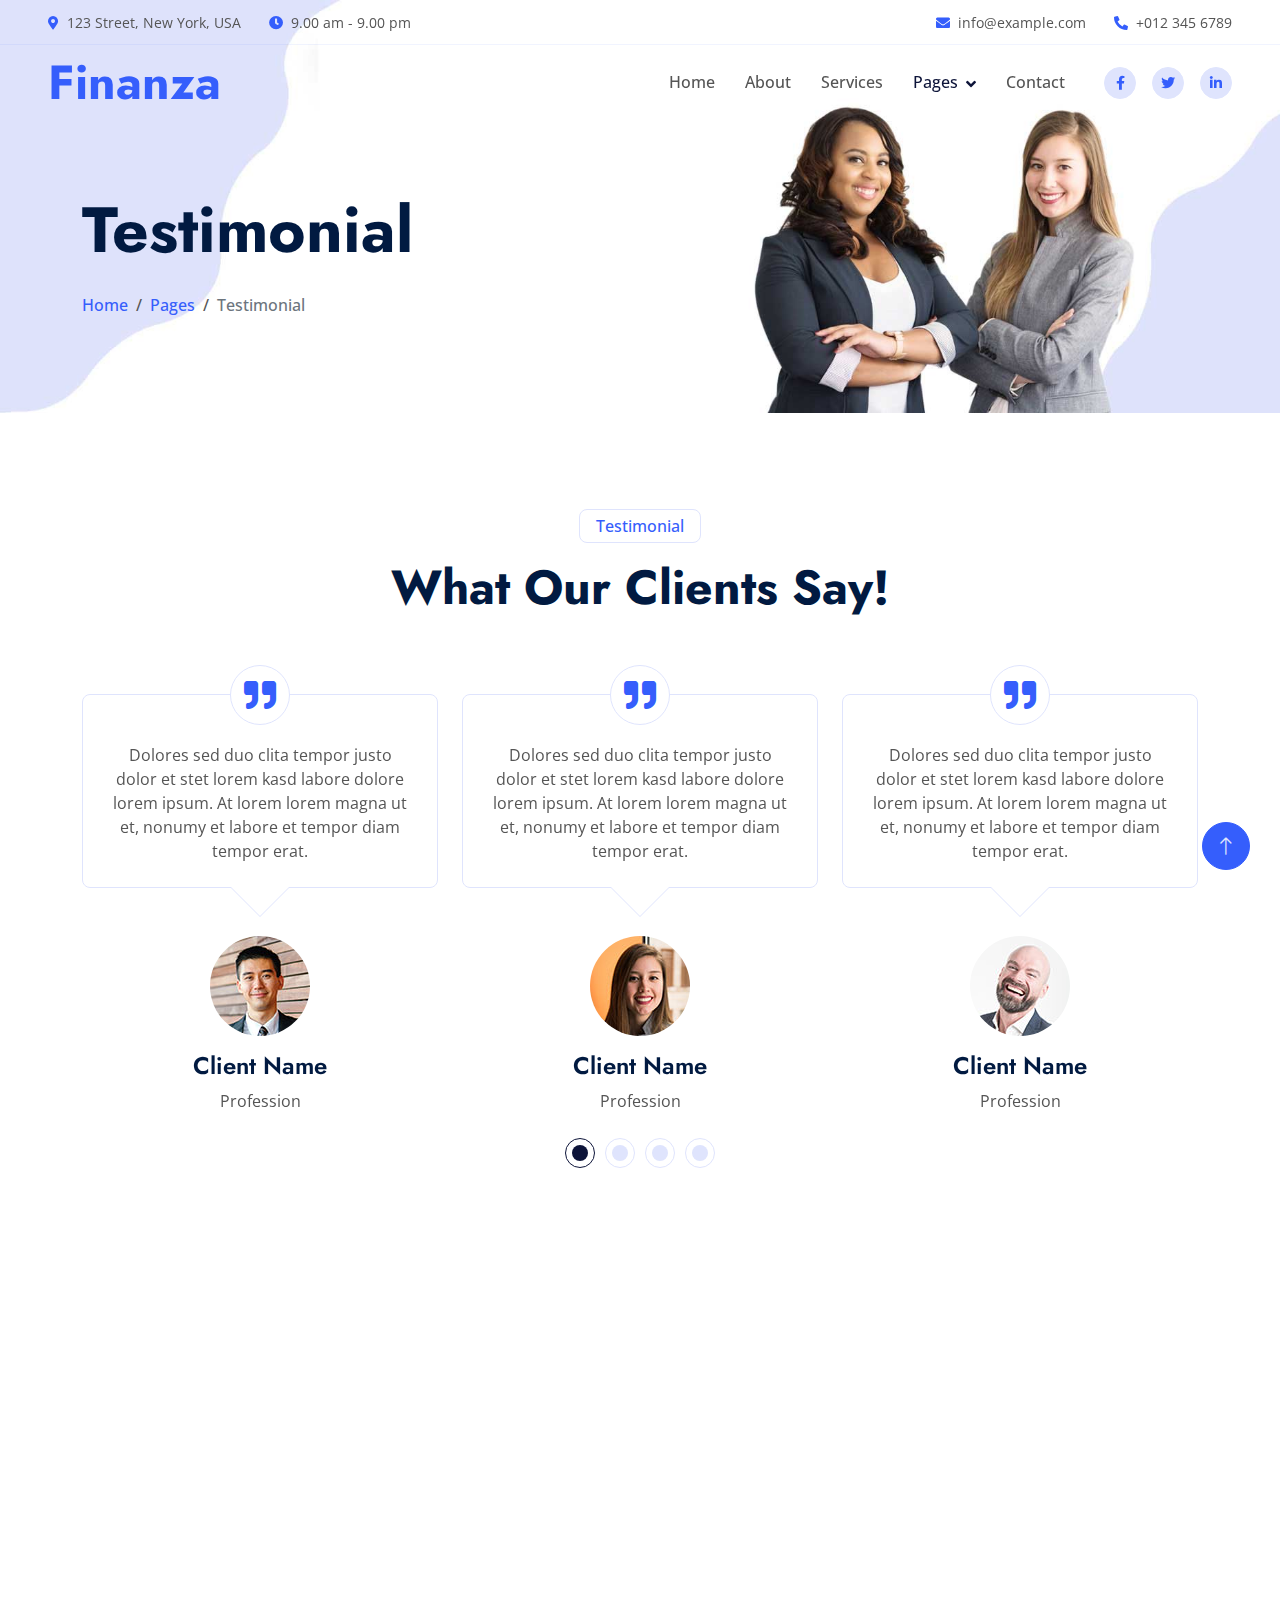
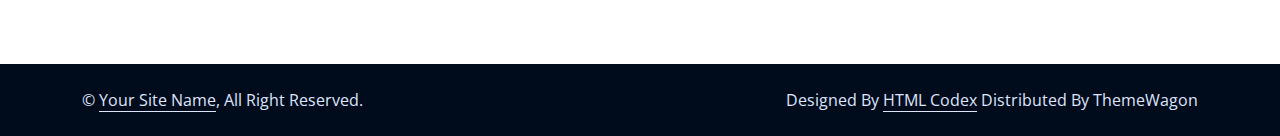
<file: testimonial.html>
<!DOCTYPE html>
<html lang="en">

<head>
    <meta charset="utf-8">
    <title>Finanza - Financial Services Website Template</title>
    <meta content="width=device-width, initial-scale=1.0" name="viewport">
    <meta content="" name="keywords">
    <meta content="" name="description">

    <!-- Favicon -->
    <link href="img/favicon.ico" rel="icon">

    <!-- Google Web Fonts -->
    <link rel="preconnect" href="https://fonts.googleapis.com">
    <link rel="preconnect" href="https://fonts.gstatic.com" crossorigin>
    <link
        href="https://fonts.googleapis.com/css2?family=Jost:wght@500;600;700&family=Open+Sans:wght@400;500&display=swap"
        rel="stylesheet">

    <!-- Icon Font Stylesheet -->
    <link href="https://cdnjs.cloudflare.com/ajax/libs/font-awesome/5.10.0/css/all.min.css" rel="stylesheet">
    <link href="https://cdn.jsdelivr.net/npm/bootstrap-icons@1.4.1/font/bootstrap-icons.css" rel="stylesheet">

    <!-- Libraries Stylesheet -->
    <link href="lib/animate/animate.min.css" rel="stylesheet">
    <link href="lib/owlcarousel/assets/owl.carousel.min.css" rel="stylesheet">

    <!-- Customized Bootstrap Stylesheet -->
    <link href="css/bootstrap.min.css" rel="stylesheet">

    <!-- Template Stylesheet -->
    <link href="css/style.css" rel="stylesheet">
</head>

<body>
    <!-- Spinner Start -->
    <div id="spinner"
        class="show bg-white position-fixed translate-middle w-100 vh-100 top-50 start-50 d-flex align-items-center justify-content-center">
        <div class="spinner-border text-primary" role="status" style="width: 3rem; height: 3rem;"></div>
    </div>
    <!-- Spinner End -->


    <!-- Navbar Start -->
    <div class="container-fluid fixed-top px-0 wow fadeIn" data-wow-delay="0.1s">
        <div class="top-bar row gx-0 align-items-center d-none d-lg-flex">
            <div class="col-lg-6 px-5 text-start">
                <small><i class="fa fa-map-marker-alt text-primary me-2"></i>123 Street, New York, USA</small>
                <small class="ms-4"><i class="fa fa-clock text-primary me-2"></i>9.00 am - 9.00 pm</small>
            </div>
            <div class="col-lg-6 px-5 text-end">
                <small><i class="fa fa-envelope text-primary me-2"></i>info@example.com</small>
                <small class="ms-4"><i class="fa fa-phone-alt text-primary me-2"></i>+012 345 6789</small>
            </div>
        </div>

        <nav class="navbar navbar-expand-lg navbar-light py-lg-0 px-lg-5 wow fadeIn" data-wow-delay="0.1s">
            <a href="index.html" class="navbar-brand ms-4 ms-lg-0">
                <h1 class="display-5 text-primary m-0">Finanza</h1>
            </a>
            <button type="button" class="navbar-toggler me-4" data-bs-toggle="collapse"
                data-bs-target="#navbarCollapse">
                <span class="navbar-toggler-icon"></span>
            </button>
            <div class="collapse navbar-collapse" id="navbarCollapse">
                <div class="navbar-nav ms-auto p-4 p-lg-0">
                    <a href="index.html" class="nav-item nav-link">Home</a>
                    <a href="about.html" class="nav-item nav-link">About</a>
                    <a href="service.html" class="nav-item nav-link">Services</a>
                    <div class="nav-item dropdown">
                        <a href="#" class="nav-link dropdown-toggle active" data-bs-toggle="dropdown">Pages</a>
                        <div class="dropdown-menu border-light m-0">
                            <a href="project.html" class="dropdown-item">Projects</a>
                            <a href="feature.html" class="dropdown-item">Features</a>
                            <a href="team.html" class="dropdown-item">Team Member</a>
                            <a href="testimonial.html" class="dropdown-item active">Testimonial</a>
                            <a href="404.html" class="dropdown-item">404 Page</a>
                        </div>
                    </div>
                    <a href="contact.html" class="nav-item nav-link">Contact</a>
                </div>
                <div class="d-none d-lg-flex ms-2">
                    <a class="btn btn-light btn-sm-square rounded-circle ms-3" href="">
                        <small class="fab fa-facebook-f text-primary"></small>
                    </a>
                    <a class="btn btn-light btn-sm-square rounded-circle ms-3" href="">
                        <small class="fab fa-twitter text-primary"></small>
                    </a>
                    <a class="btn btn-light btn-sm-square rounded-circle ms-3" href="">
                        <small class="fab fa-linkedin-in text-primary"></small>
                    </a>
                </div>
            </div>
        </nav>
    </div>
    <!-- Navbar End -->


    <!-- Page Header Start -->
    <div class="container-fluid page-header mb-5 wow fadeIn" data-wow-delay="0.1s">
        <div class="container">
            <h1 class="display-3 mb-4 animated slideInDown">Testimonial</h1>
            <nav aria-label="breadcrumb animated slideInDown">
                <ol class="breadcrumb mb-0">
                    <li class="breadcrumb-item"><a href="#">Home</a></li>
                    <li class="breadcrumb-item"><a href="#">Pages</a></li>
                    <li class="breadcrumb-item active" aria-current="page">Testimonial</li>
                </ol>
            </nav>
        </div>
    </div>
    <!-- Page Header End -->


    <!-- Testimonial Start -->
    <div class="container-xxl py-5">
        <div class="container">
            <div class="text-center mx-auto wow fadeInUp" data-wow-delay="0.1s" style="max-width: 600px;">
                <p class="d-inline-block border rounded text-primary fw-semi-bold py-1 px-3">Testimonial</p>
                <h1 class="display-5 mb-5">What Our Clients Say!</h1>
            </div>
            <div class="owl-carousel testimonial-carousel wow fadeInUp" data-wow-delay="0.3s">
                <div class="testimonial-item">
                    <div class="testimonial-text border rounded p-4 pt-5 mb-5">
                        <div class="btn-square bg-white border rounded-circle">
                            <i class="fa fa-quote-right fa-2x text-primary"></i>
                        </div>
                        Dolores sed duo clita tempor justo dolor et stet lorem kasd labore dolore lorem ipsum. At lorem
                        lorem magna ut et, nonumy et labore et tempor diam tempor erat.
                    </div>
                    <img class="rounded-circle mb-3" src="img/testimonial-1.jpg" alt="">
                    <h4>Client Name</h4>
                    <span>Profession</span>
                </div>
                <div class="testimonial-item">
                    <div class="testimonial-text border rounded p-4 pt-5 mb-5">
                        <div class="btn-square bg-white border rounded-circle">
                            <i class="fa fa-quote-right fa-2x text-primary"></i>
                        </div>
                        Dolores sed duo clita tempor justo dolor et stet lorem kasd labore dolore lorem ipsum. At lorem
                        lorem magna ut et, nonumy et labore et tempor diam tempor erat.
                    </div>
                    <img class="rounded-circle mb-3" src="img/testimonial-2.jpg" alt="">
                    <h4>Client Name</h4>
                    <span>Profession</span>
                </div>
                <div class="testimonial-item">
                    <div class="testimonial-text border rounded p-4 pt-5 mb-5">
                        <div class="btn-square bg-white border rounded-circle">
                            <i class="fa fa-quote-right fa-2x text-primary"></i>
                        </div>
                        Dolores sed duo clita tempor justo dolor et stet lorem kasd labore dolore lorem ipsum. At lorem
                        lorem magna ut et, nonumy et labore et tempor diam tempor erat.
                    </div>
                    <img class="rounded-circle mb-3" src="img/testimonial-3.jpg" alt="">
                    <h4>Client Name</h4>
                    <span>Profession</span>
                </div>
                <div class="testimonial-item">
                    <div class="testimonial-text border rounded p-4 pt-5 mb-5">
                        <div class="btn-square bg-white border rounded-circle">
                            <i class="fa fa-quote-right fa-2x text-primary"></i>
                        </div>
                        Dolores sed duo clita tempor justo dolor et stet lorem kasd labore dolore lorem ipsum. At lorem
                        lorem magna ut et, nonumy et labore et tempor diam tempor erat.
                    </div>
                    <img class="rounded-circle mb-3" src="img/testimonial-4.jpg" alt="">
                    <h4>Client Name</h4>
                    <span>Profession</span>
                </div>
            </div>
        </div>
    </div>
    <!-- Testimonial End -->


    <!-- Footer Start -->
    <div class="container-fluid bg-dark text-light footer mt-5 py-5 wow fadeIn" data-wow-delay="0.1s">
        <div class="container py-5">
            <div class="row g-5">
                <div class="col-lg-3 col-md-6">
                    <h4 class="text-white mb-4">Our Office</h4>
                    <p class="mb-2"><i class="fa fa-map-marker-alt me-3"></i>123 Street, New York, USA</p>
                    <p class="mb-2"><i class="fa fa-phone-alt me-3"></i>+012 345 67890</p>
                    <p class="mb-2"><i class="fa fa-envelope me-3"></i>info@example.com</p>
                    <div class="d-flex pt-2">
                        <a class="btn btn-square btn-outline-light rounded-circle me-2" href=""><i
                                class="fab fa-twitter"></i></a>
                        <a class="btn btn-square btn-outline-light rounded-circle me-2" href=""><i
                                class="fab fa-facebook-f"></i></a>
                        <a class="btn btn-square btn-outline-light rounded-circle me-2" href=""><i
                                class="fab fa-youtube"></i></a>
                        <a class="btn btn-square btn-outline-light rounded-circle me-2" href=""><i
                                class="fab fa-linkedin-in"></i></a>
                    </div>
                </div>
                <div class="col-lg-3 col-md-6">
                    <h4 class="text-white mb-4">Services</h4>
                    <a class="btn btn-link" href="">Financial Planning</a>
                    <a class="btn btn-link" href="">Cash Investment</a>
                    <a class="btn btn-link" href="">Financial Consultancy</a>
                    <a class="btn btn-link" href="">Business Loans</a>
                    <a class="btn btn-link" href="">Business Analysis</a>
                </div>
                <div class="col-lg-3 col-md-6">
                    <h4 class="text-white mb-4">Quick Links</h4>
                    <a class="btn btn-link" href="">About Us</a>
                    <a class="btn btn-link" href="">Contact Us</a>
                    <a class="btn btn-link" href="">Our Services</a>
                    <a class="btn btn-link" href="">Terms & Condition</a>
                    <a class="btn btn-link" href="">Support</a>
                </div>
                <div class="col-lg-3 col-md-6">
                    <h4 class="text-white mb-4">Newsletter</h4>
                    <p>Dolor amet sit justo amet elitr clita ipsum elitr est.</p>
                    <div class="position-relative w-100">
                        <input class="form-control bg-white border-0 w-100 py-3 ps-4 pe-5" type="text"
                            placeholder="Your email">
                        <button type="button"
                            class="btn btn-primary py-2 position-absolute top-0 end-0 mt-2 me-2">SignUp</button>
                    </div>
                </div>
            </div>
        </div>
    </div>
    <!-- Footer End -->


    <!-- Copyright Start -->
    <div class="container-fluid copyright py-4">
        <div class="container">
            <div class="row">
                <div class="col-md-6 text-center text-md-start mb-3 mb-md-0">
                    &copy; <a class="border-bottom" href="#">Your Site Name</a>, All Right Reserved.
                </div>
                <div class="col-md-6 text-center text-md-end">
                    <!--/*** This template is free as long as you keep the footer author’s credit link/attribution link/backlink. If you'd like to use the template without the footer author’s credit link/attribution link/backlink, you can purchase the Credit Removal License from "https://htmlcodex.com/credit-removal". Thank you for your support. ***/-->
                    Designed By <a class="border-bottom" href="https://htmlcodex.com">HTML Codex</a> Distributed By <a
                        href="https://themewagon.com">ThemeWagon</a>
                </div>
            </div>
        </div>
    </div>
    <!-- Copyright End -->


    <!-- Back to Top -->
    <a href="#" class="btn btn-lg btn-primary btn-lg-square rounded-circle back-to-top"><i
            class="bi bi-arrow-up"></i></a>


    <!-- JavaScript Libraries -->
    <script src="https://code.jquery.com/jquery-3.4.1.min.js"></script>
    <script src="https://cdn.jsdelivr.net/npm/bootstrap@5.0.0/dist/js/bootstrap.bundle.min.js"></script>
    <script src="lib/wow/wow.min.js"></script>
    <script src="lib/easing/easing.min.js"></script>
    <script src="lib/waypoints/waypoints.min.js"></script>
    <script src="lib/owlcarousel/owl.carousel.min.js"></script>
    <script src="lib/counterup/counterup.min.js"></script>

    <!-- Template Javascript -->
    <script src="js/main.js"></script>
</body>

</html>
</file>
<file: css/style.css>
/********** Template CSS **********/
:root {
    --primary: #0D1439;
    --secondary: #FBB216;
    --tertiary: #555555;
    --light: #DFE4FD;
    --dark: #011A41;
}

.back-to-top {
    position: fixed;
    display: none;
    right: 30px;
    bottom: 30px;
    z-index: 99;
}

h1,
.h1,
h2,
.h2,
.fw-bold {
    font-weight: 700 !important;
}

h3,
.h3,
h4,
.h4,
.fw-medium {
    font-weight: 600 !important;
}

h5,
.h5,
h6,
.h6,
.fw-semi-bold {
    font-weight: 500 !important;
}


/*** Spinner ***/
#spinner {
    opacity: 0;
    visibility: hidden;
    transition: opacity .5s ease-out, visibility 0s linear .5s;
    z-index: 99999;
}

#spinner.show {
    transition: opacity .5s ease-out, visibility 0s linear 0s;
    visibility: visible;
    opacity: 1;
}


/*** Button ***/
.btn {
    transition: .5s;
    font-weight: 500;
}

.btn-primary,
.btn-outline-primary:hover {
    color: var(--light);
}

.btn-square {
    width: 38px;
    height: 38px;
}

.btn-sm-square {
    width: 32px;
    height: 32px;
}

.btn-lg-square {
    width: 48px;
    height: 48px;
}

.btn-square,
.btn-sm-square,
.btn-lg-square {
    padding: 0;
    display: flex;
    align-items: center;
    justify-content: center;
    font-weight: normal;
}


/*** Navbar ***/
.fixed-top {
    transition: .5s;
}

.top-bar {
    height: 45px;
    border-bottom: 1px solid rgba(53, 94, 252, .07);
}

.navbar .dropdown-toggle::after {
    border: none;
    content: "\f107";
    font-family: "Font Awesome 5 Free";
    font-weight: 900;
    vertical-align: middle;
    margin-left: 8px;
}

.navbar .navbar-nav .nav-link {
    padding: 25px 15px;
    color: var(--tertiary);
    font-weight: 500;
    outline: none;
}

.navbar .navbar-nav .nav-link:hover,
.navbar .navbar-nav .nav-link.active {
    color: var(--primary);
}

@media (max-width: 991.98px) {
    .navbar .navbar-nav {
        margin-top: 10px;
        border-top: 1px solid rgba(0, 0, 0, .07);
        background: #FFFFFF;
    }

    .navbar .navbar-nav .nav-link {
        padding: 10px 0;
    }
}

@media (min-width: 992px) {
    .navbar .nav-item .dropdown-menu {
        display: block;
        visibility: hidden;
        top: 100%;
        transform: rotateX(-75deg);
        transform-origin: 0% 0%;
        transition: .5s;
        opacity: 0;
    }

    .navbar .nav-item:hover .dropdown-menu {
        transform: rotateX(0deg);
        visibility: visible;
        transition: .5s;
        opacity: 1;
    }
}


/*** Header ***/
.carousel-caption {
    top: 0;
    left: 0;
    right: 0;
    bottom: 0;
    display: flex;
    align-items: center;
    justify-content: center;
    text-align: start;
    z-index: 1;
}

.carousel-control-prev,
.carousel-control-next {
    width: 3rem;
}

.carousel-control-prev-icon,
.carousel-control-next-icon {
    width: 3rem;
    height: 3rem;
    background-color: var(--primary);
    border: 10px solid var(--primary);
}

.carousel-control-prev-icon {
    border-radius: 0 3rem 3rem 0;
}

.carousel-control-next-icon {
    border-radius: 3rem 0 0 3rem;
}

@media (max-width: 768px) {
    #header-carousel .carousel-item {
        position: relative;
        min-height: 450px;
    }
    
    #header-carousel .carousel-item img {
        position: absolute;
        width: 100%;
        height: 100%;
        object-fit: cover;
    }
}

.page-header {
    padding-top: 12rem;
    padding-bottom: 6rem;
    background: url(../img/header.jpg) top left no-repeat;
    background-size: cover;
}

.page-header .breadcrumb-item,
.page-header .breadcrumb-item a {
    font-weight: 500;
}

.page-header .breadcrumb-item+.breadcrumb-item::before {
    color: var(--tertiary);
}


/*** Facts ***/
.facts {
    background: linear-gradient(rgba(53, 94, 252, .95), rgba(53, 94, 252, .95)), url(../img/bg.png);
}


/*** Callback ***/
.callback {
    position: relative;
}

.callback::before {
    position: absolute;
    content: "";
    width: 100%;
    height: 50%;
    top: 0;
    left: 0;
    background: linear-gradient(rgba(53, 94, 252, .95), rgba(53, 94, 252, .95)), url(../img/bg.png);
    z-index: -1;
}


/*** Feature ***/
.feature .feature-box,
.feature .feature-box * {
    transition: .5s;
}

.feature .feature-box:hover {
    background: var(--primary);
    border-color: var(--primary) !important;
}

.feature .feature-box:hover * {
    color: #FFFFFF !important;
}


/*** Service ***/
.service .nav .nav-link {
    transition: .5s;
}

.service .nav .nav-link.active {
    border-color: var(--primary) !important;
    background: var(--primary);
}

.service .nav .nav-link.active h5 {
    color: #FFFFFF !important;
}

.service .nav .nav-link.active h5 i {
    color: #FFFFFF !important;
}


/*** Project ***/
.project-item,
.project-item .project-img {
    position: relative;
}

.project-item .project-img a {
    position: absolute;
    width: 100%;
    height: 100%;
    top: 0;
    left: 0;
    background: rgba(255, 255, 255, .5);
    display: flex;
    align-items: center;
    justify-content: center;
    border-radius: 8px;
    opacity: 0;
    transition: .5s;
}

.project-item:hover .project-img a {
    opacity: 1;
}

.project-item .project-title {
    position: absolute;
    top: 3rem;
    right: 0;
    bottom: 0;
    left: 3rem;
    border: 1px solid var(--light);
    border-radius: 8px;
    display: flex;
    align-items: flex-end;
    padding: 18px;
    z-index: -1;
    transition: .5s;
}

.project-item:hover .project-title {
    background: var(--primary);
    border-color: var(--primary);
}

.project-item .project-title h4 {
    transition: .5s;
}

.project-item:hover .project-title h4 {
    color: #FFFFFF;
}

.project-carousel .owl-nav {
    margin-top: 25px;
    display: flex;
    justify-content: center;
}

.project-carousel .owl-nav .owl-prev,
.project-carousel .owl-nav .owl-next {
    margin: 0 12px;
    width: 45px;
    height: 45px;
    display: flex;
    align-items: center;
    justify-content: center;
    color: var(--primary);
    background: var(--light);
    border-radius: 45px;
    font-size: 22px;
    transition: .5s;
}

.project-carousel .owl-nav .owl-prev:hover,
.project-carousel .owl-nav .owl-next:hover {
    background: var(--primary);
    color: var(--light);
}


/*** Team ***/
.team-item {
    position: relative;
    padding: 4rem 0;
}

.team-item img {
    position: relative;
    z-index: 2;
}

.team-item .team-text {
    position: absolute;
    top: 0;
    right: 3rem;
    bottom: 0;
    left: 3rem;
    padding: 15px;
    border: 1px solid var(--light);
    border-radius: 8px;
    display: flex;
    flex-direction: column;
    align-items: center;
    justify-content: space-between;
    transition: .5s;
    z-index: 1;
}

.team-item:hover .team-text {
    background: var(--primary);
    border-color: var(--primary);
}

.team-item .team-text h4 {
    transition: .5s;
}

.team-item:hover .team-text h4 {
    color: #FFFFFF;
}

.team-item .team-social .btn {
    background: var(--light);
    color: var(--primary);
}

.team-item:hover .team-social .btn {
    background: #FFFFFF;
}

.team-item .team-social .btn:hover {
    background: var(--primary);
    color: var(--light);
}


/*** Testimonial ***/
.testimonial-item {
    position: relative;
    text-align: center;
    padding-top: 30px;
}

.testimonial-item .testimonial-text {
    position: relative;
    text-align: center;
}

.testimonial-item .testimonial-text .btn-square {
    position: absolute;
    width: 60px;
    height: 60px;
    top: -30px;
    left: 50%;
    transform: translateX(-50%);
}

.testimonial-item .testimonial-text::before {
    position: absolute;
    content: "";
    bottom: -60px;
    left: 50%;
    transform: translateX(-50%);
    border: 30px solid;
    border-color: var(--light) transparent transparent transparent;
}

.testimonial-item .testimonial-text::after {
    position: absolute;
    content: "";
    bottom: -59px;
    left: 50%;
    transform: translateX(-50%);
    border: 30px solid;
    border-color: #FFFFFF transparent transparent transparent;
}

.testimonial-carousel .owl-item img {
    margin: 0 auto;
    width: 100px;
    height: 100px;
}

.testimonial-carousel .owl-dots {
    margin-top: 25px;
    display: flex;
    align-items: flex-end;
    justify-content: center;
}

.testimonial-carousel .owl-dot {
    position: relative;
    display: inline-block;
    margin: 0 5px;
    width: 30px;
    height: 30px;
    border: 1px solid var(--light);
    border-radius: 30px;
    transition: .5s;
}

.testimonial-carousel .owl-dot::after {
    position: absolute;
    content: "";
    width: 16px;
    height: 16px;
    top: 6px;
    left: 6px;
    border-radius: 16px;
    background: var(--light);
    transition: .5s;
}

.testimonial-carousel .owl-dot.active {
    border-color: var(--primary);
}

.testimonial-carousel .owl-dot.active::after {
    background: var(--primary);
}


/*** Footer ***/
.footer .btn.btn-link {
    display: block;
    margin-bottom: 5px;
    padding: 0;
    text-align: left;
    color: var(--light);
    font-weight: normal;
    text-transform: capitalize;
    transition: .3s;
}

.footer .btn.btn-link::before {
    position: relative;
    content: "\f105";
    font-family: "Font Awesome 5 Free";
    font-weight: 900;
    margin-right: 10px;
}

.footer .btn.btn-link:hover {
    color: var(--primary);
    letter-spacing: 1px;
    box-shadow: none;
}

.copyright {
    color: var(--light);
    background: #000B1C;
}

.copyright a {
    color: var(--light);
}

.copyright a:hover {
    color: var(--primary);
}
</file>
